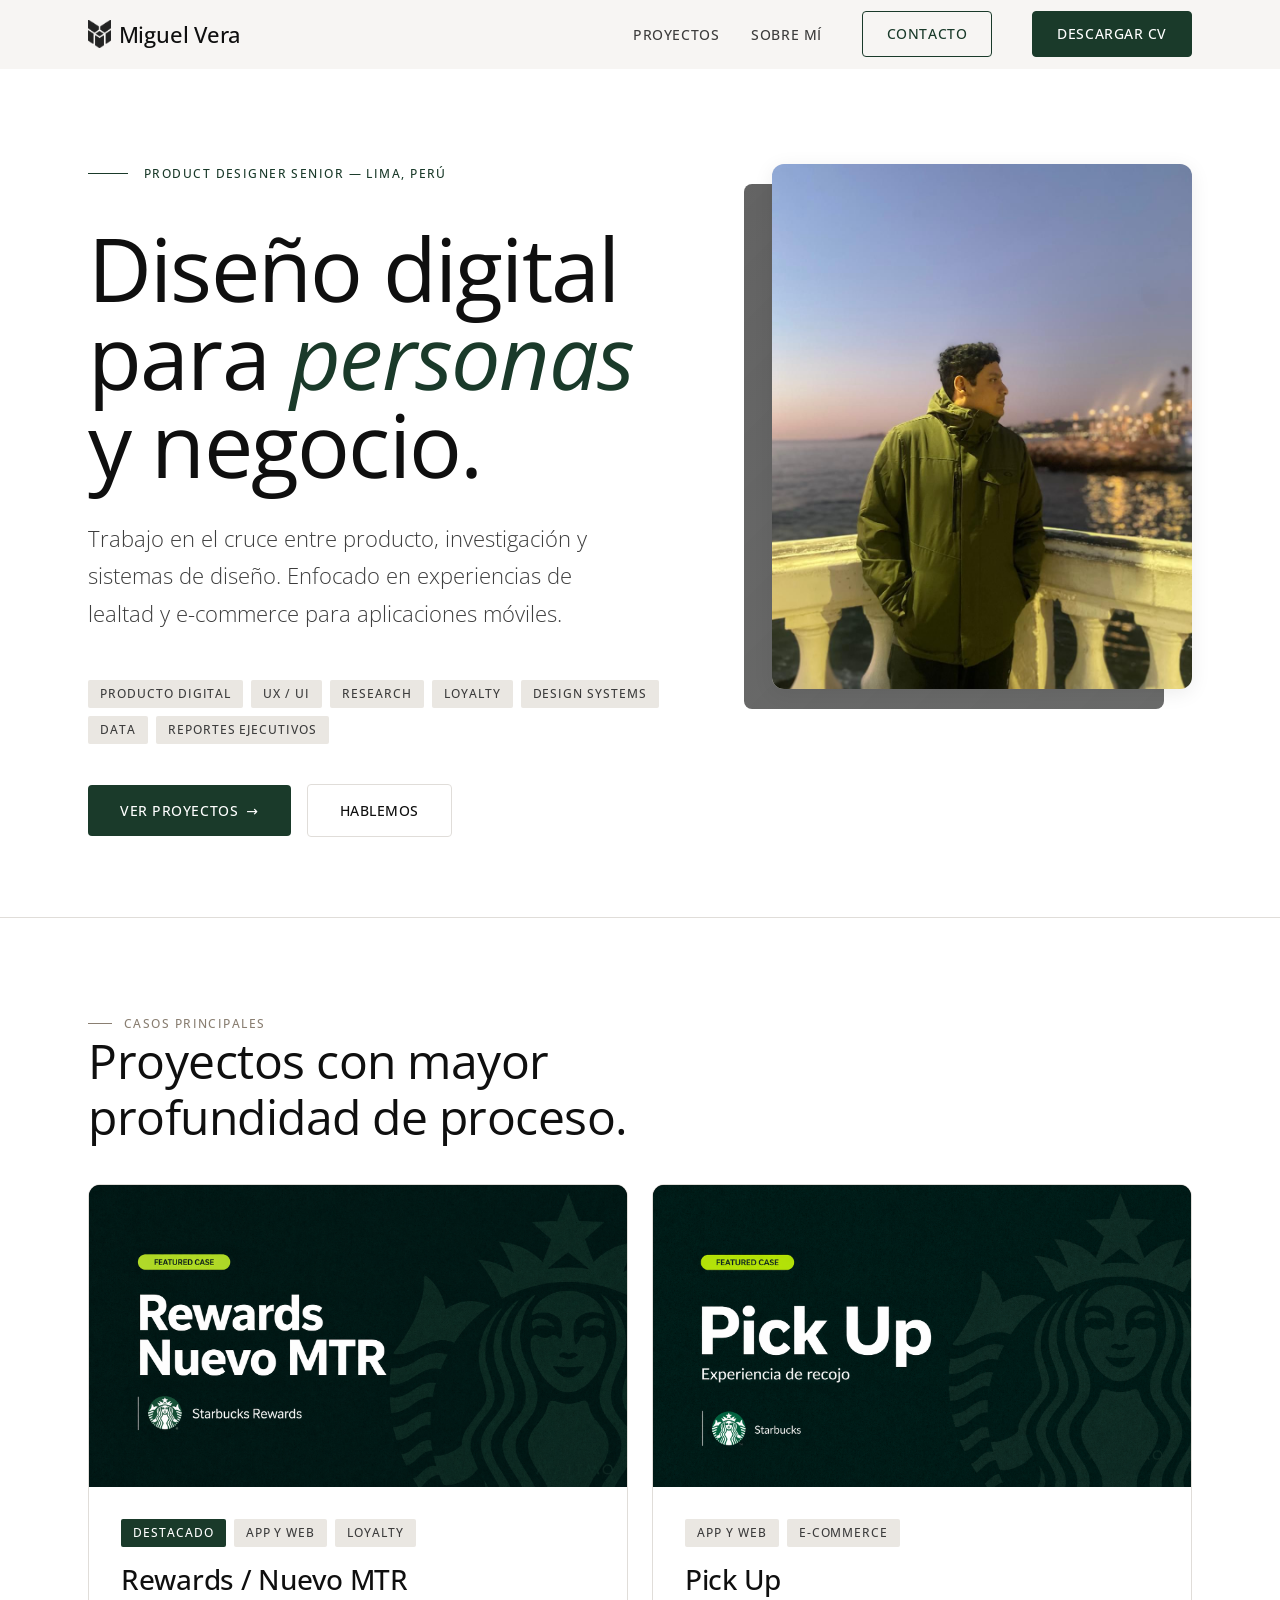
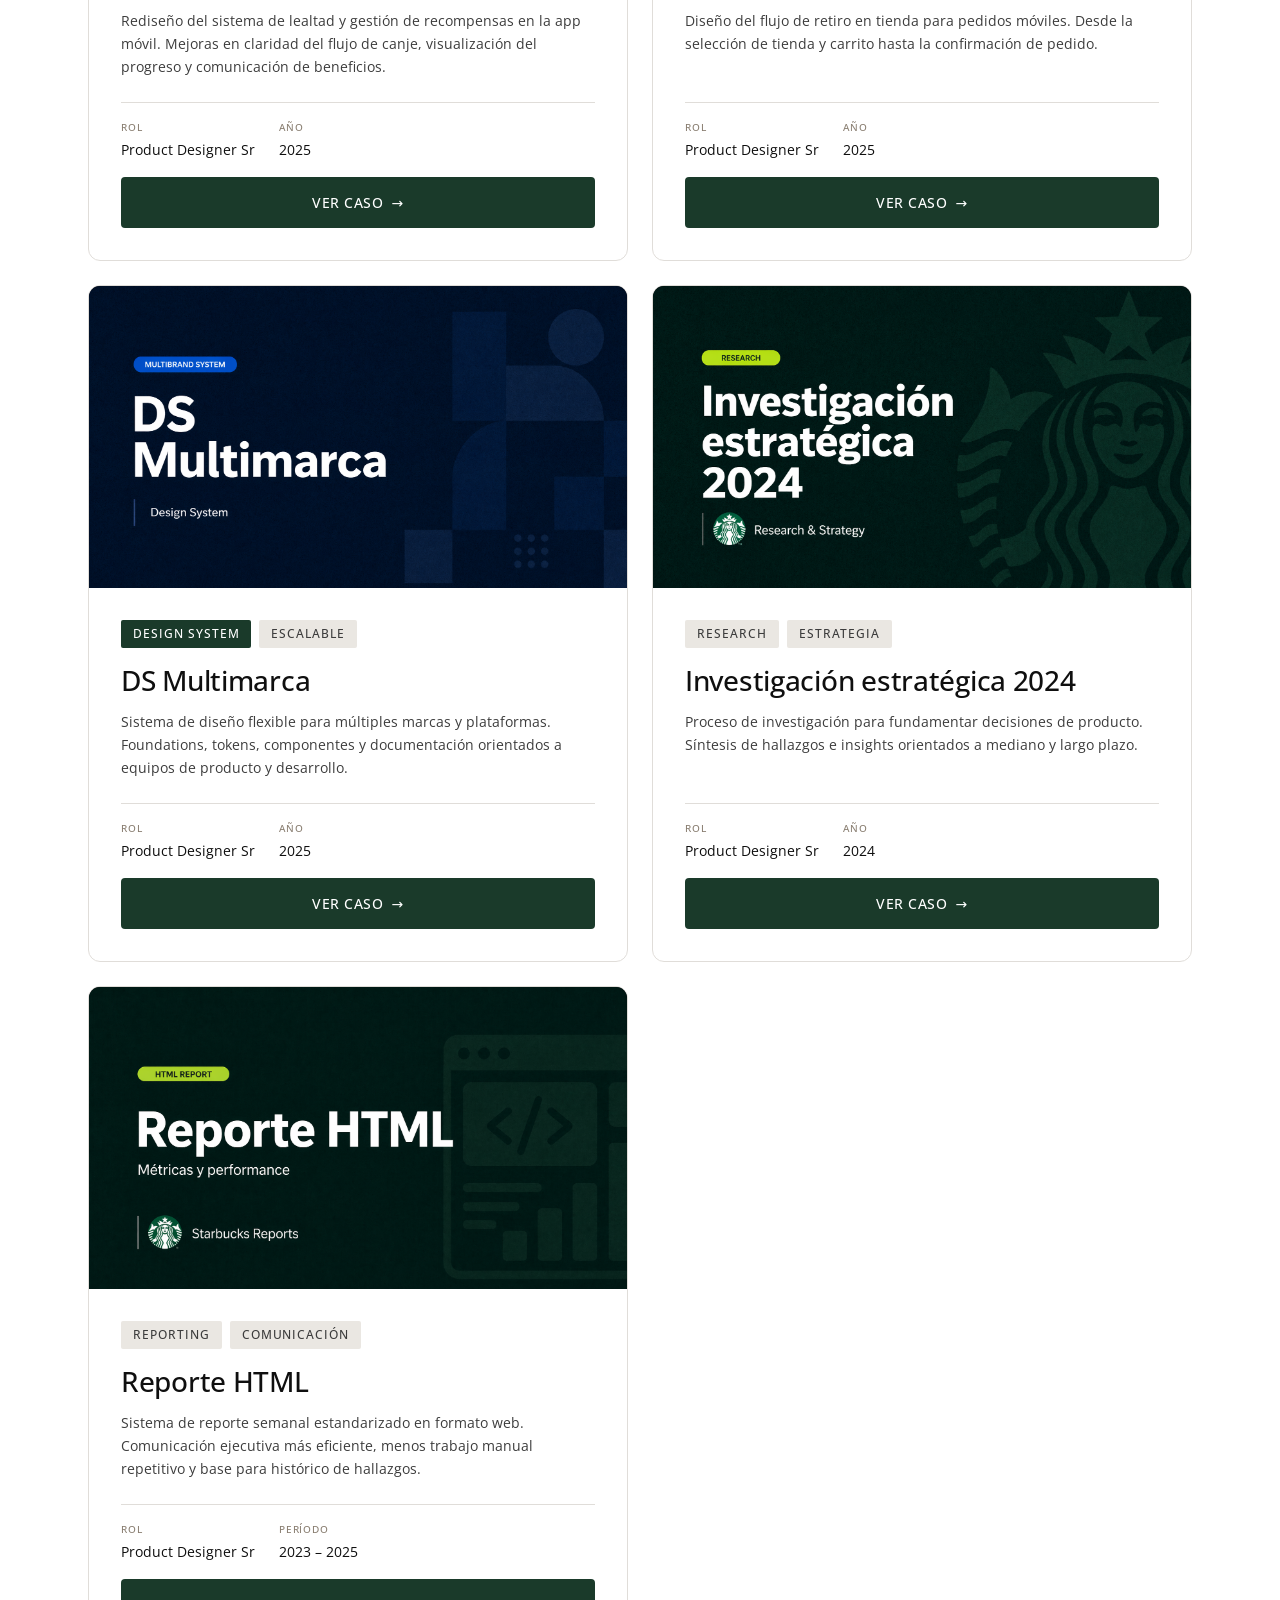
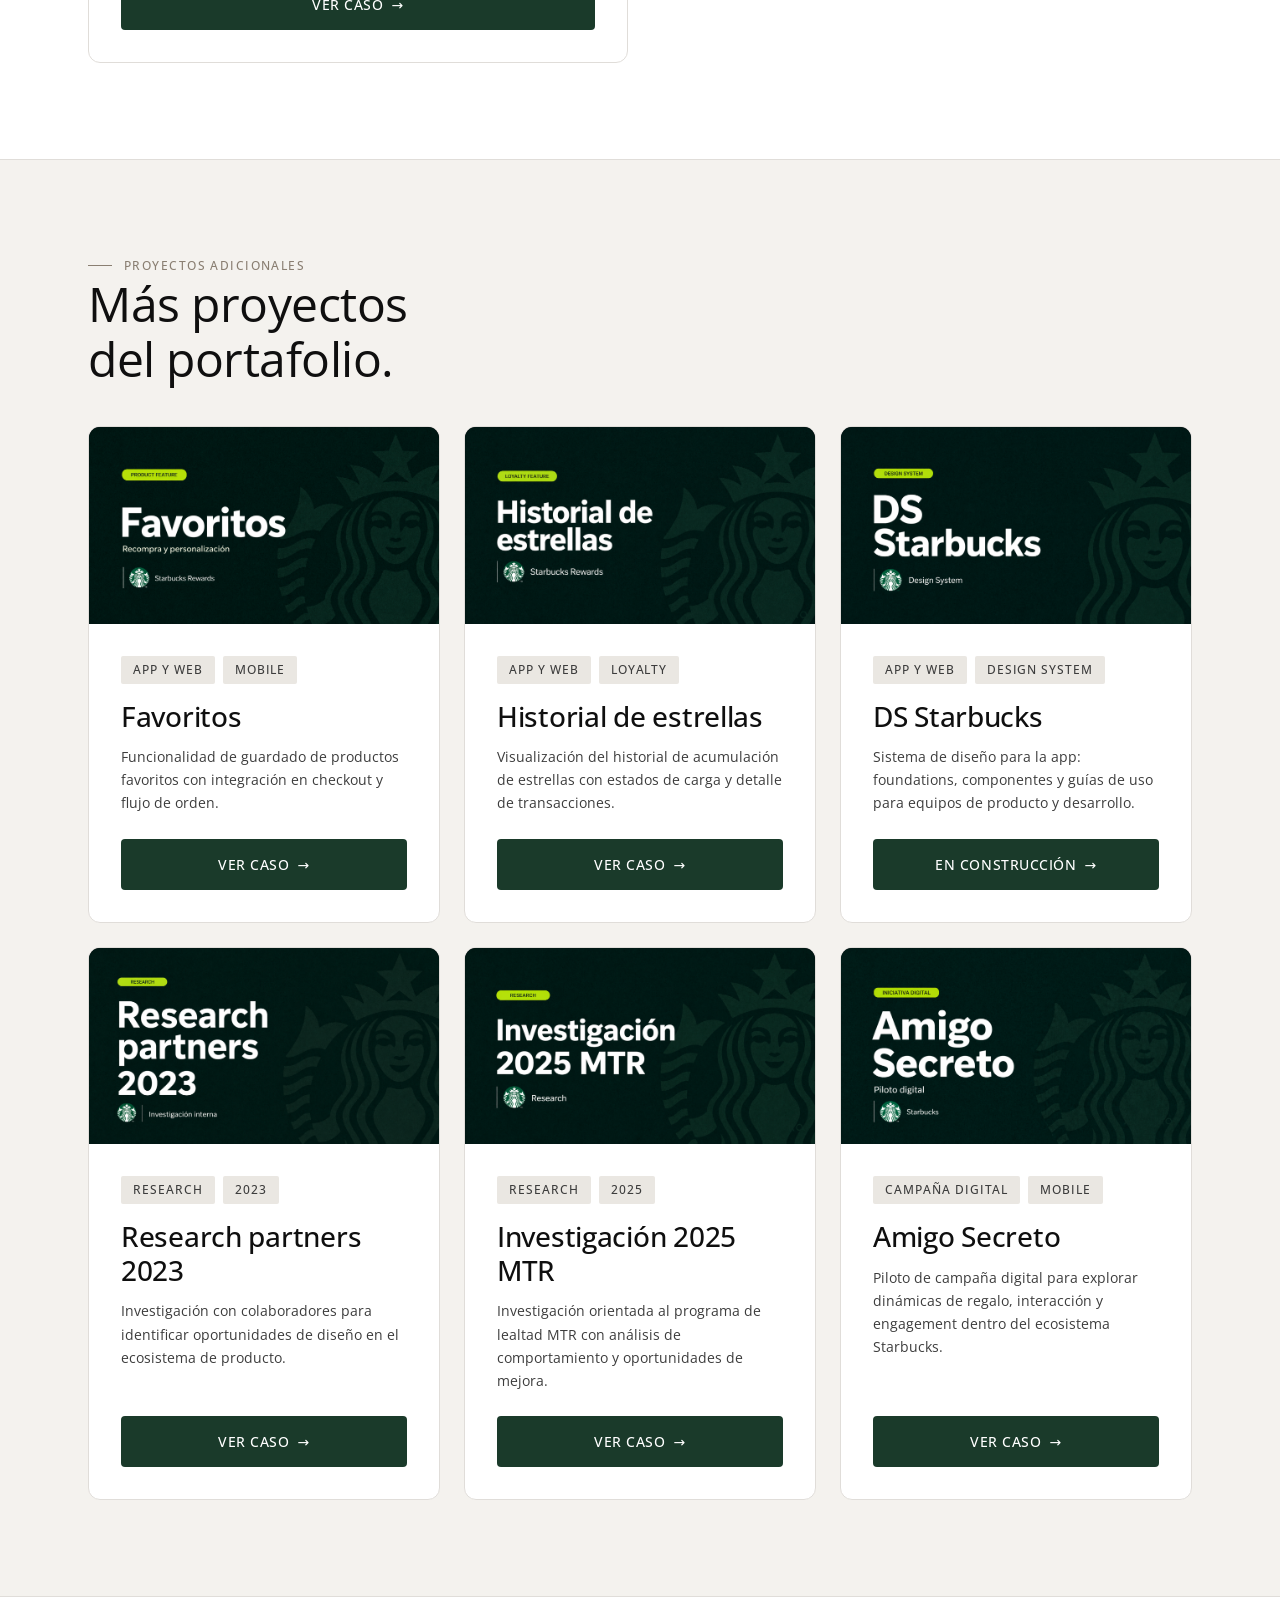
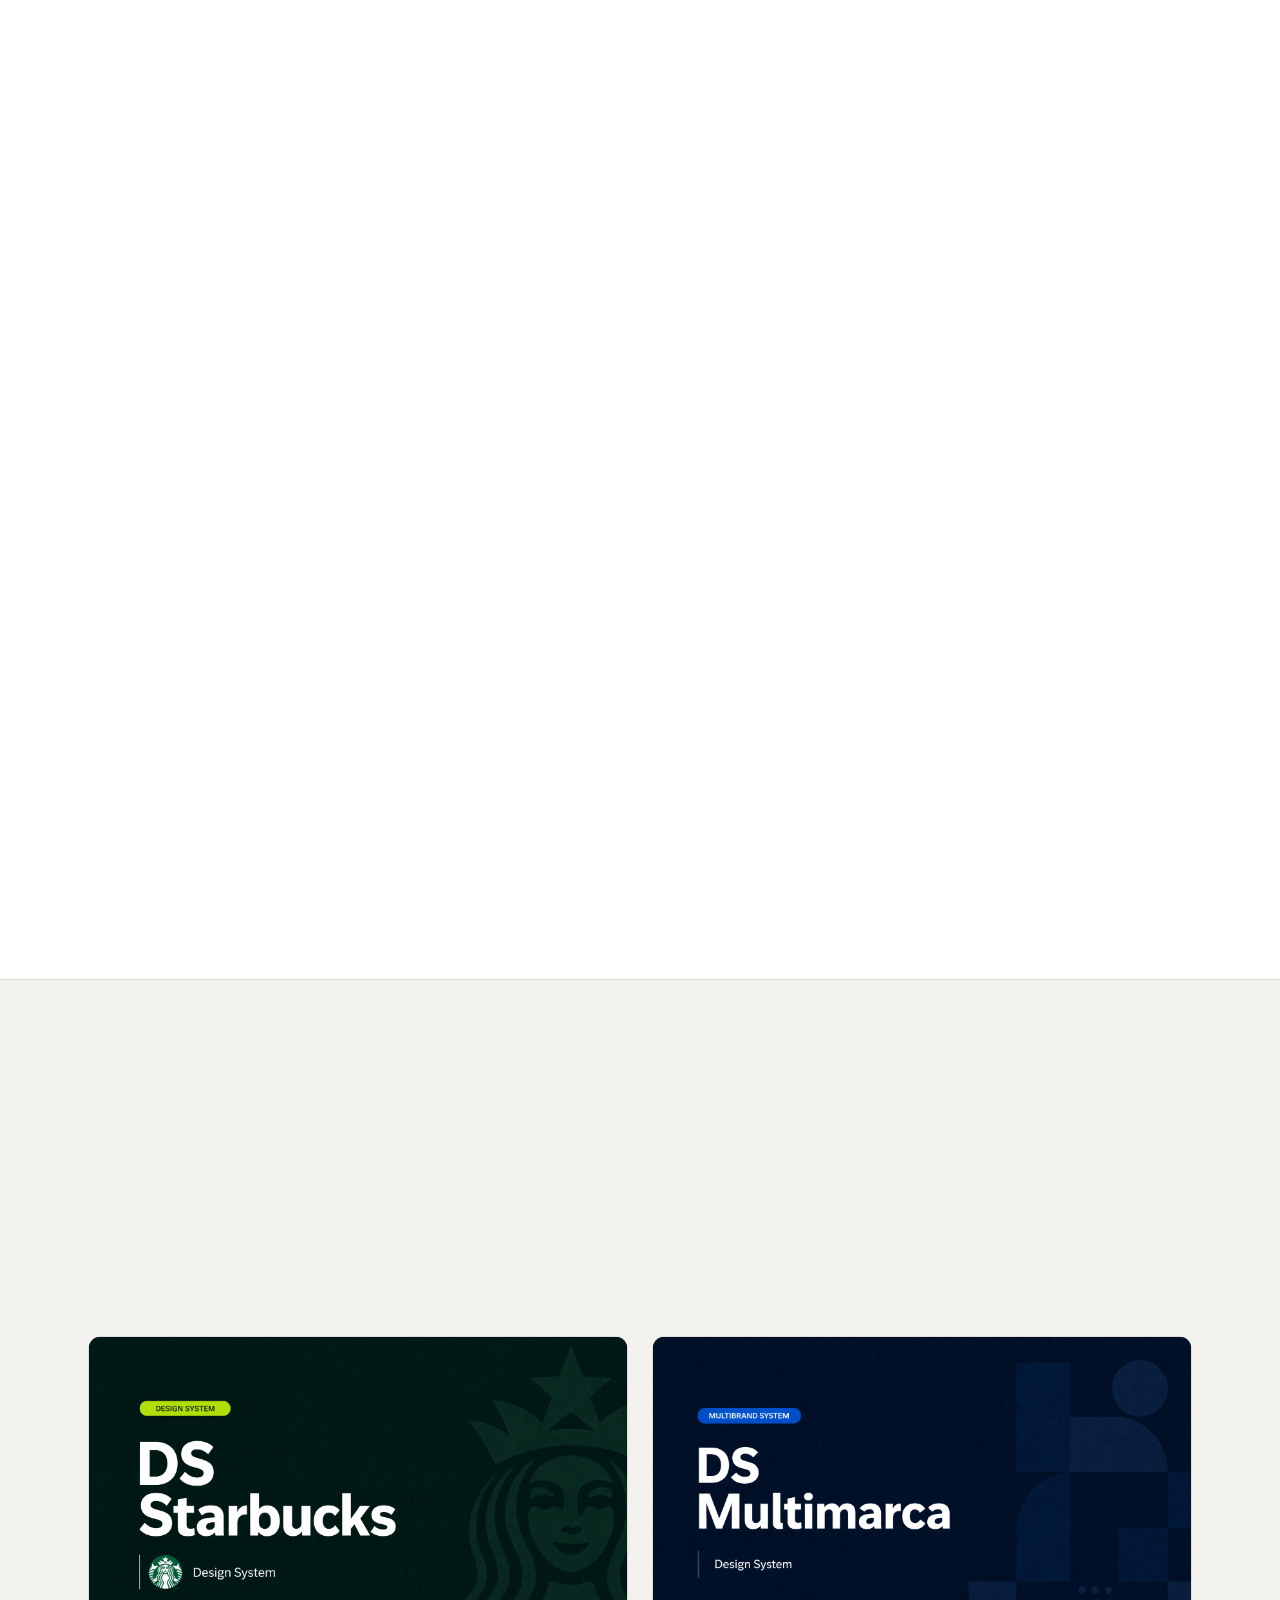
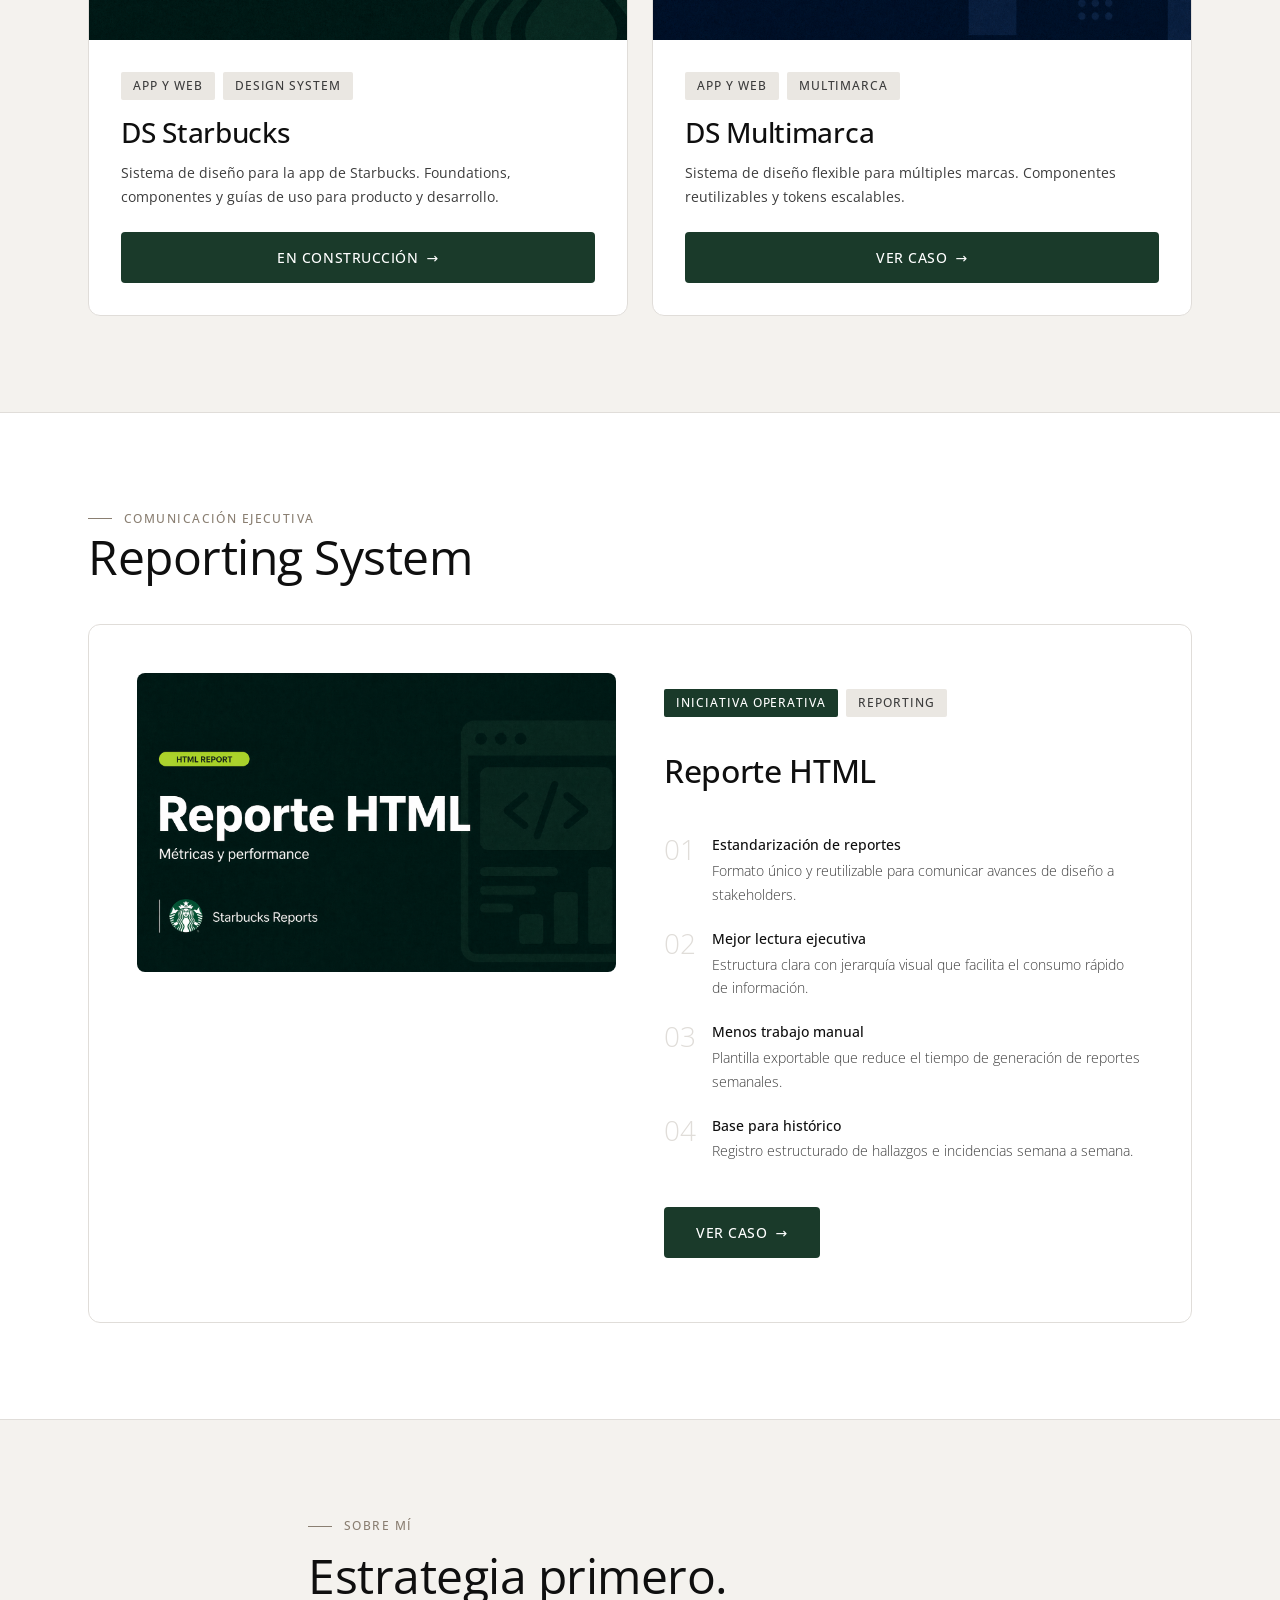
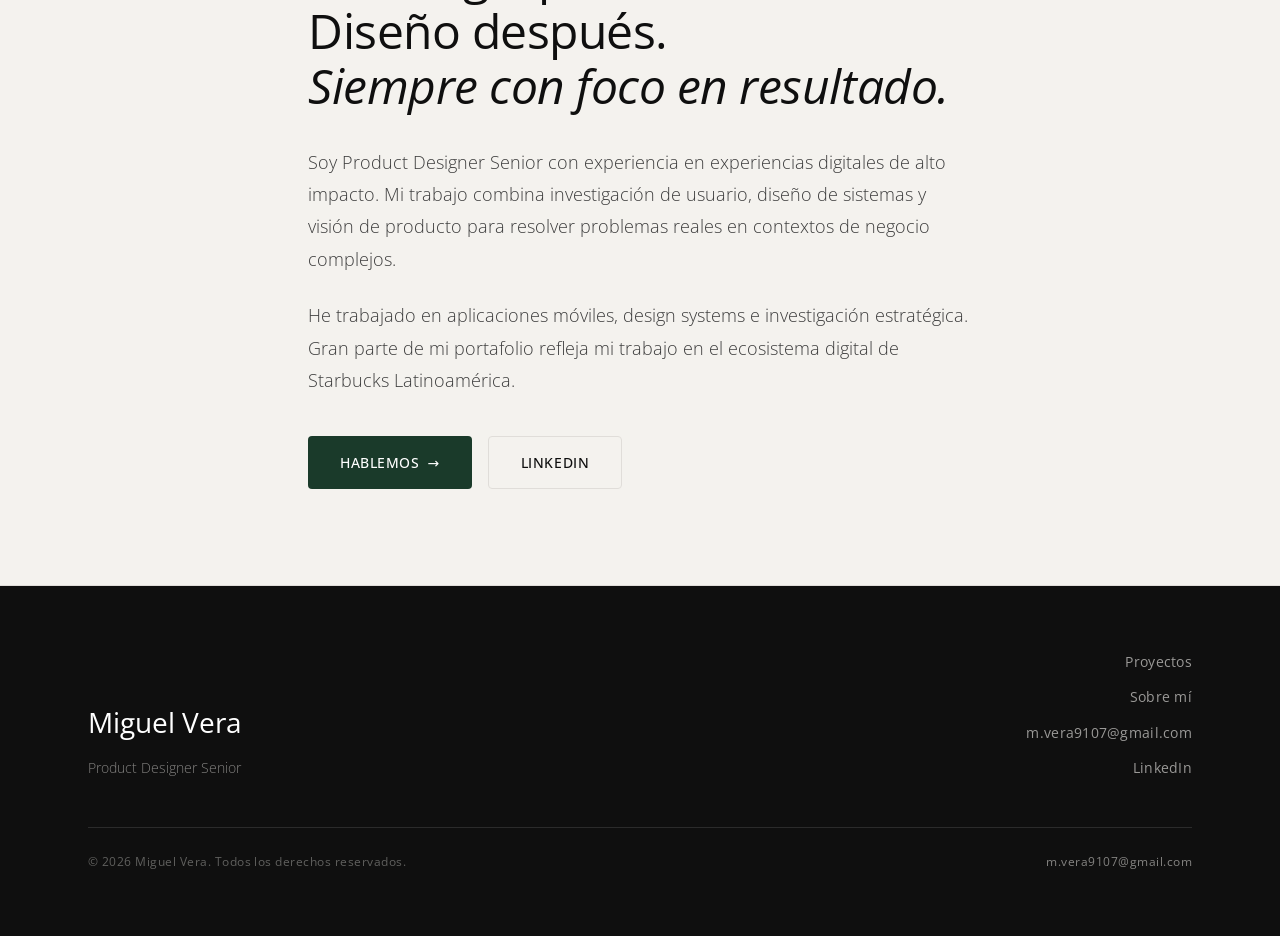
<file: index.html>
<!DOCTYPE html>
<html lang="es">
<head>
  <meta charset="UTF-8" />
  <meta name="viewport" content="width=device-width, initial-scale=1.0" />
  <meta name="description" content="Miguel Vera — Product Designer Senior. Producto digital, UX/UI, Research, Loyalty, Design Systems y Reportes ejecutivos." />
  <meta name="robots" content="index, follow" />

  <meta property="og:type" content="website" />
  <meta property="og:title" content="Miguel Vera — Product Designer Senior" />
  <meta property="og:description" content="Producto digital, UX/UI, Research, Loyalty, Design Systems y Reportes ejecutivos." />
  <meta property="og:url" content="https://[TU-DOMINIO].com" />
  <meta property="og:image" content="assets/profile/profile-photo.jpeg" />

  <meta name="twitter:card" content="summary_large_image" />
  <meta name="twitter:title" content="Miguel Vera — Product Designer Senior" />

  <title>Miguel Vera — Product Designer Senior</title>

  <link rel="icon" href="assets/favicon/favicon.ico" type="image/x-icon" />
  <link rel="stylesheet" href="styles.css" />
  <link rel="preconnect" href="https://fonts.googleapis.com" />
  <link rel="preconnect" href="https://fonts.gstatic.com" crossorigin />
</head>
<body class="page-home">

  <header class="site-header" role="banner">
    <div class="container">
      <div class="header-inner">
        <button class="menu-toggle" aria-label="Abrir menú" aria-expanded="false" aria-controls="mobile-nav">
          <span></span>
          <span></span>
          <span></span>
        </button>
        <a href="index.html" class="header-logo" aria-label="Inicio">
          <img src="assets/logo/personal-logo.png" alt="" onerror="this.style.display='none';" />
          Miguel Vera
        </a>
        <nav class="site-nav" role="navigation" aria-label="Navegación principal">
          <ul class="nav-links" role="list">
            <li><a href="#proyectos" class="nav-link">Proyectos</a></li>
            <li><a href="#sobre-mi" class="nav-link">Sobre mí</a></li>
          </ul>
          <a href="mailto:m.vera9107@gmail.com" class="nav-cta">Contacto</a>
          <a href="assets/resume/miguel-vera-cv-2025.pdf" class="nav-cv" download>Descargar CV</a>
        </nav>
      </div>
    </div>
    <nav class="mobile-nav" id="mobile-nav" role="navigation" aria-label="Navegación móvil">
      <a href="#proyectos" class="nav-link">Proyectos</a>
      <a href="#sobre-mi" class="nav-link">Sobre mí</a>
      <a href="mailto:m.vera9107@gmail.com" class="nav-link">Contacto</a>
      <a href="assets/resume/CV-Miguel-Vera.pdf" class="nav-link nav-link--cv" download target="_blank" rel="noopener noreferrer">Descargar CV</a>
    </nav>
  </header>

  <main>

    <!-- ============================================================
         SECCIÓN 1: HERO
         ============================================================ -->
    <section class="hero hero--split" aria-labelledby="hero-title">
      <div class="container">
        <div class="hero-split-layout">

          <div class="hero-split-text">
            <div class="hero-eyebrow">
              <span class="hero-eyebrow-line" aria-hidden="true"></span>
              <span class="hero-eyebrow-text">Product Designer Senior &mdash; Lima, Perú</span>
            </div>

            <h1 class="hero-title" id="hero-title">
              Diseño digital<br />
              para <em>personas</em><br />
              y negocio.
            </h1>

            <p class="hero-subtitle">
              Trabajo en el cruce entre producto, investigación y sistemas de diseño.
              Enfocado en experiencias de lealtad y e-commerce para aplicaciones móviles.
            </p>

            <div class="hero-tags">
              <span class="tag">Producto digital</span>
              <span class="tag">UX / UI</span>
              <span class="tag">Research</span>
              <span class="tag">Loyalty</span>
              <span class="tag">Design Systems</span>
              <span class="tag">Data</span>
              <span class="tag">Reportes ejecutivos</span>
            </div>

            <div class="hero-actions">
              <a href="#proyectos" class="btn btn--primary">
                Ver proyectos
                <span class="btn-arrow" aria-hidden="true">&rarr;</span>
              </a>
              <a href="mailto:m.vera9107@gmail.com" class="btn btn--outline">Hablemos</a>
            </div>
          </div>

          <div class="hero-split-portrait">
            <span class="hero-portrait-accent" aria-hidden="true"></span>
            <div class="hero-portrait-frame">
              <img
                src="assets/profile/profile-photo.jpeg"
                alt="Miguel Vera — Product Designer Senior"
                class="hero-portrait-img"
                loading="eager"
                onerror="this.style.display='none';"
              />
            </div>
          </div>

        </div>
      </div>
    </section>


    <!-- ============================================================
         SECCIÓN 2: FEATURED CASE STUDIES
         ============================================================ -->
    <section class="section" id="proyectos" aria-labelledby="featured-title">
      <div class="container">

        <div class="section-header animate-on-scroll">
          <div>
            <p class="section-label">Casos principales</p>
            <h2 class="section-title" id="featured-title">
              Proyectos con mayor<br />profundidad de proceso.
            </h2>
          </div>
        </div>

        <!-- GRID: Rewards / Nuevo MTR + Pick Up + Nueva Home -->
        <!-- GRID: Casos principales -->
<div class="projects-grid--carousel-wrap">
  <div class="projects-grid projects-grid--carousel animate-on-scroll delay-1" style="margin-top: var(--space-6);">

    <article class="project-card">
      <div class="project-card-image">
        <img
          src="assets/projects/rewards-mtr-cover.png"
          alt="Rewards / Nuevo MTR — portada"
          loading="lazy"
          onerror="this.style.display='none'; this.nextElementSibling.style.display='flex';"
        />
        <div class="img-placeholder" aria-hidden="true">
          <svg class="img-placeholder-icon" viewBox="0 0 24 24" fill="none" stroke="currentColor" stroke-width="1"><rect x="3" y="3" width="18" height="18" rx="2"/><circle cx="8.5" cy="8.5" r="1.5"/><polyline points="21 15 16 10 5 21"/></svg>
        </div>
      </div>

      <div class="project-card-content">
        <div class="project-card-tags">
          <span class="tag tag--accent">Destacado</span>
          <span class="tag">App y Web</span>
          <span class="tag">Loyalty</span>
        </div>

        <h3 class="project-card-title">Rewards / Nuevo MTR</h3>

        <p class="project-card-desc">
          Rediseño del sistema de lealtad y gestión de recompensas en la app móvil. Mejoras en claridad del flujo de canje, visualización del progreso y comunicación de beneficios.
        </p>

        <div class="case-meta" style="border-top:1px solid var(--color-border); padding-top:var(--space-4); margin-bottom:var(--space-4);">
          <div class="case-meta-item">
            <span class="case-meta-label">Rol</span>
            <span class="case-meta-value">Product Designer Sr</span>
          </div>
          <div class="case-meta-item">
            <span class="case-meta-label">Año</span>
            <span class="case-meta-value">2025</span>
          </div>
        </div>

        <a href="case-rewards-mtr.html" class="btn btn--primary">
          Ver caso <span class="btn-arrow" aria-hidden="true">&rarr;</span>
        </a>
      </div>
    </article>

    <article class="project-card">
      <div class="project-card-image">
        <img
          src="assets/projects/pickup-cover.png"
          alt="Pick Up — portada"
          loading="lazy"
          onerror="this.style.display='none'; this.nextElementSibling.style.display='flex';"
        />
        <div class="img-placeholder" aria-hidden="true">
          <svg class="img-placeholder-icon" viewBox="0 0 24 24" fill="none" stroke="currentColor" stroke-width="1"><rect x="3" y="3" width="18" height="18" rx="2"/><circle cx="8.5" cy="8.5" r="1.5"/><polyline points="21 15 16 10 5 21"/></svg>
        </div>
      </div>

      <div class="project-card-content">
        <div class="project-card-tags">
          <span class="tag">App y Web</span>
          <span class="tag">E-commerce</span>
        </div>

        <h3 class="project-card-title">Pick Up</h3>

        <p class="project-card-desc">
          Diseño del flujo de retiro en tienda para pedidos móviles. Desde la selección de tienda y carrito hasta la confirmación de pedido.
        </p>

        <div class="case-meta" style="border-top:1px solid var(--color-border); padding-top:var(--space-4); margin-bottom:var(--space-4);">
          <div class="case-meta-item">
            <span class="case-meta-label">Rol</span>
            <span class="case-meta-value">Product Designer Sr</span>
          </div>
          <div class="case-meta-item">
            <span class="case-meta-label">Año</span>
            <span class="case-meta-value">2025</span>
          </div>
        </div>

        <a href="case-pickup.html" class="btn btn--primary">
          Ver caso <span class="btn-arrow" aria-hidden="true">&rarr;</span>
        </a>
      </div>
    </article>

    <article class="project-card is-hidden">

      <div class="project-card-image">
        <img
          src="assets/projects/nueva-home-cover.png"
          alt="Nueva Home — portada"
          loading="lazy"
          onerror="this.style.display='none'; this.nextElementSibling.style.display='flex';"
        />
        <div class="img-placeholder" aria-hidden="true">
          <svg class="img-placeholder-icon" viewBox="0 0 24 24" fill="none" stroke="currentColor" stroke-width="1"><rect x="3" y="3" width="18" height="18" rx="2"/><circle cx="8.5" cy="8.5" r="1.5"/><polyline points="21 15 16 10 5 21"/></svg>
        </div>
      </div>

      <div class="project-card-content">
        <div class="project-card-tags">
          <span class="tag">App y Web</span>
          <span class="tag">UX / UI</span>
        </div>

        <h3 class="project-card-title">Nueva Home</h3>

        <p class="project-card-desc">
          Rediseño de la pantalla principal de la app con foco en jerarquía visual, personalización contextual y accesibilidad.
        </p>

        <div class="case-meta" style="border-top:1px solid var(--color-border); padding-top:var(--space-4); margin-bottom:var(--space-4);">
          <div class="case-meta-item">
            <span class="case-meta-label">Rol</span>
            <span class="case-meta-value">Product Designer Sr</span>
          </div>
          <div class="case-meta-item">
            <span class="case-meta-label">Año</span>
            <span class="case-meta-value">2025</span>
          </div>
        </div>

        <a href="case-nueva-home.html" class="btn btn--primary">
          Ver caso <span class="btn-arrow" aria-hidden="true">&rarr;</span>
        </a>
      </div>
    </article>

    <article class="project-card">
      <div class="project-card-image">
        <img
          src="assets/projects/ds-multimarca-cover.png"
          alt="DS Multimarca — portada"
          loading="lazy"
          onerror="this.style.display='none'; this.nextElementSibling.style.display='flex';"
        />
        <div class="img-placeholder" aria-hidden="true">
          <svg class="img-placeholder-icon" viewBox="0 0 24 24" fill="none" stroke="currentColor" stroke-width="1"><rect x="3" y="3" width="18" height="18" rx="2"/><circle cx="8.5" cy="8.5" r="1.5"/><polyline points="21 15 16 10 5 21"/></svg>
        </div>
      </div>

      <div class="project-card-content">
        <div class="project-card-tags">
          <span class="tag tag--accent">Design System</span>
          <span class="tag">Escalable</span>
        </div>

        <h3 class="project-card-title">DS Multimarca</h3>

        <p class="project-card-desc">
          Sistema de diseño flexible para múltiples marcas y plataformas. Foundations, tokens, componentes y documentación orientados a equipos de producto y desarrollo.
        </p>

        <div class="case-meta" style="border-top:1px solid var(--color-border); padding-top:var(--space-4); margin-bottom:var(--space-4);">
          <div class="case-meta-item">
            <span class="case-meta-label">Rol</span>
            <span class="case-meta-value">Product Designer Sr</span>
          </div>
          <div class="case-meta-item">
            <span class="case-meta-label">Año</span>
            <span class="case-meta-value">2025</span>
          </div>
        </div>

        <a href="case-ds-multimarca.html" class="btn btn--primary">
          Ver caso <span class="btn-arrow" aria-hidden="true">&rarr;</span>
        </a>
      </div>
    </article>

    <article class="project-card">
            <div class="project-card-image">
              <img
                src="assets/projects/research-2024-cover.png"
                alt="Investigación estratégica 2024 — portada"
                loading="lazy"
                onerror="this.style.display='none'; this.nextElementSibling.style.display='flex';"
              />
              <div class="img-placeholder" aria-hidden="true">
                <svg class="img-placeholder-icon" viewBox="0 0 24 24" fill="none" stroke="currentColor" stroke-width="1"><rect x="3" y="3" width="18" height="18" rx="2"/><circle cx="8.5" cy="8.5" r="1.5"/><polyline points="21 15 16 10 5 21"/></svg>
              </div>
            </div>
            <div class="project-card-content">
              <div class="project-card-tags">
                <span class="tag">Research</span>
                <span class="tag">Estrategia</span>
              </div>
              <h3 class="project-card-title">Investigación estratégica 2024</h3>
              <p class="project-card-desc">
                Proceso de investigación para fundamentar decisiones de producto. Síntesis de hallazgos e insights orientados a mediano y largo plazo.
              </p>
              <div class="case-meta" style="border-top:1px solid var(--color-border); padding-top:var(--space-4); margin-bottom:var(--space-4);">
                <div class="case-meta-item"><span class="case-meta-label">Rol</span><span class="case-meta-value">Product Designer Sr</span></div>
                <div class="case-meta-item"><span class="case-meta-label">Año</span><span class="case-meta-value">2024</span></div>
              </div>
              <a href="case-research-2024.html" class="btn btn--primary">
                Ver caso <span class="btn-arrow" aria-hidden="true">&rarr;</span>
              </a>
            </div>
    </article>

  </div>
</div>  
        </article>

        <!-- GRID: Research 2024 + Reporte HTML -->
        <div class="projects-grid--carousel-wrap">
        <div class="projects-grid projects-grid--carousel animate-on-scroll" style="margin-top: var(--space-6);">


          <article class="project-card">
            <div class="project-card-image">
              <img
                src="assets/projects/reporte-cover.png"
                alt="Reporte HTML — portada"
                loading="lazy"
                onerror="this.style.display='none'; this.nextElementSibling.style.display='flex';"
              />
              <div class="img-placeholder" aria-hidden="true">
                <svg class="img-placeholder-icon" viewBox="0 0 24 24" fill="none" stroke="currentColor" stroke-width="1"><rect x="3" y="3" width="18" height="18" rx="2"/><circle cx="8.5" cy="8.5" r="1.5"/><polyline points="21 15 16 10 5 21"/></svg>
              </div>
            </div>
            <div class="project-card-content">
              <div class="project-card-tags">
                <span class="tag">Reporting</span>
                <span class="tag">Comunicación</span>
              </div>
              <h3 class="project-card-title">Reporte HTML</h3>
              <p class="project-card-desc">
                Sistema de reporte semanal estandarizado en formato web. Comunicación ejecutiva más eficiente, menos trabajo manual repetitivo y base para histórico de hallazgos.
              </p>
              <div class="case-meta" style="border-top:1px solid var(--color-border); padding-top:var(--space-4); margin-bottom:var(--space-4);">
                <div class="case-meta-item"><span class="case-meta-label">Rol</span><span class="case-meta-value">Product Designer Sr</span></div>
                <div class="case-meta-item"><span class="case-meta-label">Período</span><span class="case-meta-value">2023 – 2025</span></div>
              </div>
              <a href="case-reporte-html.html" class="btn btn--primary">
                Ver caso <span class="btn-arrow" aria-hidden="true">&rarr;</span>
              </a>
            </div>
          </article>

        </div>
        </div><!-- /.projects-grid--carousel-wrap -->

      </div>
    </section>


    <!-- ============================================================
         SECCIÓN 3: PRODUCT HIGHLIGHTS
         ============================================================ -->
    <section class="section section--alt" aria-labelledby="highlights-title">
      <div class="container">

        <div class="section-header animate-on-scroll">
          <div>
            <p class="section-label">Proyectos adicionales</p>
            <h2 class="section-title" id="highlights-title">
              Más proyectos<br />del portafolio.
            </h2>
          </div>
        </div>

        <div class="projects-grid--carousel-wrap">
        <div class="projects-grid projects-grid--3 projects-grid--carousel animate-on-scroll delay-1">

          <!-- Favoritos -->
          <article class="project-card">
            <div class="project-card-image">
              <img src="assets/projects/favoritos-cover.png" alt="Favoritos — portada" loading="lazy" onerror="this.style.display='none'; this.nextElementSibling.style.display='flex';" />
              <div class="img-placeholder" aria-hidden="true"><svg class="img-placeholder-icon" viewBox="0 0 24 24" fill="none" stroke="currentColor" stroke-width="1"><rect x="3" y="3" width="18" height="18" rx="2"/><circle cx="8.5" cy="8.5" r="1.5"/><polyline points="21 15 16 10 5 21"/></svg></div>
            </div>
            <div class="project-card-content">
              <div class="project-card-tags"><span class="tag">App y Web</span><span class="tag">Mobile</span></div>
              <h3 class="project-card-title">Favoritos</h3>
              <p class="project-card-desc">Funcionalidad de guardado de productos favoritos con integración en checkout y flujo de orden.</p>
              <a href="case-favoritos.html" class="btn btn--primary">Ver caso <span class="btn-arrow" aria-hidden="true">&rarr;</span></a>
            </div>
          </article>

          <!-- Historial de estrellas -->
          <article class="project-card">
            <div class="project-card-image">
              <img src="assets/projects/historial-cover.png" alt="Historial de estrellas — portada" loading="lazy" onerror="this.style.display='none'; this.nextElementSibling.style.display='flex';" />
              <div class="img-placeholder" aria-hidden="true"><svg class="img-placeholder-icon" viewBox="0 0 24 24" fill="none" stroke="currentColor" stroke-width="1"><rect x="3" y="3" width="18" height="18" rx="2"/><circle cx="8.5" cy="8.5" r="1.5"/><polyline points="21 15 16 10 5 21"/></svg></div>
            </div>
            <div class="project-card-content">
              <div class="project-card-tags"><span class="tag">App y Web</span><span class="tag">Loyalty</span></div>
              <h3 class="project-card-title">Historial de estrellas</h3>
              <p class="project-card-desc">Visualización del historial de acumulación de estrellas con estados de carga y detalle de transacciones.</p>
              <a href="case-historial-estrellas.html" class="btn btn--primary">Ver caso <span class="btn-arrow" aria-hidden="true">&rarr;</span></a>
            </div>
          </article>

          <!-- DS Starbucks -->
          <article class="project-card">
            <div class="project-card-image">
              <img src="assets/projects/ds-starbucks-cover.png" alt="DS Starbucks — portada" loading="lazy" onerror="this.style.display='none'; this.nextElementSibling.style.display='flex';" />
              <div class="img-placeholder" aria-hidden="true"><svg class="img-placeholder-icon" viewBox="0 0 24 24" fill="none" stroke="currentColor" stroke-width="1"><rect x="3" y="3" width="18" height="18" rx="2"/><circle cx="8.5" cy="8.5" r="1.5"/><polyline points="21 15 16 10 5 21"/></svg></div>
            </div>
            <div class="project-card-content">
              <div class="project-card-tags"><span class="tag">App y Web</span><span class="tag">Design System</span></div>
              <h3 class="project-card-title">DS Starbucks</h3>
              <p class="project-card-desc">Sistema de diseño para la app: foundations, componentes y guías de uso para equipos de producto y desarrollo.</p>
              <a href="#" class="btn btn--primary" aria-label="Caso en construcción">En construcción <span class="btn-arrow" aria-hidden="true">&rarr;</span></a>
            </div>
          </article>

          <!-- Research partners 2023 -->
          <article class="project-card">
            <div class="project-card-image">
              <img src="assets/projects/research-2023-cover.png" alt="Research partners 2023 — portada" loading="lazy" onerror="this.style.display='none'; this.nextElementSibling.style.display='flex';" />
              <div class="img-placeholder" aria-hidden="true"><svg class="img-placeholder-icon" viewBox="0 0 24 24" fill="none" stroke="currentColor" stroke-width="1"><rect x="3" y="3" width="18" height="18" rx="2"/><circle cx="8.5" cy="8.5" r="1.5"/><polyline points="21 15 16 10 5 21"/></svg></div>
            </div>
            <div class="project-card-content">
              <div class="project-card-tags"><span class="tag">Research</span><span class="tag">2023</span></div>
              <h3 class="project-card-title">Research partners 2023</h3>
              <p class="project-card-desc">Investigación con colaboradores para identificar oportunidades de diseño en el ecosistema de producto.</p>
              <a href="case-research-2023.html" class="btn btn--primary">Ver caso <span class="btn-arrow" aria-hidden="true">&rarr;</span></a>
            </div>
          </article>

          <!-- Investigación 2025 MTR -->
          <article class="project-card">
            <div class="project-card-image">
              <img src="assets/projects/research-2025-cover.png" alt="Investigación 2025 MTR — portada" loading="lazy" onerror="this.style.display='none'; this.nextElementSibling.style.display='flex';" />
              <div class="img-placeholder" aria-hidden="true"><svg class="img-placeholder-icon" viewBox="0 0 24 24" fill="none" stroke="currentColor" stroke-width="1"><rect x="3" y="3" width="18" height="18" rx="2"/><circle cx="8.5" cy="8.5" r="1.5"/><polyline points="21 15 16 10 5 21"/></svg></div>
            </div>
            <div class="project-card-content">
              <div class="project-card-tags"><span class="tag">Research</span><span class="tag">2025</span></div>
              <h3 class="project-card-title">Investigación 2025 MTR</h3>
              <p class="project-card-desc">Investigación orientada al programa de lealtad MTR con análisis de comportamiento y oportunidades de mejora.</p>
              <a href="case-research-2025-mtr.html" class="btn btn--primary">Ver caso <span class="btn-arrow" aria-hidden="true">&rarr;</span></a>
            </div>
          </article>

          <!-- Amigo Secreto -->
          <article class="project-card">
            <div class="project-card-image">
              <img src="assets/projects/amigo-secreto-cover.png" alt="Amigo Secreto — portada" loading="lazy" onerror="this.style.display='none'; this.nextElementSibling.style.display='flex';" />
              <div class="img-placeholder" aria-hidden="true"><svg class="img-placeholder-icon" viewBox="0 0 24 24" fill="none" stroke="currentColor" stroke-width="1"><rect x="3" y="3" width="18" height="18" rx="2"/><circle cx="8.5" cy="8.5" r="1.5"/><polyline points="21 15 16 10 5 21"/></svg></div>
            </div>
            <div class="project-card-content">
              <div class="project-card-tags"><span class="tag">Campaña digital</span><span class="tag">Mobile</span></div>
              <h3 class="project-card-title">Amigo Secreto</h3>
              <p class="project-card-desc">Piloto de campaña digital para explorar dinámicas de regalo, interacción y engagement dentro del ecosistema Starbucks.</p>
              <a href="case-amigo-secreto.html" class="btn btn--primary">Ver caso <span class="btn-arrow" aria-hidden="true">&rarr;</span></a>
            </div>
          </article>

        </div>
        </div><!-- /.projects-grid--carousel-wrap -->

      </div>
    </section>


    <!-- ============================================================
         SECCIÓN 4: RESEARCH & STRATEGY
         ============================================================ -->
    <section class="section" aria-labelledby="research-title">
      <div class="container">

        <div class="section-header animate-on-scroll">
          <div>
            <p class="section-label">Investigación</p>
            <h2 class="section-title" id="research-title">
              Research &amp; Strategy
            </h2>
          </div>
        </div>

        <p class="case-text animate-on-scroll" style="max-width:600px; margin-bottom:var(--space-12);">
          Procesos de investigación estratégica para orientar decisiones de producto. Trabajo cualitativo y cuantitativo con síntesis de hallazgos presentados a stakeholders.
        </p>

        <div class="projects-grid--carousel-wrap">
        <div class="projects-grid projects-grid--3 projects-grid--carousel animate-on-scroll delay-1">

          <article class="project-card">
            <div class="project-card-image">
              <img src="assets/projects/research-2023-cover.png" alt="Research partners 2023" loading="lazy" onerror="this.style.display='none'; this.nextElementSibling.style.display='flex';" />
              <div class="img-placeholder" aria-hidden="true"><svg class="img-placeholder-icon" viewBox="0 0 24 24" fill="none" stroke="currentColor" stroke-width="1"><rect x="3" y="3" width="18" height="18" rx="2"/><circle cx="8.5" cy="8.5" r="1.5"/><polyline points="21 15 16 10 5 21"/></svg></div>
            </div>
            <div class="project-card-content">
              <div class="project-card-tags"><span class="tag">Research</span><span class="tag">2023</span></div>
              <h3 class="project-card-title">Research partners 2023</h3>
              <p class="project-card-desc">Investigación con colaboradores para identificar oportunidades de diseño en el ecosistema de producto.</p>
              <a href="case-research-2023.html" class="btn btn--primary">Ver caso <span class="btn-arrow" aria-hidden="true">&rarr;</span></a>
            </div>
          </article>

          <article class="project-card">
            <div class="project-card-image">
              <img src="assets/projects/research-2024-cover.png" alt="Investigación estratégica 2024" loading="lazy" onerror="this.style.display='none'; this.nextElementSibling.style.display='flex';" />
              <div class="img-placeholder" aria-hidden="true"><svg class="img-placeholder-icon" viewBox="0 0 24 24" fill="none" stroke="currentColor" stroke-width="1"><rect x="3" y="3" width="18" height="18" rx="2"/><circle cx="8.5" cy="8.5" r="1.5"/><polyline points="21 15 16 10 5 21"/></svg></div>
            </div>
            <div class="project-card-content">
              <div class="project-card-tags"><span class="tag">Research</span><span class="tag">2024</span></div>
              <h3 class="project-card-title">Investigación estratégica 2024</h3>
              <p class="project-card-desc">Síntesis de hallazgos e insights orientados a decisiones de mediano y largo plazo.</p>
              <a href="case-research-2024.html" class="btn btn--primary">Ver caso <span class="btn-arrow" aria-hidden="true">&rarr;</span></a>
            </div>
          </article>

          <article class="project-card">
            <div class="project-card-image">
              <img src="assets/projects/research-2025-cover.png" alt="Investigación 2025 MTR" loading="lazy" onerror="this.style.display='none'; this.nextElementSibling.style.display='flex';" />
              <div class="img-placeholder" aria-hidden="true"><svg class="img-placeholder-icon" viewBox="0 0 24 24" fill="none" stroke="currentColor" stroke-width="1"><rect x="3" y="3" width="18" height="18" rx="2"/><circle cx="8.5" cy="8.5" r="1.5"/><polyline points="21 15 16 10 5 21"/></svg></div>
            </div>
            <div class="project-card-content">
              <div class="project-card-tags"><span class="tag">Research</span><span class="tag">2025</span></div>
              <h3 class="project-card-title">Investigación 2025 MTR</h3>
              <p class="project-card-desc">Investigación orientada al programa de lealtad MTR con análisis de comportamiento y oportunidades.</p>
              <a href="case-research-2025-mtr.html" class="btn btn--primary">Ver caso <span class="btn-arrow" aria-hidden="true">&rarr;</span></a>
            </div>
          </article>

        </div>
        </div><!-- /.projects-grid--carousel-wrap -->

      </div>
    </section>


    <!-- ============================================================
         SECCIÓN 5: DESIGN SYSTEMS
         ============================================================ -->
    <section class="section section--alt" aria-labelledby="ds-title">
      <div class="container">

        <div class="section-header animate-on-scroll">
          <div>
            <p class="section-label">Sistemas</p>
            <h2 class="section-title" id="ds-title">Design Systems</h2>
          </div>
        </div>

        <p class="case-text animate-on-scroll" style="max-width:600px; margin-bottom:var(--space-12);">
          Construcción y mantenimiento de sistemas de diseño escalables: foundations, componentes, tokens y documentación para equipos de producto y desarrollo.
        </p>

        <div class="projects-grid--carousel-wrap">
        <div class="projects-grid projects-grid--carousel animate-on-scroll delay-1">

          <article class="project-card">
            <div class="project-card-image">
              <img src="assets/projects/ds-starbucks-cover.png" alt="DS Starbucks" loading="lazy" onerror="this.style.display='none'; this.nextElementSibling.style.display='flex';" />
              <div class="img-placeholder" aria-hidden="true"><svg class="img-placeholder-icon" viewBox="0 0 24 24" fill="none" stroke="currentColor" stroke-width="1"><rect x="3" y="3" width="18" height="18" rx="2"/><circle cx="8.5" cy="8.5" r="1.5"/><polyline points="21 15 16 10 5 21"/></svg></div>
            </div>
            <div class="project-card-content">
              <div class="project-card-tags"><span class="tag">App y Web</span><span class="tag">Design System</span></div>
              <h3 class="project-card-title">DS Starbucks</h3>
              <p class="project-card-desc">Sistema de diseño para la app de Starbucks. Foundations, componentes y guías de uso para producto y desarrollo.</p>
              <a href="#" class="btn btn--primary">En construcción <span class="btn-arrow" aria-hidden="true">&rarr;</span></a>
            </div>
          </article>

          <article class="project-card">
            <div class="project-card-image">
              <img src="assets/projects/ds-multimarca-cover.png" alt="DS Multimarca" loading="lazy" onerror="this.style.display='none'; this.nextElementSibling.style.display='flex';" />
              <div class="img-placeholder" aria-hidden="true"><svg class="img-placeholder-icon" viewBox="0 0 24 24" fill="none" stroke="currentColor" stroke-width="1"><rect x="3" y="3" width="18" height="18" rx="2"/><circle cx="8.5" cy="8.5" r="1.5"/><polyline points="21 15 16 10 5 21"/></svg></div>
            </div>
            <div class="project-card-content">
              <div class="project-card-tags"><span class="tag">App y Web</span><span class="tag">Multimarca</span></div>
              <h3 class="project-card-title">DS Multimarca</h3>
              <p class="project-card-desc">Sistema de diseño flexible para múltiples marcas. Componentes reutilizables y tokens escalables.</p>
              <a href="case-ds-multimarca.html" class="btn btn--primary">Ver caso <span class="btn-arrow" aria-hidden="true">&rarr;</span></a>
            </div>
          </article>

        </div>
        </div><!-- /.projects-grid--carousel-wrap -->

      </div>
    </section>


    <!-- ============================================================
         SECCIÓN 6: REPORTING SYSTEM
         ============================================================ -->
    <section class="section" aria-labelledby="reporting-title">
      <div class="container">

        <div class="section-header animate-on-scroll">
          <div>
            <p class="section-label">Comunicación ejecutiva</p>
            <h2 class="section-title" id="reporting-title">Reporting System</h2>
          </div>
        </div>

        <div class="report-feature animate-on-scroll delay-1">

          <div class="report-feature-image">
            <img
              src="assets/projects/reporte-cover.png"
              alt="Reporte HTML — sistema de reporte semanal"
              loading="lazy"
              onerror="this.style.display='none'; this.nextElementSibling.style.display='flex';"
            />
            <div class="img-placeholder" style="display:none; height:100%;" aria-hidden="true">
              <svg class="img-placeholder-icon" viewBox="0 0 24 24" fill="none" stroke="currentColor" stroke-width="1"><rect x="3" y="3" width="18" height="18" rx="2"/><circle cx="8.5" cy="8.5" r="1.5"/><polyline points="21 15 16 10 5 21"/></svg>
              Cover
            </div>
          </div>

          <div class="report-feature-points">
            <div class="case-tags" style="margin-bottom:var(--space-4);">
              <span class="tag tag--accent">Iniciativa operativa</span>
              <span class="tag">Reporting</span>
            </div>
            <h3 class="case-title" style="margin-bottom:var(--space-6);">Reporte HTML</h3>

            <div class="report-point">
              <span class="report-point-num">01</span>
              <p class="report-point-text"><strong>Estandarización de reportes</strong>Formato único y reutilizable para comunicar avances de diseño a stakeholders.</p>
            </div>
            <div class="report-point">
              <span class="report-point-num">02</span>
              <p class="report-point-text"><strong>Mejor lectura ejecutiva</strong>Estructura clara con jerarquía visual que facilita el consumo rápido de información.</p>
            </div>
            <div class="report-point">
              <span class="report-point-num">03</span>
              <p class="report-point-text"><strong>Menos trabajo manual</strong>Plantilla exportable que reduce el tiempo de generación de reportes semanales.</p>
            </div>
            <div class="report-point">
              <span class="report-point-num">04</span>
              <p class="report-point-text"><strong>Base para histórico</strong>Registro estructurado de hallazgos e incidencias semana a semana.</p>
            </div>

            <a href="case-reporte-html.html" class="btn btn--primary" style="margin-top:var(--space-6); align-self:flex-start;">
              Ver caso <span class="btn-arrow" aria-hidden="true">&rarr;</span>
            </a>
          </div>

        </div>

      </div>
    </section>


    <!-- ============================================================
         SECCIÓN 7: SOBRE MÍ
         ============================================================ -->
    <section class="section section--alt" id="sobre-mi" aria-labelledby="about-title">
      <div class="container container--narrow">
        <div class="animate-on-scroll">
          <p class="section-label">Sobre mí</p>
          <h2 class="section-title" id="about-title" style="margin-top:var(--space-3); margin-bottom:var(--space-8);">
            Estrategia primero.<br />
            Diseño después.<br />
            <em>Siempre con foco en resultado.</em>
          </h2>

          <p style="font-size:var(--text-md); color:var(--color-ink-light); line-height:1.8; font-weight:300; margin-bottom:var(--space-6);">
            Soy Product Designer Senior con experiencia en experiencias digitales de alto impacto. Mi trabajo combina investigación de usuario, diseño de sistemas y visión de producto para resolver problemas reales en contextos de negocio complejos.
          </p>
          <p style="font-size:var(--text-md); color:var(--color-ink-light); line-height:1.8; font-weight:300; margin-bottom:var(--space-10);">
            He trabajado en aplicaciones móviles, design systems e investigación estratégica. Gran parte de mi portafolio refleja mi trabajo en el ecosistema digital de Starbucks Latinoamérica.
          </p>

          <div style="display:flex; gap:var(--space-4); flex-wrap:wrap;">
            <!-- Reemplazar 51999999999 por el número real de WhatsApp con prefijo de país (ej. 51XXXXXXXXX para Perú) -->
            <a href="https://wa.me/51999999999" class="btn btn--primary" target="_blank" rel="noopener noreferrer">
              Hablemos <span class="btn-arrow" aria-hidden="true">&rarr;</span>
            </a>
            <a href="https://www.linkedin.com/in/miguel-vera-salazar-ux-product/" class="btn btn--outline" target="_blank" rel="noopener noreferrer">LinkedIn</a>
          </div>
        </div>
      </div>
    </section>

  </main>


  <!-- ============================================================
       FOOTER
       ============================================================ -->
  <footer class="site-footer" role="contentinfo">
    <div class="container">
      <div class="footer-inner">
        <div>
          <p class="footer-brand">Miguel Vera</p>
          <p class="footer-tagline">Product Designer Senior</p>
        </div>
        <nav class="footer-links" aria-label="Footer navigation">
          <a href="#proyectos" class="footer-link">Proyectos</a>
          <a href="#sobre-mi" class="footer-link">Sobre mí</a>
          <a href="mailto:m.vera9107@gmail.com" class="footer-link">m.vera9107@gmail.com</a>
          <a href="https://www.linkedin.com/in/miguel-vera-salazar-ux-product/" class="footer-link" target="_blank" rel="noopener noreferrer">LinkedIn</a>
        </nav>
      </div>
      <div class="footer-bottom">
        <p class="footer-copy">&copy; <span id="current-year"></span> Miguel Vera. Todos los derechos reservados.</p>
        <a href="mailto:m.vera9107@gmail.com" class="footer-copy" style="color:rgba(247,245,242,0.5); transition:color 0.3s ease;">m.vera9107@gmail.com</a>
      </div>
    </div>
  </footer>

  <script src="script.js"></script>
</body>
</html>
</file>
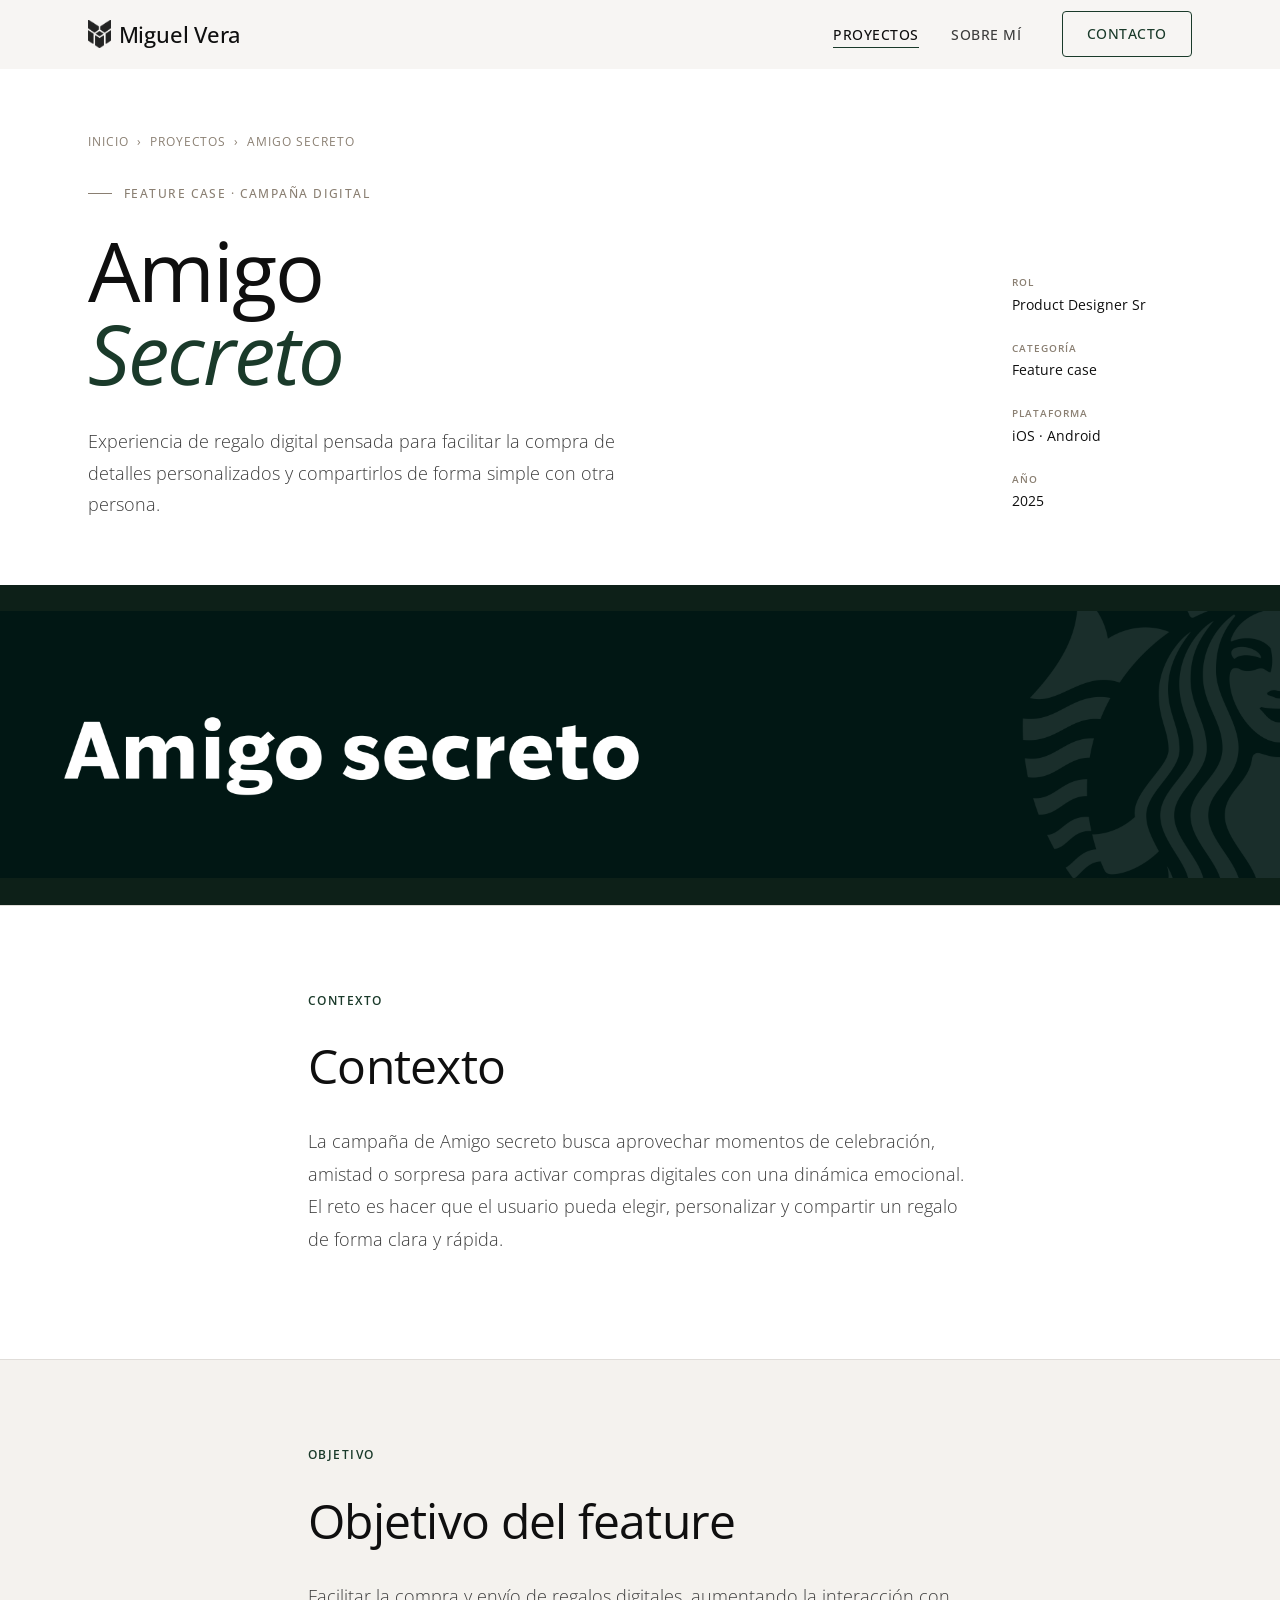
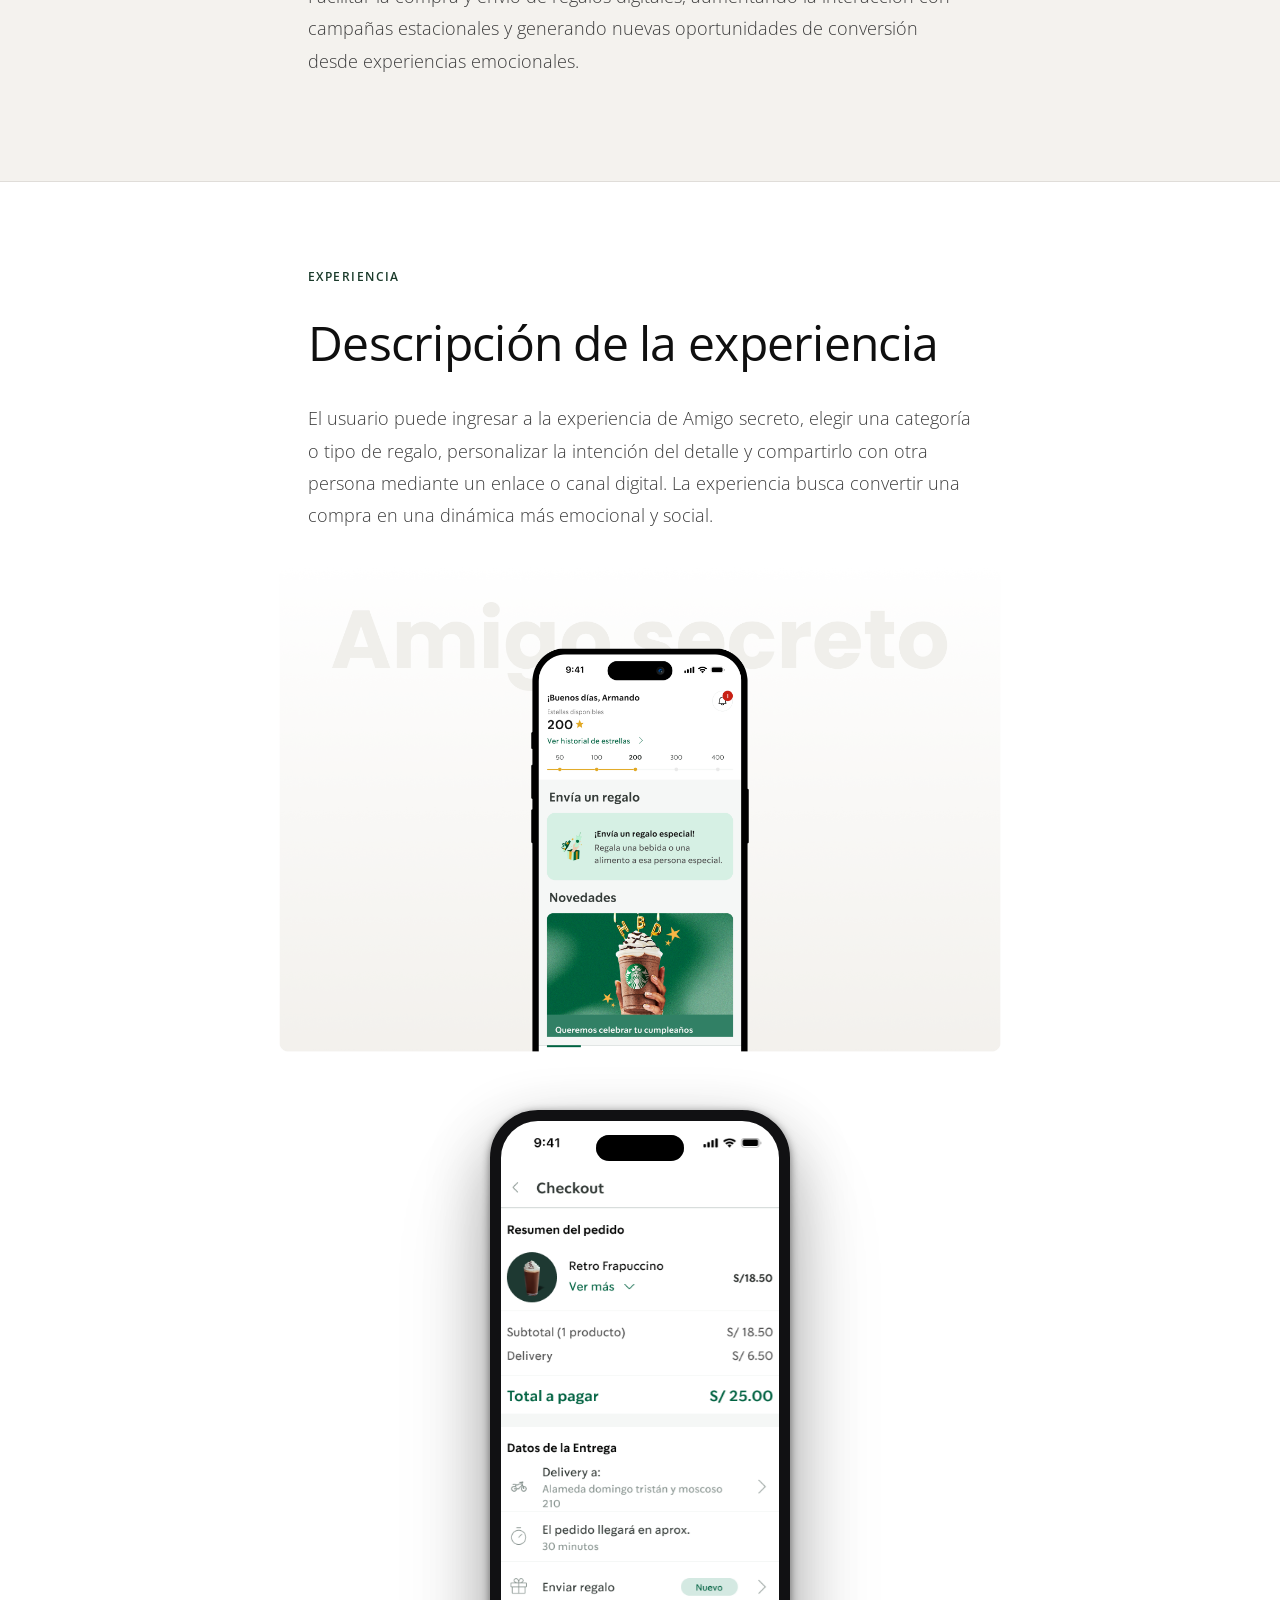
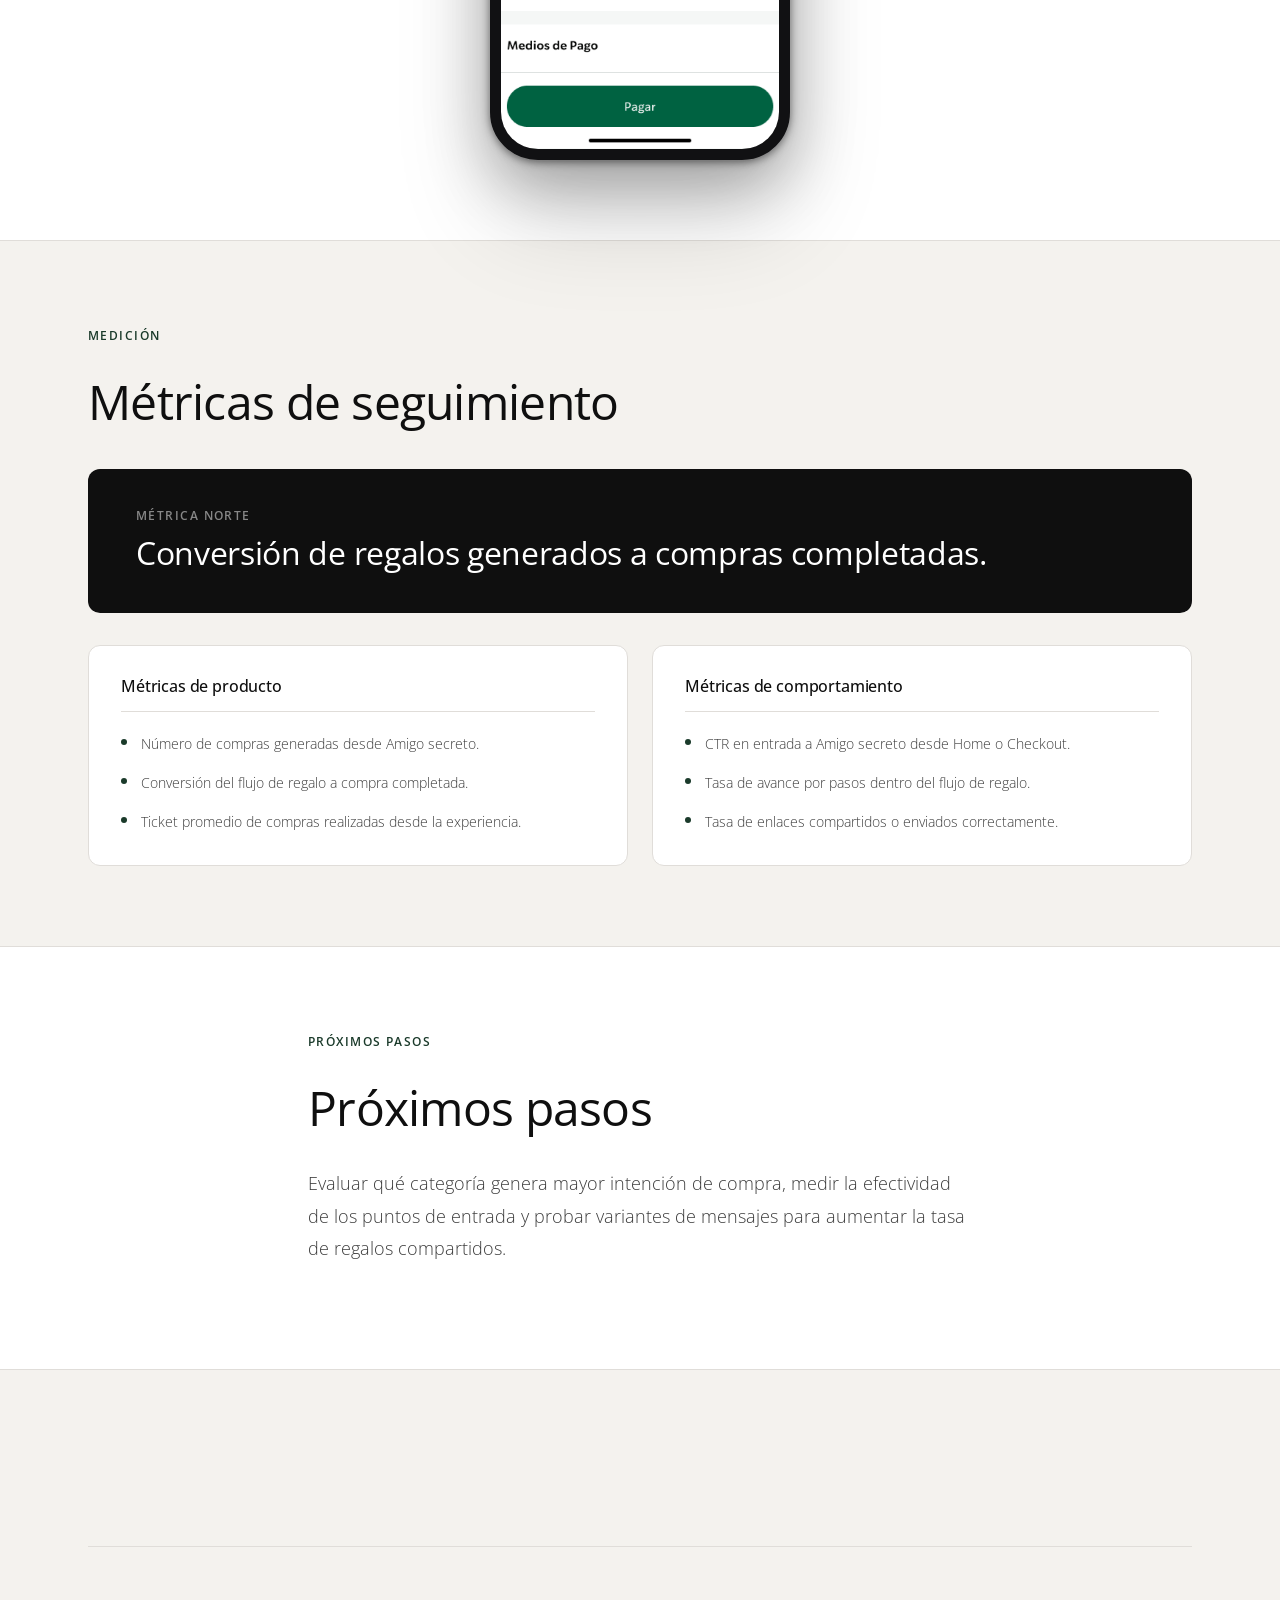
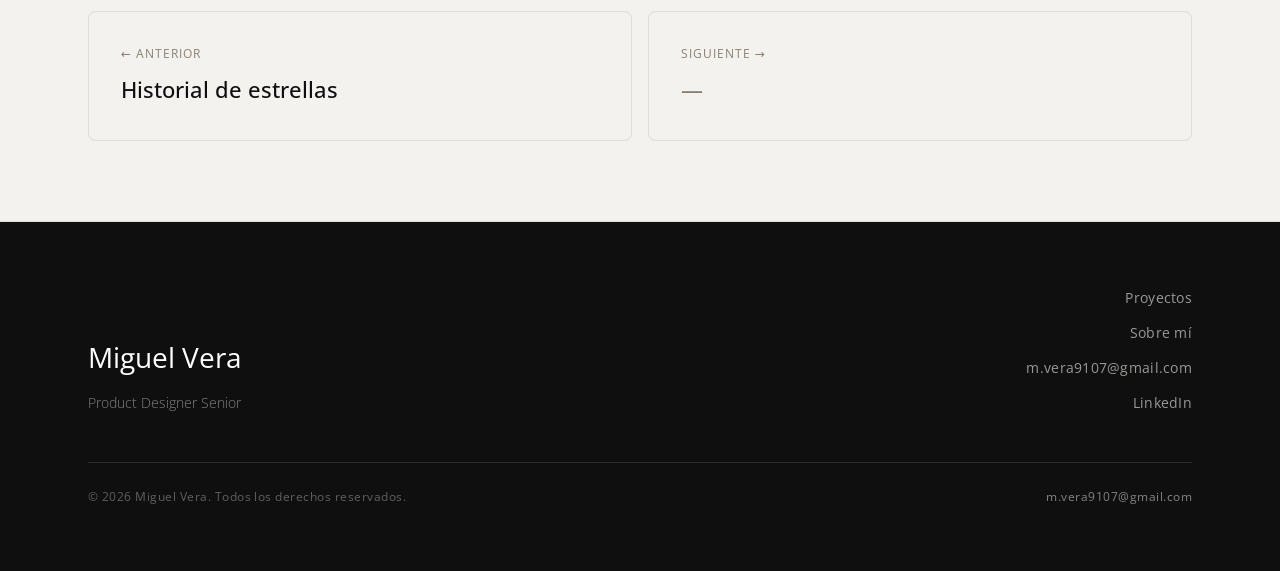
<file: case-amigo-secreto.html>
<!DOCTYPE html>
<html lang="es">
<head>
  <meta charset="UTF-8" />
  <meta name="viewport" content="width=device-width, initial-scale=1.0" />
  <meta name="description" content="Amigo Secreto — Case Study. Experiencia de regalo digital para facilitar compras personalizadas dentro del ecosistema Starbucks." />
  <title>Amigo Secreto — Miguel Vera</title>
  <link rel="icon" href="assets/favicon/favicon.ico" type="image/x-icon" />
  <link rel="stylesheet" href="styles.css" />
  <link rel="stylesheet" href="mobile-showcase.css" />
  <link rel="preconnect" href="https://fonts.googleapis.com" />
  <link rel="preconnect" href="https://fonts.gstatic.com" crossorigin />
</head>
<body class="page-case">

  <header class="site-header" role="banner">
    <div class="container">
      <div class="header-inner">
        <button class="menu-toggle" aria-label="Abrir menú" aria-expanded="false" aria-controls="mobile-nav">
          <span></span><span></span><span></span>
        </button>
        <a href="index.html" class="header-logo" aria-label="Inicio">
          <img src="assets/logo/personal-logo.png" alt="" onerror="this.style.display='none';" />
          Miguel Vera
        </a>
        <nav class="site-nav" role="navigation" aria-label="Navegación principal">
          <ul class="nav-links" role="list">
            <li><a href="index.html#proyectos" class="nav-link active">Proyectos</a></li>
            <li><a href="index.html#sobre-mi" class="nav-link">Sobre mí</a></li>
          </ul>
          <a href="mailto:m.vera9107@gmail.com" class="nav-cta">Contacto</a>
        </nav>
      </div>
    </div>
    <nav class="mobile-nav" id="mobile-nav" role="navigation" aria-label="Navegación móvil">
      <a href="index.html#proyectos" class="nav-link">Proyectos</a>
      <a href="index.html#sobre-mi" class="nav-link">Sobre mí</a>
      <a href="mailto:m.vera9107@gmail.com" class="nav-link">Contacto</a>
    </nav>
  </header>

  <main>

    <!-- HERO -->
    <section class="cs-hero">
      <div class="container">

        <nav class="case-hero-breadcrumb animate-on-scroll" aria-label="Breadcrumb">
          <a href="index.html">Inicio</a>
          <span aria-hidden="true">›</span>
          <a href="index.html#proyectos">Proyectos</a>
          <span aria-hidden="true">›</span>
          <span>Amigo Secreto</span>
        </nav>

        <div class="cs-hero-layout">
          <div class="cs-hero-text">
            <span class="section-label animate-on-scroll delay-1">Feature case &middot; Campaña digital</span>
            <h1 class="cs-hero-title animate-on-scroll delay-2">
              Amigo<br />
              <em>Secreto</em>
            </h1>
            <p class="cs-hero-intro animate-on-scroll delay-3">
              Experiencia de regalo digital pensada para facilitar la compra de detalles personalizados y compartirlos de forma simple con otra persona.
            </p>
          </div>

          <dl class="cs-meta animate-on-scroll delay-3">
            <div class="cs-meta-item">
              <dt>Rol</dt>
              <dd>Product Designer Sr</dd>
            </div>
            <div class="cs-meta-item">
              <dt>Categoría</dt>
              <dd>Feature case</dd>
            </div>
            <div class="cs-meta-item">
              <dt>Plataforma</dt>
              <dd>iOS · Android</dd>
            </div>
            <div class="cs-meta-item">
              <dt>Año</dt>
              <dd>2025</dd>
            </div>
          </dl>
        </div>

      </div>

      <div class="cs-cover animate-on-scroll">
        <img
          src="assets/projects/Amigo-screen.png"
          alt="Amigo Secreto — portada del caso"
          onerror="this.style.display='none';"
        />
      </div>
    </section>


    <!-- CONTEXTO -->
    <section class="cs-section case-section feature-context">
      <div class="container container--narrow">
        <span class="section-eyebrow animate-on-scroll">Contexto</span>
        <h2 class="cs-section-heading animate-on-scroll">Contexto</h2>
        <p class="case-text animate-on-scroll">
          La campaña de Amigo secreto busca aprovechar momentos de celebración, amistad o sorpresa para activar compras digitales con una dinámica emocional. El reto es hacer que el usuario pueda elegir, personalizar y compartir un regalo de forma clara y rápida.
        </p>
      </div>
    </section>


    <!-- OBJETIVO DEL FEATURE -->
    <section class="cs-section cs-section--alt case-section feature-objective">
      <div class="container container--narrow">
        <span class="section-eyebrow animate-on-scroll">Objetivo</span>
        <h2 class="cs-section-heading animate-on-scroll">Objetivo del feature</h2>
        <p class="case-text animate-on-scroll">
          Facilitar la compra y envío de regalos digitales, aumentando la interacción con campañas estacionales y generando nuevas oportunidades de conversión desde experiencias emocionales.
        </p>
      </div>
    </section>


    <!-- DESCRIPCIÓN DE LA EXPERIENCIA -->
    <section class="cs-section case-section feature-description">
      <div class="container container--narrow">
        <span class="section-eyebrow animate-on-scroll">Experiencia</span>
        <h2 class="cs-section-heading animate-on-scroll">Descripción de la experiencia</h2>
        <p class="case-text animate-on-scroll">
          El usuario puede ingresar a la experiencia de Amigo secreto, elegir una categoría o tipo de regalo, personalizar la intención del detalle y compartirlo con otra persona mediante un enlace o canal digital. La experiencia busca convertir una compra en una dinámica más emocional y social.
        </p>
      </div>

      <div class="container">
        <div class="case-banner animate-on-scroll">
          <img
            src="assets/projects/internal-banners/amigo-secreto-internal-banner.png"
            alt="Amigo Secreto — vista del diseño"
            class="case-banner-img"
            loading="lazy"
            onerror="this.style.display='none';"
          />
        </div>
      </div>

      <div class="container">
      <div class="phone-showcase-wrapper animate-on-scroll">
        <div class="phone-mockup">
          <div class="dynamic-island"></div>

          <div class="phone-screen">
            <div class="phone-slide"><img src="assets/screenshots/amigo-secreto/flow/01-checkout.png" loading="lazy"></div>
            <div class="phone-slide"><img src="assets/screenshots/amigo-secreto/flow/02-iniciar-regalo.png" loading="lazy"></div>
            <div class="phone-slide"><img src="assets/screenshots/amigo-secreto/flow/03-datos-envio.png" loading="lazy"></div>
            <div class="phone-slide"><img src="assets/screenshots/amigo-secreto/flow/04-direccion.png" loading="lazy"></div>
            <div class="phone-slide"><img src="assets/screenshots/amigo-secreto/flow/05-mensaje.png" loading="lazy"></div>
            <div class="phone-slide"><img src="assets/screenshots/amigo-secreto/flow/06-confirmar.png" loading="lazy"></div>

            <!-- Animaciones separadas pero dentro del mismo flujo -->
            <div class="phone-slide"><img src="assets/screenshots/amigo-secreto/animation/01-loading.png" loading="lazy"></div>
            <div class="phone-slide"><img src="assets/screenshots/amigo-secreto/animation/02-transicion-checkout.png" loading="lazy"></div>
            <div class="phone-slide"><img src="assets/screenshots/amigo-secreto/animation/03-confirmacion.png" loading="lazy"></div>
          </div>
        </div>
    </div>
    </section>


    <!-- MÉTRICAS DE SEGUIMIENTO -->
    <section class="cs-section cs-section--alt case-section feature-metrics">
      <div class="container">
        <span class="section-eyebrow animate-on-scroll">Medición</span>
        <h2 class="cs-section-heading animate-on-scroll">Métricas de seguimiento</h2>

        <div class="north-metric animate-on-scroll">
          <h3>Métrica norte</h3>
          <p>Conversión de regalos generados a compras completadas.</p>
        </div>

        <div class="metrics-grid animate-on-scroll">
          <article class="metric-card">
            <h3>Métricas de producto</h3>
            <ul>
              <li>Número de compras generadas desde Amigo secreto.</li>
              <li>Conversión del flujo de regalo a compra completada.</li>
              <li>Ticket promedio de compras realizadas desde la experiencia.</li>
            </ul>
          </article>
          <article class="metric-card">
            <h3>Métricas de comportamiento</h3>
            <ul>
              <li>CTR en entrada a Amigo secreto desde Home o Checkout.</li>
              <li>Tasa de avance por pasos dentro del flujo de regalo.</li>
              <li>Tasa de enlaces compartidos o enviados correctamente.</li>
            </ul>
          </article>
        </div>
      </div>
    </section>


    <!-- PRÓXIMOS PASOS -->
    <section class="cs-section case-section feature-next-steps">
      <div class="container container--narrow">
        <span class="section-eyebrow animate-on-scroll">Próximos pasos</span>
        <h2 class="cs-section-heading animate-on-scroll">Próximos pasos</h2>
        <p class="case-text animate-on-scroll">
          Evaluar qué categoría genera mayor intención de compra, medir la efectividad de los puntos de entrada y probar variantes de mensajes para aumentar la tasa de regalos compartidos.
        </p>
      </div>
    </section>


    <!-- NAVEGACIÓN ENTRE CASOS -->
    <section class="cs-section cs-section--alt">
      <div class="container">
        <div class="case-nav">
          <a href="case-historial-estrellas.html" class="case-nav-item">
            <p class="case-nav-direction">&larr; Anterior</p>
            <p class="case-nav-title">Historial de estrellas</p>
          </a>
          <div class="case-nav-item">
            <p class="case-nav-direction">Siguiente &rarr;</p>
            <p class="case-nav-title" style="color:var(--color-muted);">—</p>
          </div>
        </div>
      </div>
    </section>

  </main>

  <footer class="site-footer" role="contentinfo">
    <div class="container">
      <div class="footer-inner">
        <div>
          <p class="footer-brand">Miguel Vera</p>
          <p class="footer-tagline">Product Designer Senior</p>
        </div>
        <nav class="footer-links" aria-label="Footer navigation">
          <a href="index.html#proyectos" class="footer-link">Proyectos</a>
          <a href="index.html#sobre-mi" class="footer-link">Sobre mí</a>
          <a href="mailto:m.vera9107@gmail.com" class="footer-link">m.vera9107@gmail.com</a>
          <a href="https://www.linkedin.com/in/miguel-vera-salazar-ux-product/" class="footer-link" target="_blank" rel="noopener noreferrer">LinkedIn</a>
        </nav>
      </div>
      <div class="footer-bottom">
        <p class="footer-copy">&copy; <span id="current-year"></span> Miguel Vera. Todos los derechos reservados.</p>
        <a href="mailto:m.vera9107@gmail.com" class="footer-copy" style="color:rgba(247,245,242,0.5);">m.vera9107@gmail.com</a>
      </div>
    </div>
  </footer>

  <script src="mobile-showcase.js"></script>
  <script src="script.js"></script>
</body>
</html>
</file>
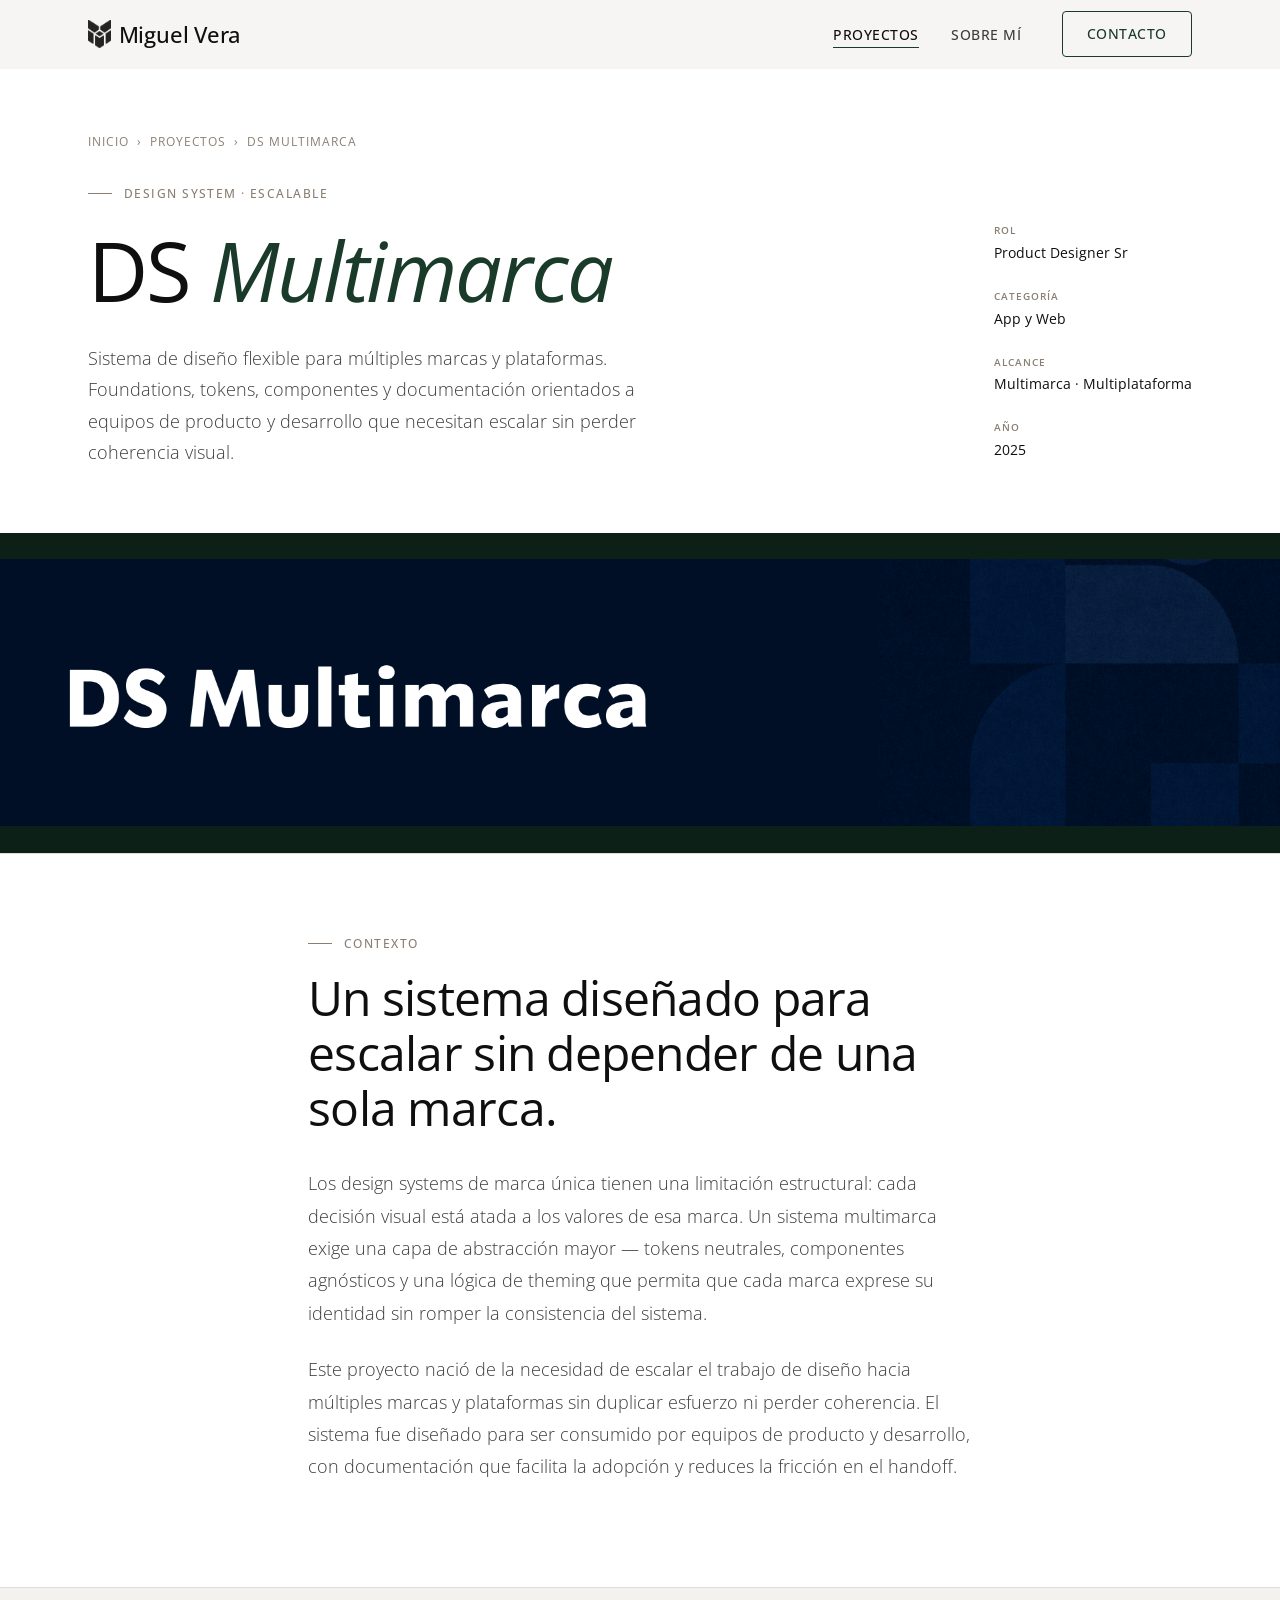
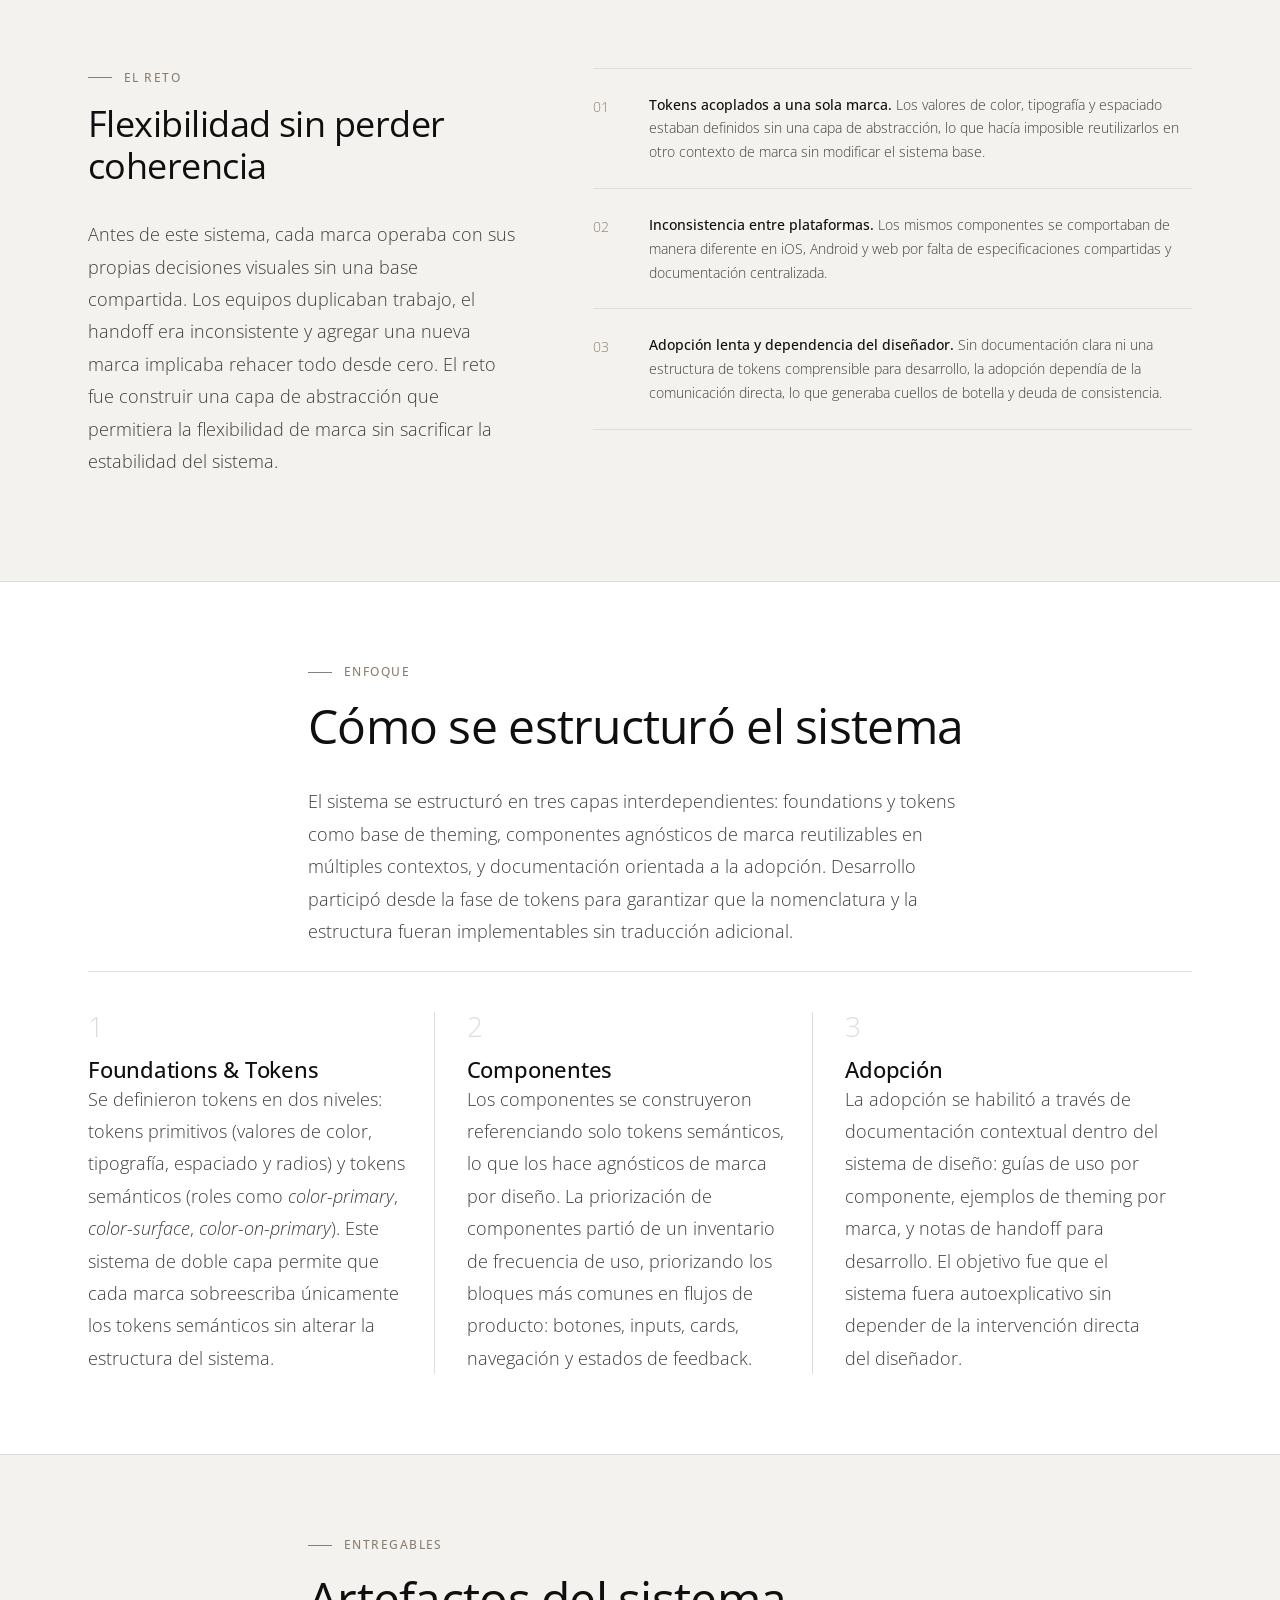
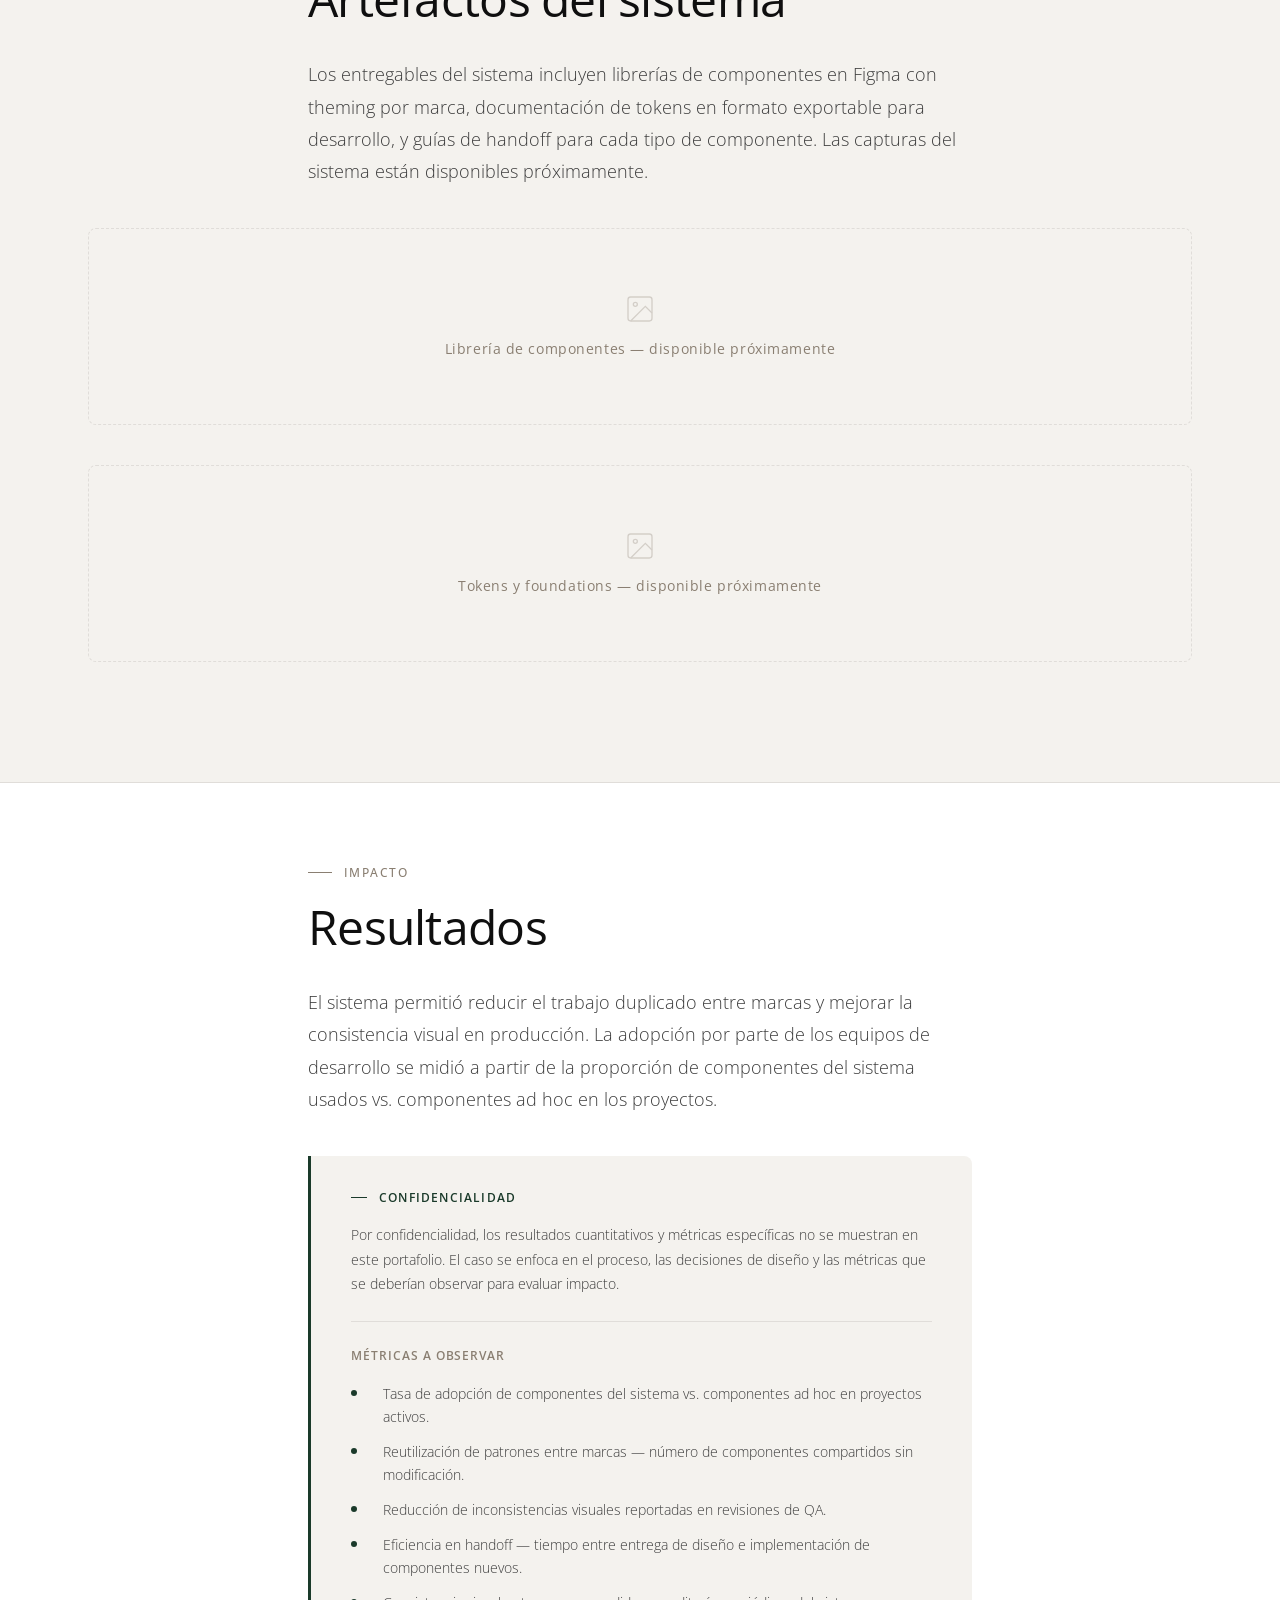
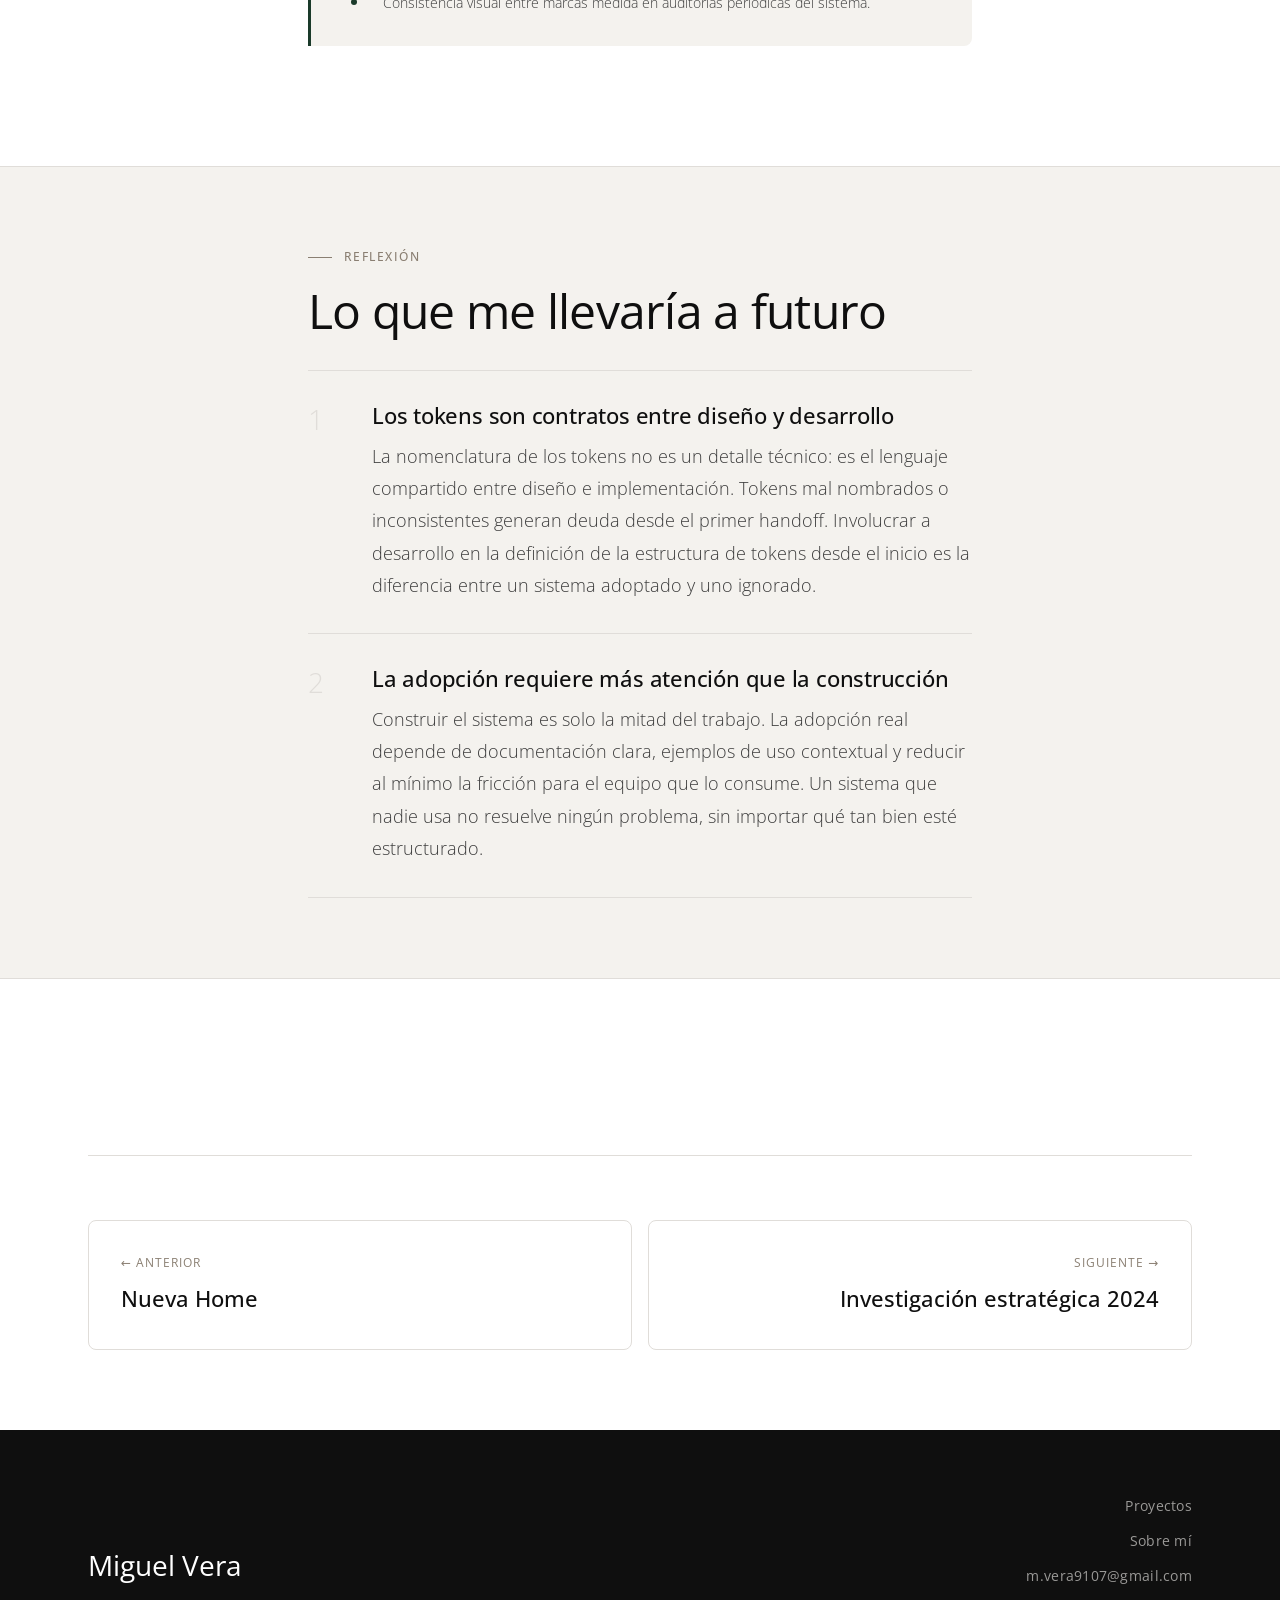
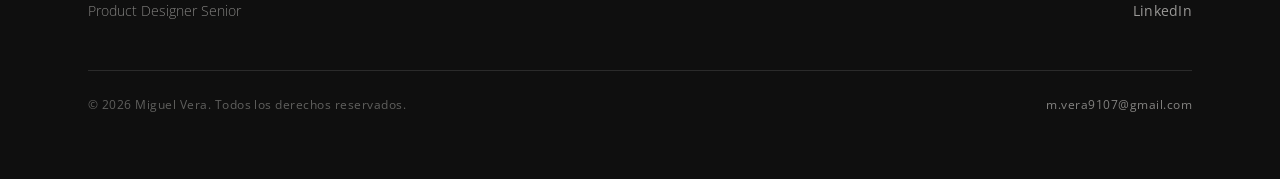
<file: case-ds-multimarca.html>
<!DOCTYPE html>
<html lang="es">
<head>
  <meta charset="UTF-8" />
  <meta name="viewport" content="width=device-width, initial-scale=1.0" />
  <meta name="description" content="DS Multimarca — Case Study. Sistema de diseño flexible y escalable para múltiples marcas." />
  <title>DS Multimarca — Miguel Vera</title>
  <link rel="icon" href="assets/favicon/favicon.ico" type="image/x-icon" />
  <link rel="stylesheet" href="styles.css" />
  <link rel="preconnect" href="https://fonts.googleapis.com" />
  <link rel="preconnect" href="https://fonts.gstatic.com" crossorigin />
</head>
<body class="page-case">

  <header class="site-header" role="banner">
    <div class="container">
      <div class="header-inner">
        <button class="menu-toggle" aria-label="Abrir menú" aria-expanded="false" aria-controls="mobile-nav">
          <span></span><span></span><span></span>
        </button>
        <a href="index.html" class="header-logo" aria-label="Inicio">
          <img src="assets/logo/personal-logo.png" alt="" onerror="this.style.display='none';" />
          Miguel Vera
        </a>
        <nav class="site-nav" role="navigation" aria-label="Navegación principal">
          <ul class="nav-links" role="list">
            <li><a href="index.html#proyectos" class="nav-link active">Proyectos</a></li>
            <li><a href="index.html#sobre-mi" class="nav-link">Sobre mí</a></li>
          </ul>
          <a href="mailto:m.vera9107@gmail.com" class="nav-cta">Contacto</a>
        </nav>
      </div>
    </div>
    <nav class="mobile-nav" id="mobile-nav" role="navigation" aria-label="Navegación móvil">
      <a href="index.html#proyectos" class="nav-link">Proyectos</a>
      <a href="index.html#sobre-mi" class="nav-link">Sobre mí</a>
      <a href="mailto:m.vera9107@gmail.com" class="nav-link">Contacto</a>
    </nav>
  </header>

  <main>

    <!-- HERO -->
    <section class="cs-hero">
      <div class="container">

        <nav class="case-hero-breadcrumb animate-on-scroll" aria-label="Breadcrumb">
          <a href="index.html">Inicio</a>
          <span aria-hidden="true">›</span>
          <a href="index.html#proyectos">Proyectos</a>
          <span aria-hidden="true">›</span>
          <span>DS Multimarca</span>
        </nav>

        <div class="cs-hero-layout">
          <div class="cs-hero-text">
            <span class="section-label animate-on-scroll delay-1">Design System &middot; Escalable</span>
            <h1 class="cs-hero-title animate-on-scroll delay-2">
              DS <em>Multimarca</em>
            </h1>
            <p class="cs-hero-intro animate-on-scroll delay-3">
              Sistema de diseño flexible para múltiples marcas y plataformas. Foundations, tokens, componentes y documentación orientados a equipos de producto y desarrollo que necesitan escalar sin perder coherencia visual.
            </p>
          </div>

          <dl class="cs-meta animate-on-scroll delay-3">
            <div class="cs-meta-item">
              <dt>Rol</dt>
              <dd>Product Designer Sr</dd>
            </div>
            <div class="cs-meta-item">
              <dt>Categoría</dt>
              <dd>App y Web</dd>
            </div>
            <div class="cs-meta-item">
              <dt>Alcance</dt>
              <dd>Multimarca · Multiplataforma</dd>
            </div>
            <div class="cs-meta-item">
              <dt>Año</dt>
              <dd>2025</dd>
            </div>
          </dl>
        </div>

      </div>

      <div class="cs-cover animate-on-scroll">
        <img
          src="assets/projects/DS-multimarca-screen.png"
          alt="DS Multimarca — portada del caso"
          onerror="this.style.display='none';"
        />
      </div>
    </section>


    <!-- CONTEXTO -->
    <section class="cs-section">
      <div class="container container--narrow">
        <span class="section-label animate-on-scroll">Contexto</span>
        <h2 class="cs-section-heading animate-on-scroll">Un sistema diseñado para escalar sin depender de una sola marca.</h2>
        <p class="case-text animate-on-scroll">
          Los design systems de marca única tienen una limitación estructural: cada decisión visual está atada a los valores de esa marca. Un sistema multimarca exige una capa de abstracción mayor — tokens neutrales, componentes agnósticos y una lógica de theming que permita que cada marca exprese su identidad sin romper la consistencia del sistema.
        </p>
        <p class="case-text animate-on-scroll">
          Este proyecto nació de la necesidad de escalar el trabajo de diseño hacia múltiples marcas y plataformas sin duplicar esfuerzo ni perder coherencia. El sistema fue diseñado para ser consumido por equipos de producto y desarrollo, con documentación que facilita la adopción y reduces la fricción en el handoff.
        </p>
      </div>
    </section>


    <!-- EL RETO -->
    <section class="cs-section cs-section--alt">
      <div class="container">
        <div class="cs-two-col">
          <div class="cs-two-col-text">
            <span class="section-label animate-on-scroll">El reto</span>
            <h2 class="cs-section-heading animate-on-scroll">Flexibilidad sin perder coherencia</h2>
            <p class="case-text animate-on-scroll">
              Antes de este sistema, cada marca operaba con sus propias decisiones visuales sin una base compartida. Los equipos duplicaban trabajo, el handoff era inconsistente y agregar una nueva marca implicaba rehacer todo desde cero. El reto fue construir una capa de abstracción que permitiera la flexibilidad de marca sin sacrificar la estabilidad del sistema.
            </p>
          </div>
          <ul class="cs-friction-list animate-on-scroll">
            <li class="cs-friction-item">
              <span class="cs-friction-num">01</span>
              <div><strong>Tokens acoplados a una sola marca.</strong> Los valores de color, tipografía y espaciado estaban definidos sin una capa de abstracción, lo que hacía imposible reutilizarlos en otro contexto de marca sin modificar el sistema base.</div>
            </li>
            <li class="cs-friction-item">
              <span class="cs-friction-num">02</span>
              <div><strong>Inconsistencia entre plataformas.</strong> Los mismos componentes se comportaban de manera diferente en iOS, Android y web por falta de especificaciones compartidas y documentación centralizada.</div>
            </li>
            <li class="cs-friction-item">
              <span class="cs-friction-num">03</span>
              <div><strong>Adopción lenta y dependencia del diseñador.</strong> Sin documentación clara ni una estructura de tokens comprensible para desarrollo, la adopción dependía de la comunicación directa, lo que generaba cuellos de botella y deuda de consistencia.</div>
            </li>
          </ul>
        </div>
      </div>
    </section>


    <!-- ENFOQUE -->
    <section class="cs-section">
      <div class="container container--narrow">
        <span class="section-label animate-on-scroll">Enfoque</span>
        <h2 class="cs-section-heading animate-on-scroll">Cómo se estructuró el sistema</h2>
        <p class="case-text animate-on-scroll">El sistema se estructuró en tres capas interdependientes: foundations y tokens como base de theming, componentes agnósticos de marca reutilizables en múltiples contextos, y documentación orientada a la adopción. Desarrollo participó desde la fase de tokens para garantizar que la nomenclatura y la estructura fueran implementables sin traducción adicional.</p>
      </div>

      <div class="container">
        <ol class="cs-principles animate-on-scroll">
          <li class="cs-principle-item">
            <span class="cs-principle-num">1</span>
            <div>
              <h3 class="cs-principle-title">Foundations &amp; Tokens</h3>
              <p class="case-text">Se definieron tokens en dos niveles: tokens primitivos (valores de color, tipografía, espaciado y radios) y tokens semánticos (roles como <em>color-primary</em>, <em>color-surface</em>, <em>color-on-primary</em>). Este sistema de doble capa permite que cada marca sobreescriba únicamente los tokens semánticos sin alterar la estructura del sistema.</p>
            </div>
          </li>
          <li class="cs-principle-item">
            <span class="cs-principle-num">2</span>
            <div>
              <h3 class="cs-principle-title">Componentes</h3>
              <p class="case-text">Los componentes se construyeron referenciando solo tokens semánticos, lo que los hace agnósticos de marca por diseño. La priorización de componentes partió de un inventario de frecuencia de uso, priorizando los bloques más comunes en flujos de producto: botones, inputs, cards, navegación y estados de feedback.</p>
            </div>
          </li>
          <li class="cs-principle-item">
            <span class="cs-principle-num">3</span>
            <div>
              <h3 class="cs-principle-title">Adopción</h3>
              <p class="case-text">La adopción se habilitó a través de documentación contextual dentro del sistema de diseño: guías de uso por componente, ejemplos de theming por marca, y notas de handoff para desarrollo. El objetivo fue que el sistema fuera autoexplicativo sin depender de la intervención directa del diseñador.</p>
            </div>
          </li>
        </ol>
      </div>
    </section>


    <!-- SCREENSHOTS / ENTREGABLES -->
    <section class="cs-section cs-section--alt">
      <div class="container container--narrow">
        <span class="section-label animate-on-scroll">Entregables</span>
        <h2 class="cs-section-heading animate-on-scroll">Artefactos del sistema</h2>
        <p class="case-text animate-on-scroll">
          Los entregables del sistema incluyen librerías de componentes en Figma con theming por marca, documentación de tokens en formato exportable para desarrollo, y guías de handoff para cada tipo de componente. Las capturas del sistema están disponibles próximamente.
        </p>
      </div>

      <div class="container">
        <div class="placeholder-block animate-on-scroll">
          <svg viewBox="0 0 24 24" fill="none" stroke="currentColor" stroke-width="1"><rect x="3" y="3" width="18" height="18" rx="2"/><circle cx="8.5" cy="8.5" r="1.5"/><polyline points="21 15 16 10 5 21"/></svg>
          Librería de componentes — disponible próximamente
        </div>
        <div class="placeholder-block animate-on-scroll">
          <svg viewBox="0 0 24 24" fill="none" stroke="currentColor" stroke-width="1"><rect x="3" y="3" width="18" height="18" rx="2"/><circle cx="8.5" cy="8.5" r="1.5"/><polyline points="21 15 16 10 5 21"/></svg>
          Tokens y foundations — disponible próximamente
        </div>
      </div>
    </section>


    <!-- IMPACTO -->
    <section class="cs-section">
      <div class="container container--narrow">
        <span class="section-label animate-on-scroll">Impacto</span>
        <h2 class="cs-section-heading animate-on-scroll">Resultados</h2>
        <p class="case-text animate-on-scroll">El sistema permitió reducir el trabajo duplicado entre marcas y mejorar la consistencia visual en producción. La adopción por parte de los equipos de desarrollo se midió a partir de la proporción de componentes del sistema usados vs. componentes ad hoc en los proyectos.</p>

        <div class="confidentiality-block animate-on-scroll">
          <p class="confidentiality-label">Confidencialidad</p>
          <p class="confidentiality-text">Por confidencialidad, los resultados cuantitativos y métricas específicas no se muestran en este portafolio. El caso se enfoca en el proceso, las decisiones de diseño y las métricas que se deberían observar para evaluar impacto.</p>
          <div class="metrics-observed">
            <p class="metrics-observed-label">Métricas a observar</p>
            <div class="metric-observe-item">
              <span class="metric-observe-dot" aria-hidden="true"></span>
              <p class="metric-observe-text">Tasa de adopción de componentes del sistema vs. componentes ad hoc en proyectos activos.</p>
            </div>
            <div class="metric-observe-item">
              <span class="metric-observe-dot" aria-hidden="true"></span>
              <p class="metric-observe-text">Reutilización de patrones entre marcas — número de componentes compartidos sin modificación.</p>
            </div>
            <div class="metric-observe-item">
              <span class="metric-observe-dot" aria-hidden="true"></span>
              <p class="metric-observe-text">Reducción de inconsistencias visuales reportadas en revisiones de QA.</p>
            </div>
            <div class="metric-observe-item">
              <span class="metric-observe-dot" aria-hidden="true"></span>
              <p class="metric-observe-text">Eficiencia en handoff — tiempo entre entrega de diseño e implementación de componentes nuevos.</p>
            </div>
            <div class="metric-observe-item">
              <span class="metric-observe-dot" aria-hidden="true"></span>
              <p class="metric-observe-text">Consistencia visual entre marcas medida en auditorías periódicas del sistema.</p>
            </div>
          </div>
        </div>
      </div>
    </section>


    <!-- APRENDIZAJES -->
    <section class="cs-section cs-section--alt">
      <div class="container container--narrow">
        <span class="section-label animate-on-scroll">Reflexión</span>
        <h2 class="cs-section-heading animate-on-scroll">Lo que me llevaría a futuro</h2>
        <div class="cs-learnings animate-on-scroll">
          <div class="cs-learning-item">
            <span class="cs-learning-num">1</span>
            <div>
              <h3 class="cs-learning-title">Los tokens son contratos entre diseño y desarrollo</h3>
              <p class="case-text">La nomenclatura de los tokens no es un detalle técnico: es el lenguaje compartido entre diseño e implementación. Tokens mal nombrados o inconsistentes generan deuda desde el primer handoff. Involucrar a desarrollo en la definición de la estructura de tokens desde el inicio es la diferencia entre un sistema adoptado y uno ignorado.</p>
            </div>
          </div>
          <div class="cs-learning-item">
            <span class="cs-learning-num">2</span>
            <div>
              <h3 class="cs-learning-title">La adopción requiere más atención que la construcción</h3>
              <p class="case-text">Construir el sistema es solo la mitad del trabajo. La adopción real depende de documentación clara, ejemplos de uso contextual y reducir al mínimo la fricción para el equipo que lo consume. Un sistema que nadie usa no resuelve ningún problema, sin importar qué tan bien esté estructurado.</p>
            </div>
          </div>
        </div>
      </div>
    </section>


    <!-- NAVEGACIÓN -->
    <section class="cs-section">
      <div class="container">
        <div class="case-nav">
          <a href="case-nueva-home.html" class="case-nav-item">
            <p class="case-nav-direction">&larr; Anterior</p>
            <p class="case-nav-title">Nueva Home</p>
          </a>
          <a href="case-research-2024.html" class="case-nav-item case-nav-item--next">
            <p class="case-nav-direction">Siguiente &rarr;</p>
            <p class="case-nav-title">Investigación estratégica 2024</p>
          </a>
        </div>
      </div>
    </section>

  </main>

  <footer class="site-footer" role="contentinfo">
    <div class="container">
      <div class="footer-inner">
        <div>
          <p class="footer-brand">Miguel Vera</p>
          <p class="footer-tagline">Product Designer Senior</p>
        </div>
        <nav class="footer-links" aria-label="Footer navigation">
          <a href="index.html#proyectos" class="footer-link">Proyectos</a>
          <a href="index.html#sobre-mi" class="footer-link">Sobre mí</a>
          <a href="mailto:m.vera9107@gmail.com" class="footer-link">m.vera9107@gmail.com</a>
          <a href="https://www.linkedin.com/in/miguel-vera-salazar-ux-product/" class="footer-link" target="_blank" rel="noopener noreferrer">LinkedIn</a>
        </nav>
      </div>
      <div class="footer-bottom">
        <p class="footer-copy">&copy; <span id="current-year"></span> Miguel Vera. Todos los derechos reservados.</p>
        <a href="mailto:m.vera9107@gmail.com" class="footer-copy" style="color:rgba(247,245,242,0.5);">m.vera9107@gmail.com</a>
      </div>
    </div>
  </footer>

  <script src="script.js"></script>
</body>
</html>
</file>
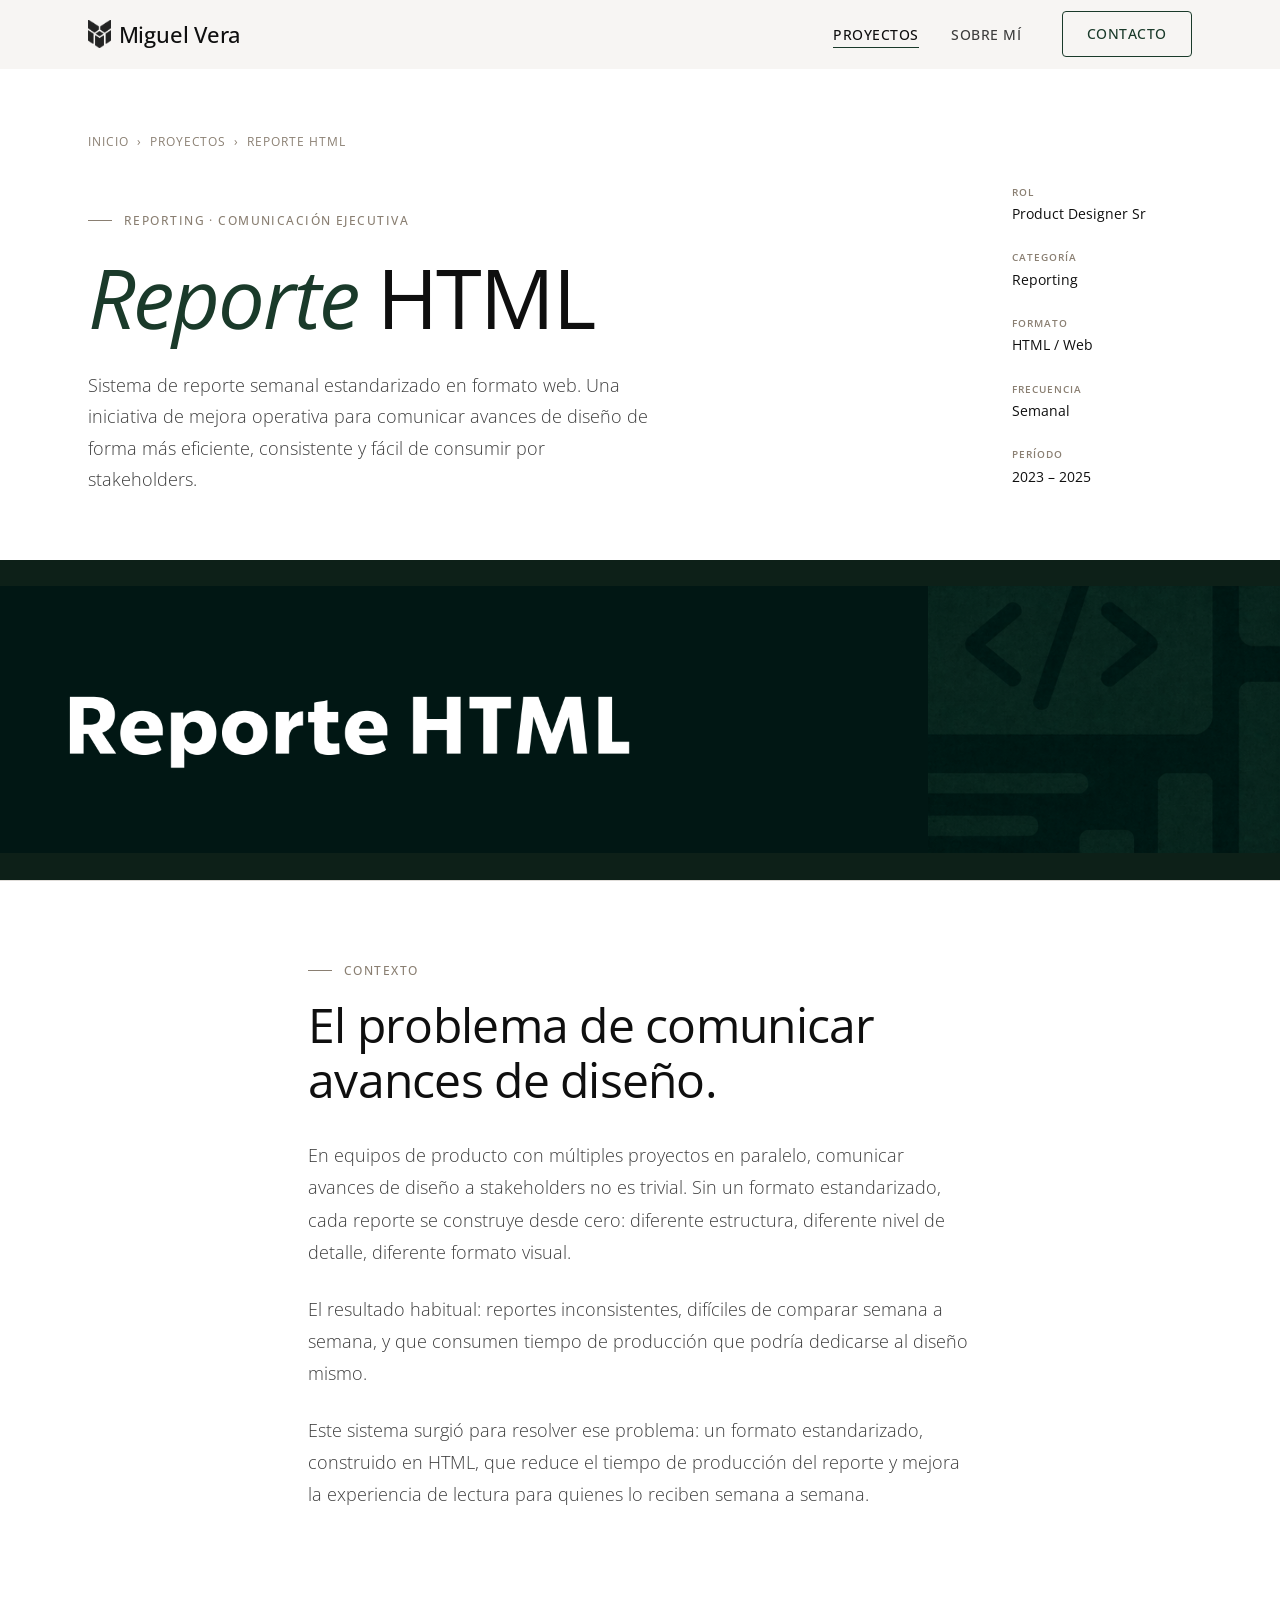
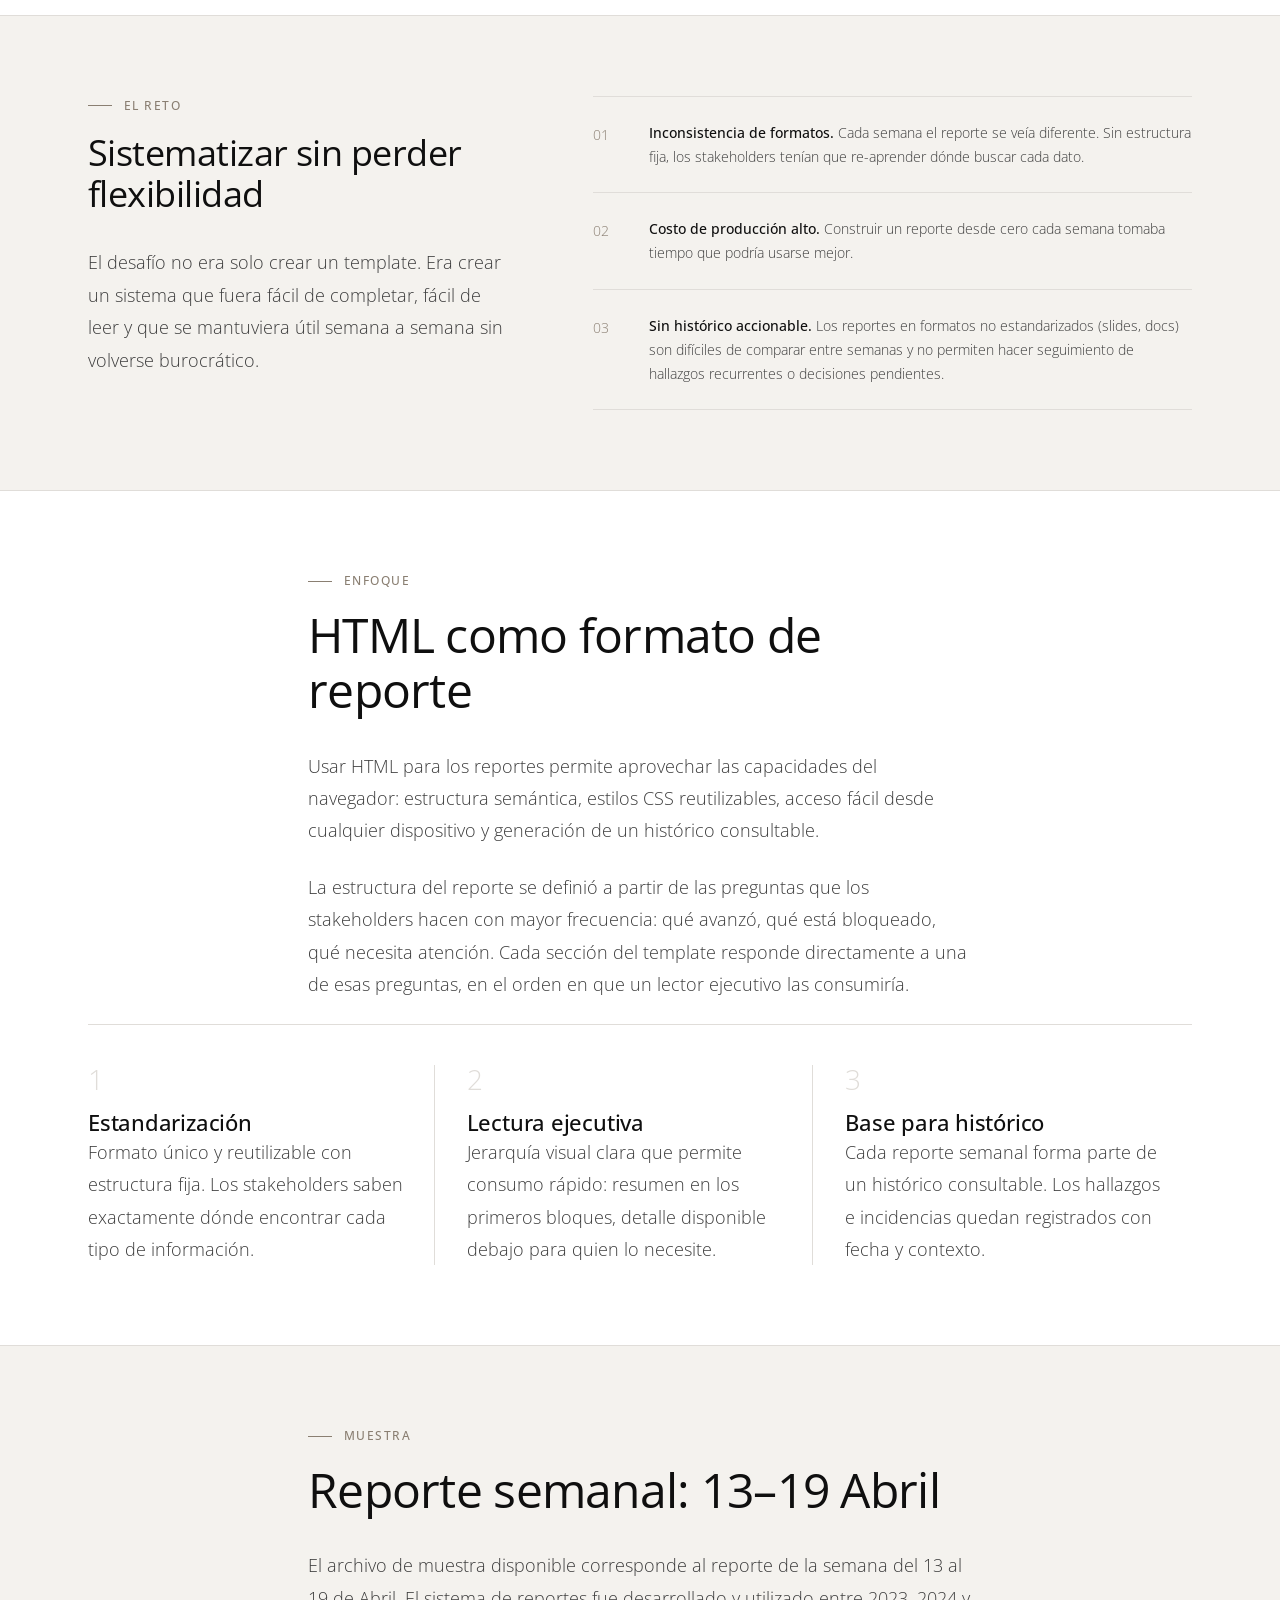
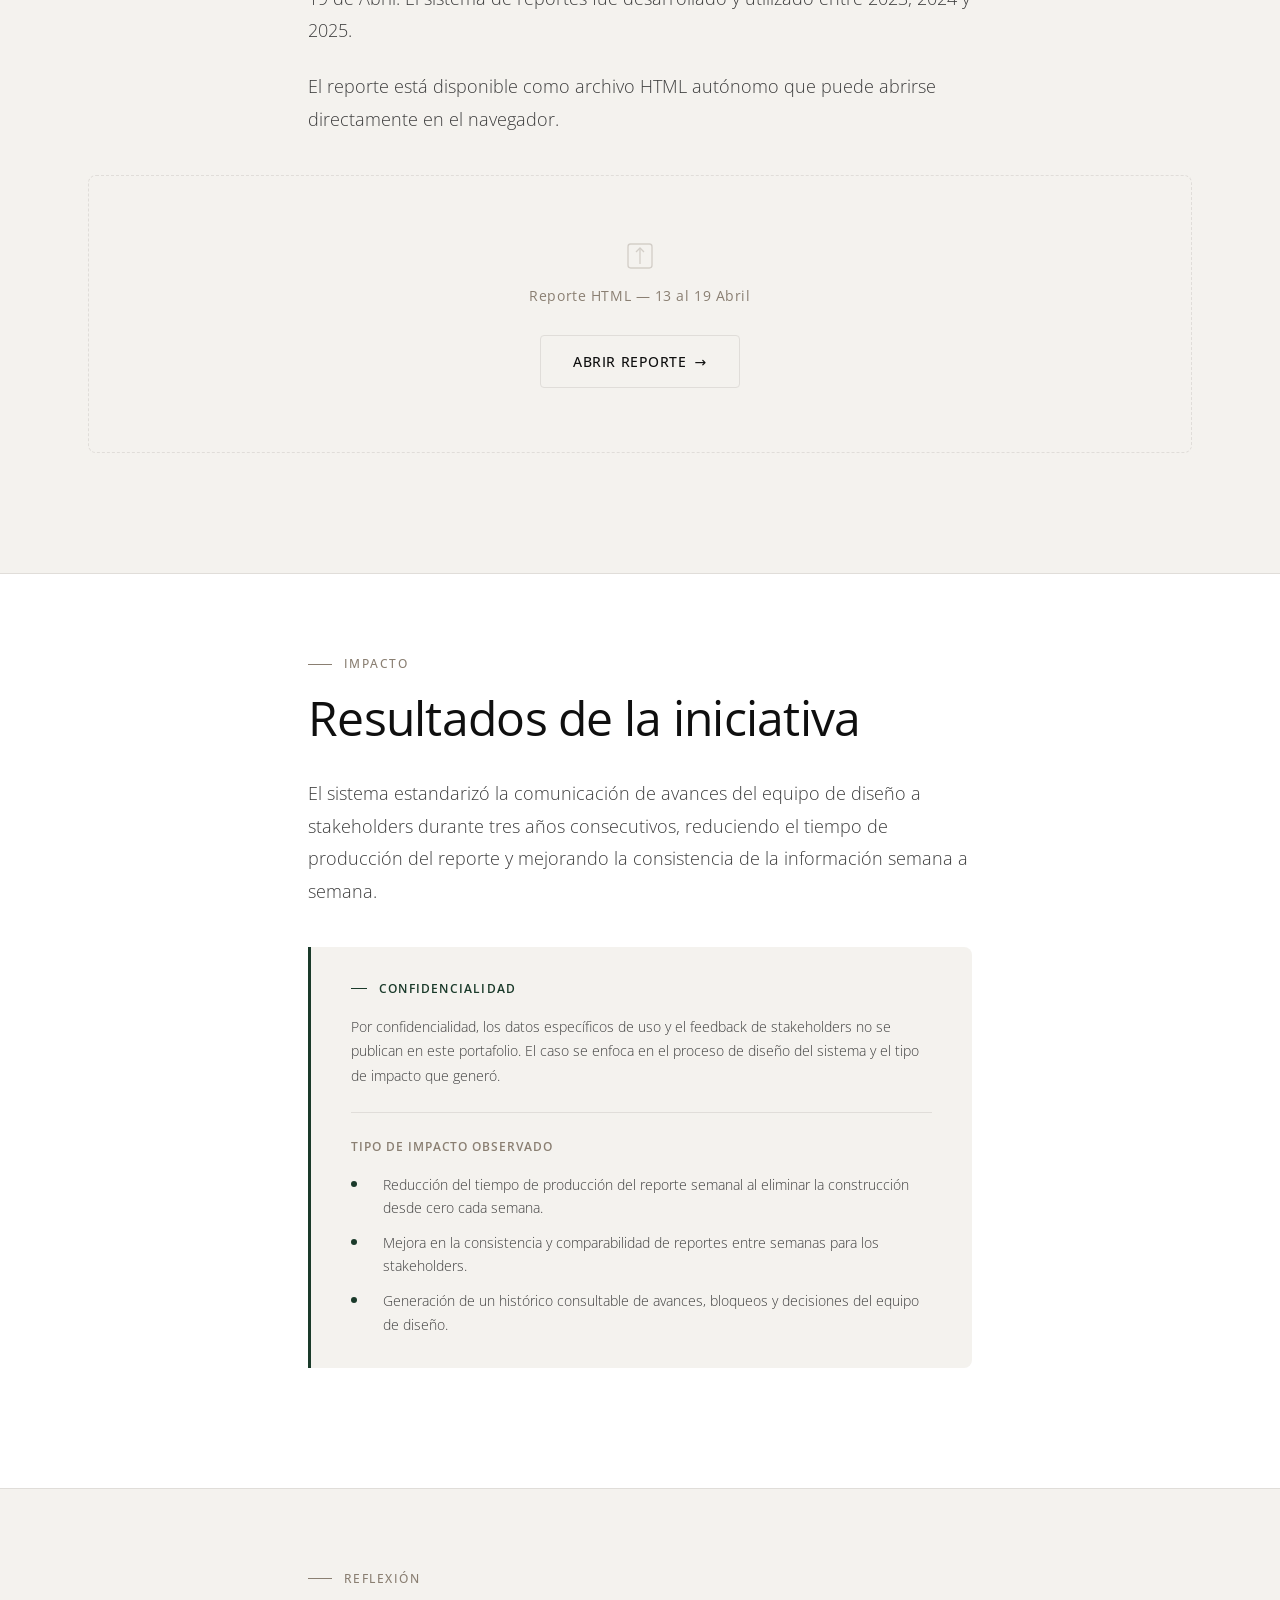
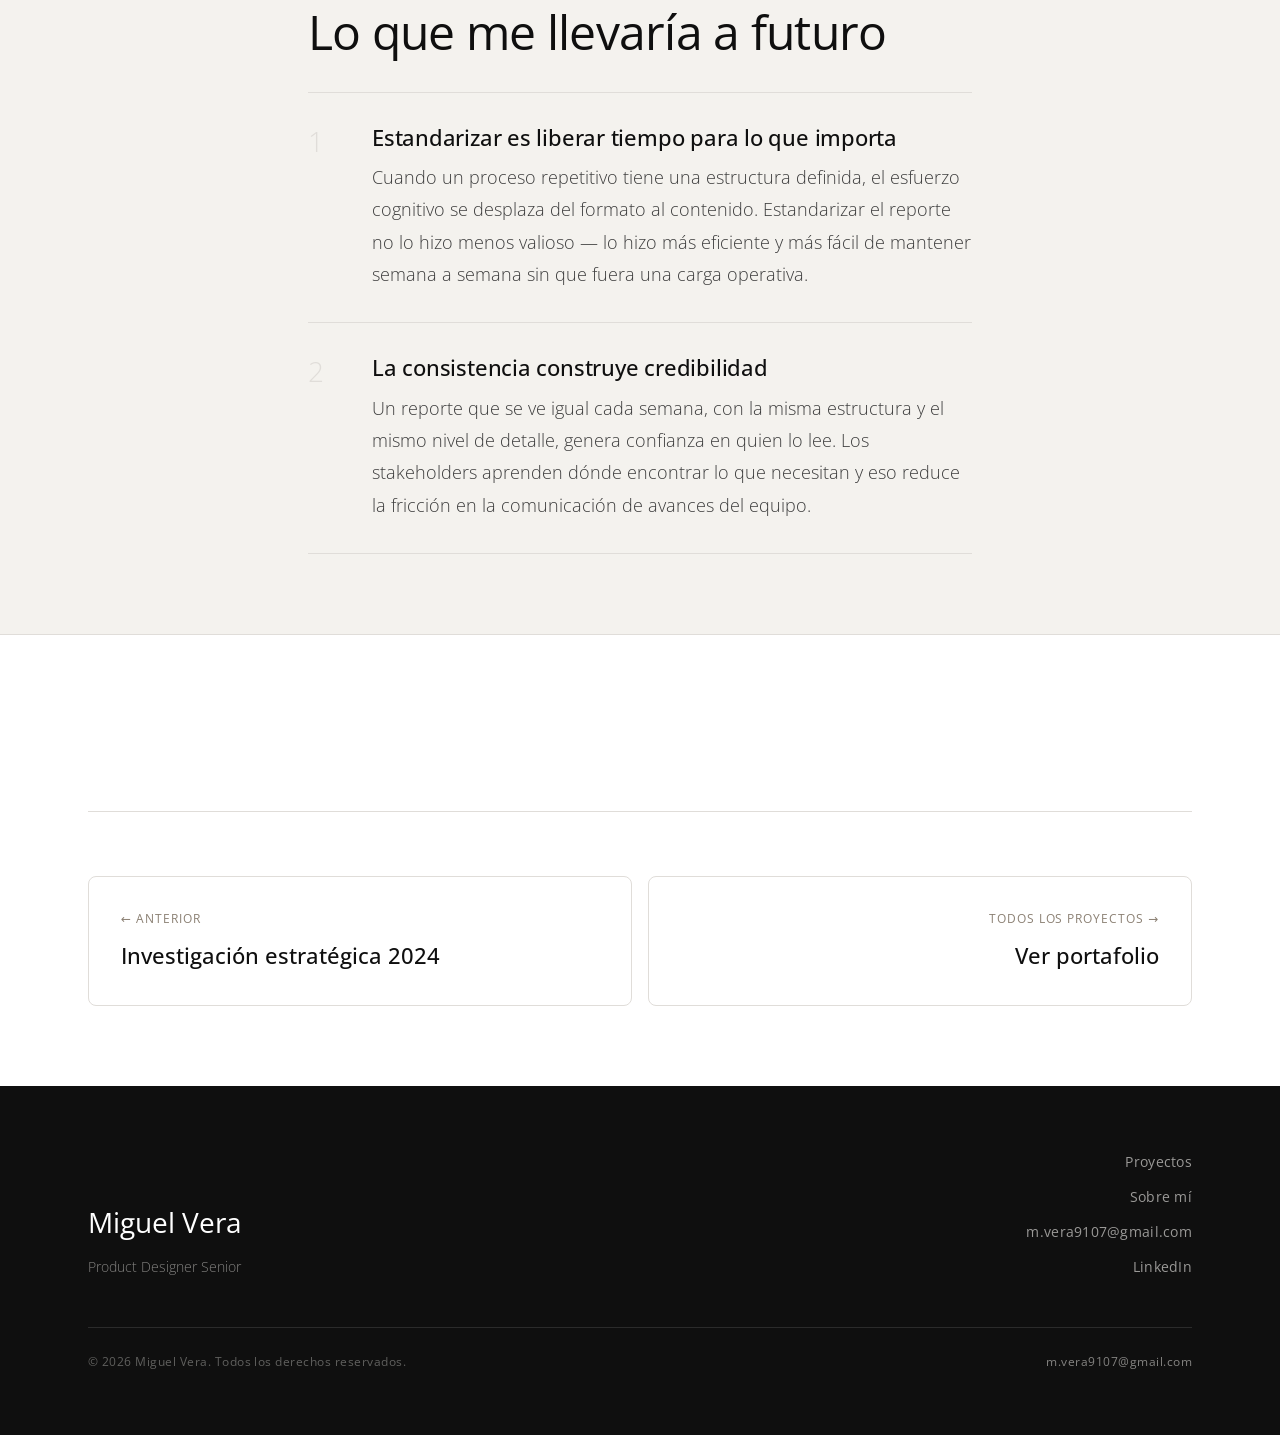
<file: case-reporte-html.html>
<!DOCTYPE html>
<html lang="es">
<head>
  <meta charset="UTF-8" />
  <meta name="viewport" content="width=device-width, initial-scale=1.0" />
  <meta name="description" content="Reporte HTML — Case Study. Sistema de reporte semanal estandarizado en formato web para comunicación ejecutiva." />
  <title>Reporte HTML — Miguel Vera</title>
  <link rel="icon" href="assets/favicon/favicon.ico" type="image/x-icon" />
  <link rel="stylesheet" href="styles.css" />
  <link rel="preconnect" href="https://fonts.googleapis.com" />
  <link rel="preconnect" href="https://fonts.gstatic.com" crossorigin />
</head>
<body class="page-case">

  <header class="site-header" role="banner">
    <div class="container">
      <div class="header-inner">
        <button class="menu-toggle" aria-label="Abrir menú" aria-expanded="false" aria-controls="mobile-nav">
          <span></span><span></span><span></span>
        </button>
        <a href="index.html" class="header-logo" aria-label="Inicio">
          <img src="assets/logo/personal-logo.png" alt="" onerror="this.style.display='none';" />
          Miguel Vera
        </a>
        <nav class="site-nav" role="navigation" aria-label="Navegación principal">
          <ul class="nav-links" role="list">
            <li><a href="index.html#proyectos" class="nav-link active">Proyectos</a></li>
            <li><a href="index.html#sobre-mi" class="nav-link">Sobre mí</a></li>
          </ul>
          <a href="mailto:m.vera9107@gmail.com" class="nav-cta">Contacto</a>
        </nav>
      </div>
    </div>
    <nav class="mobile-nav" id="mobile-nav" role="navigation" aria-label="Navegación móvil">
      <a href="index.html#proyectos" class="nav-link">Proyectos</a>
      <a href="index.html#sobre-mi" class="nav-link">Sobre mí</a>
      <a href="mailto:m.vera9107@gmail.com" class="nav-link">Contacto</a>
    </nav>
  </header>

  <main>

    <!-- HERO -->
    <section class="cs-hero">
      <div class="container">

        <nav class="case-hero-breadcrumb animate-on-scroll" aria-label="Breadcrumb">
          <a href="index.html">Inicio</a>
          <span aria-hidden="true">›</span>
          <a href="index.html#proyectos">Proyectos</a>
          <span aria-hidden="true">›</span>
          <span>Reporte HTML</span>
        </nav>

        <div class="cs-hero-layout">
          <div class="cs-hero-text">
            <span class="section-label animate-on-scroll delay-1">Reporting &middot; Comunicación ejecutiva</span>
            <h1 class="cs-hero-title animate-on-scroll delay-2">
              <em>Reporte</em> HTML
            </h1>
            <p class="cs-hero-intro animate-on-scroll delay-3">
              Sistema de reporte semanal estandarizado en formato web. Una iniciativa de mejora operativa para comunicar avances de diseño de forma más eficiente, consistente y fácil de consumir por stakeholders.
            </p>
          </div>

          <dl class="cs-meta animate-on-scroll delay-3">
            <div class="cs-meta-item">
              <dt>Rol</dt>
              <dd>Product Designer Sr</dd>
            </div>
            <div class="cs-meta-item">
              <dt>Categoría</dt>
              <dd>Reporting</dd>
            </div>
            <div class="cs-meta-item">
              <dt>Formato</dt>
              <dd>HTML / Web</dd>
            </div>
            <div class="cs-meta-item">
              <dt>Frecuencia</dt>
              <dd>Semanal</dd>
            </div>
            <div class="cs-meta-item">
              <dt>Período</dt>
              <dd>2023 – 2025</dd>
            </div>
          </dl>
        </div>

      </div>

      <div class="cs-cover animate-on-scroll">
        <img
          src="assets/projects/reporte-screen.png"
          alt="Reporte HTML — portada del caso"
          onerror="this.style.display='none';"
        />
      </div>
    </section>


    <!-- CONTEXTO -->
    <section class="cs-section">
      <div class="container container--narrow">
        <span class="section-label animate-on-scroll">Contexto</span>
        <h2 class="cs-section-heading animate-on-scroll">El problema de comunicar avances de diseño.</h2>
        <p class="case-text animate-on-scroll">
          En equipos de producto con múltiples proyectos en paralelo, comunicar avances de diseño a stakeholders no es trivial. Sin un formato estandarizado, cada reporte se construye desde cero: diferente estructura, diferente nivel de detalle, diferente formato visual.
        </p>
        <p class="case-text animate-on-scroll">
          El resultado habitual: reportes inconsistentes, difíciles de comparar semana a semana, y que consumen tiempo de producción que podría dedicarse al diseño mismo.
        </p>
        <p class="case-text animate-on-scroll">
          Este sistema surgió para resolver ese problema: un formato estandarizado, construido en HTML, que reduce el tiempo de producción del reporte y mejora la experiencia de lectura para quienes lo reciben semana a semana.
        </p>
      </div>
    </section>


    <!-- EL RETO -->
    <section class="cs-section cs-section--alt">
      <div class="container">
        <div class="cs-two-col">
          <div class="cs-two-col-text">
            <span class="section-label animate-on-scroll">El reto</span>
            <h2 class="cs-section-heading animate-on-scroll">Sistematizar sin perder flexibilidad</h2>
            <p class="case-text animate-on-scroll">
              El desafío no era solo crear un template. Era crear un sistema que fuera fácil de completar, fácil de leer y que se mantuviera útil semana a semana sin volverse burocrático.
            </p>
          </div>
          <ul class="cs-friction-list animate-on-scroll">
            <li class="cs-friction-item">
              <span class="cs-friction-num">01</span>
              <div><strong>Inconsistencia de formatos.</strong> Cada semana el reporte se veía diferente. Sin estructura fija, los stakeholders tenían que re-aprender dónde buscar cada dato.</div>
            </li>
            <li class="cs-friction-item">
              <span class="cs-friction-num">02</span>
              <div><strong>Costo de producción alto.</strong> Construir un reporte desde cero cada semana tomaba tiempo que podría usarse mejor.</div>
            </li>
            <li class="cs-friction-item">
              <span class="cs-friction-num">03</span>
              <div><strong>Sin histórico accionable.</strong> Los reportes en formatos no estandarizados (slides, docs) son difíciles de comparar entre semanas y no permiten hacer seguimiento de hallazgos recurrentes o decisiones pendientes.</div>
            </li>
          </ul>
        </div>
      </div>
    </section>


    <!-- ENFOQUE -->
    <section class="cs-section">
      <div class="container container--narrow">
        <span class="section-label animate-on-scroll">Enfoque</span>
        <h2 class="cs-section-heading animate-on-scroll">HTML como formato de reporte</h2>
        <p class="case-text animate-on-scroll">
          Usar HTML para los reportes permite aprovechar las capacidades del navegador: estructura semántica, estilos CSS reutilizables, acceso fácil desde cualquier dispositivo y generación de un histórico consultable.
        </p>
        <p class="case-text animate-on-scroll">
          La estructura del reporte se definió a partir de las preguntas que los stakeholders hacen con mayor frecuencia: qué avanzó, qué está bloqueado, qué necesita atención. Cada sección del template responde directamente a una de esas preguntas, en el orden en que un lector ejecutivo las consumiría.
        </p>
      </div>

      <div class="container">
        <ol class="cs-principles animate-on-scroll">
          <li class="cs-principle-item">
            <span class="cs-principle-num">1</span>
            <div>
              <h3 class="cs-principle-title">Estandarización</h3>
              <p class="case-text">Formato único y reutilizable con estructura fija. Los stakeholders saben exactamente dónde encontrar cada tipo de información.</p>
            </div>
          </li>
          <li class="cs-principle-item">
            <span class="cs-principle-num">2</span>
            <div>
              <h3 class="cs-principle-title">Lectura ejecutiva</h3>
              <p class="case-text">Jerarquía visual clara que permite consumo rápido: resumen en los primeros bloques, detalle disponible debajo para quien lo necesite.</p>
            </div>
          </li>
          <li class="cs-principle-item">
            <span class="cs-principle-num">3</span>
            <div>
              <h3 class="cs-principle-title">Base para histórico</h3>
              <p class="case-text">Cada reporte semanal forma parte de un histórico consultable. Los hallazgos e incidencias quedan registrados con fecha y contexto.</p>
            </div>
          </li>
        </ol>
      </div>
    </section>


    <!-- MUESTRA DEL REPORTE -->
    <section class="cs-section cs-section--alt">
      <div class="container container--narrow">
        <span class="section-label animate-on-scroll">Muestra</span>
        <h2 class="cs-section-heading animate-on-scroll">Reporte semanal: 13–19 Abril</h2>

        <p class="case-text animate-on-scroll">
          El archivo de muestra disponible corresponde al reporte de la semana del 13 al 19 de Abril. El sistema de reportes fue desarrollado y utilizado entre 2023, 2024 y 2025.
        </p>
        <p class="case-text animate-on-scroll">
          El reporte está disponible como archivo HTML autónomo que puede abrirse directamente en el navegador.
        </p>
      </div>

      <div class="container">
        <div class="placeholder-block animate-on-scroll">
          <svg viewBox="0 0 24 24" fill="none" stroke="currentColor" stroke-width="1"><rect x="3" y="3" width="18" height="18" rx="2"/><polyline points="9 9 12 6 15 9"/><line x1="12" y1="6" x2="12" y2="18"/></svg>
          Reporte HTML — 13 al 19 Abril
            <a href="/Portafolio/assets/reportes-html/13-19Abril.html"
              class="btn btn--outline"
              style="margin-top:var(--space-4);"
              target="_blank"
              rel="noopener noreferrer">
              Abrir reporte <span class="btn-arrow" aria-hidden="true">&rarr;</span>
            </a>
      </div>
    </section>


    <!-- IMPACTO -->
    <section class="cs-section">
      <div class="container container--narrow">
        <span class="section-label animate-on-scroll">Impacto</span>
        <h2 class="cs-section-heading animate-on-scroll">Resultados de la iniciativa</h2>
        <p class="case-text animate-on-scroll">El sistema estandarizó la comunicación de avances del equipo de diseño a stakeholders durante tres años consecutivos, reduciendo el tiempo de producción del reporte y mejorando la consistencia de la información semana a semana.</p>

        <div class="confidentiality-block animate-on-scroll">
          <p class="confidentiality-label">Confidencialidad</p>
          <p class="confidentiality-text">Por confidencialidad, los datos específicos de uso y el feedback de stakeholders no se publican en este portafolio. El caso se enfoca en el proceso de diseño del sistema y el tipo de impacto que generó.</p>
          <div class="metrics-observed">
            <p class="metrics-observed-label">Tipo de impacto observado</p>
            <div class="metric-observe-item">
              <span class="metric-observe-dot" aria-hidden="true"></span>
              <p class="metric-observe-text">Reducción del tiempo de producción del reporte semanal al eliminar la construcción desde cero cada semana.</p>
            </div>
            <div class="metric-observe-item">
              <span class="metric-observe-dot" aria-hidden="true"></span>
              <p class="metric-observe-text">Mejora en la consistencia y comparabilidad de reportes entre semanas para los stakeholders.</p>
            </div>
            <div class="metric-observe-item">
              <span class="metric-observe-dot" aria-hidden="true"></span>
              <p class="metric-observe-text">Generación de un histórico consultable de avances, bloqueos y decisiones del equipo de diseño.</p>
            </div>
          </div>
        </div>
      </div>
    </section>


    <!-- APRENDIZAJES -->
    <section class="cs-section cs-section--alt">
      <div class="container container--narrow">
        <span class="section-label animate-on-scroll">Reflexión</span>
        <h2 class="cs-section-heading animate-on-scroll">Lo que me llevaría a futuro</h2>
        <div class="cs-learnings animate-on-scroll">
          <div class="cs-learning-item">
            <span class="cs-learning-num">1</span>
            <div>
              <h3 class="cs-learning-title">Estandarizar es liberar tiempo para lo que importa</h3>
              <p class="case-text">Cuando un proceso repetitivo tiene una estructura definida, el esfuerzo cognitivo se desplaza del formato al contenido. Estandarizar el reporte no lo hizo menos valioso — lo hizo más eficiente y más fácil de mantener semana a semana sin que fuera una carga operativa.</p>
            </div>
          </div>
          <div class="cs-learning-item">
            <span class="cs-learning-num">2</span>
            <div>
              <h3 class="cs-learning-title">La consistencia construye credibilidad</h3>
              <p class="case-text">Un reporte que se ve igual cada semana, con la misma estructura y el mismo nivel de detalle, genera confianza en quien lo lee. Los stakeholders aprenden dónde encontrar lo que necesitan y eso reduce la fricción en la comunicación de avances del equipo.</p>
            </div>
          </div>
        </div>
      </div>
    </section>


    <!-- NAVEGACIÓN -->
    <section class="cs-section">
      <div class="container">
        <div class="case-nav">
          <a href="case-research-2024.html" class="case-nav-item">
            <p class="case-nav-direction">&larr; Anterior</p>
            <p class="case-nav-title">Investigación estratégica 2024</p>
          </a>
          <a href="index.html#proyectos" class="case-nav-item case-nav-item--next">
            <p class="case-nav-direction">Todos los proyectos &rarr;</p>
            <p class="case-nav-title">Ver portafolio</p>
          </a>
        </div>
      </div>
    </section>

  </main>

  <footer class="site-footer" role="contentinfo">
    <div class="container">
      <div class="footer-inner">
        <div>
          <p class="footer-brand">Miguel Vera</p>
          <p class="footer-tagline">Product Designer Senior</p>
        </div>
        <nav class="footer-links" aria-label="Footer navigation">
          <a href="index.html#proyectos" class="footer-link">Proyectos</a>
          <a href="index.html#sobre-mi" class="footer-link">Sobre mí</a>
          <a href="mailto:m.vera9107@gmail.com" class="footer-link">m.vera9107@gmail.com</a>
          <a href="https://www.linkedin.com/in/miguel-vera-salazar-ux-product/" class="footer-link" target="_blank" rel="noopener noreferrer">LinkedIn</a>
        </nav>
      </div>
      <div class="footer-bottom">
        <p class="footer-copy">&copy; <span id="current-year"></span> Miguel Vera. Todos los derechos reservados.</p>
        <a href="mailto:m.vera9107@gmail.com" class="footer-copy" style="color:rgba(247,245,242,0.5);">m.vera9107@gmail.com</a>
      </div>
    </div>
  </footer>

  <script src="script.js"></script>
</body>
</html>
</file>
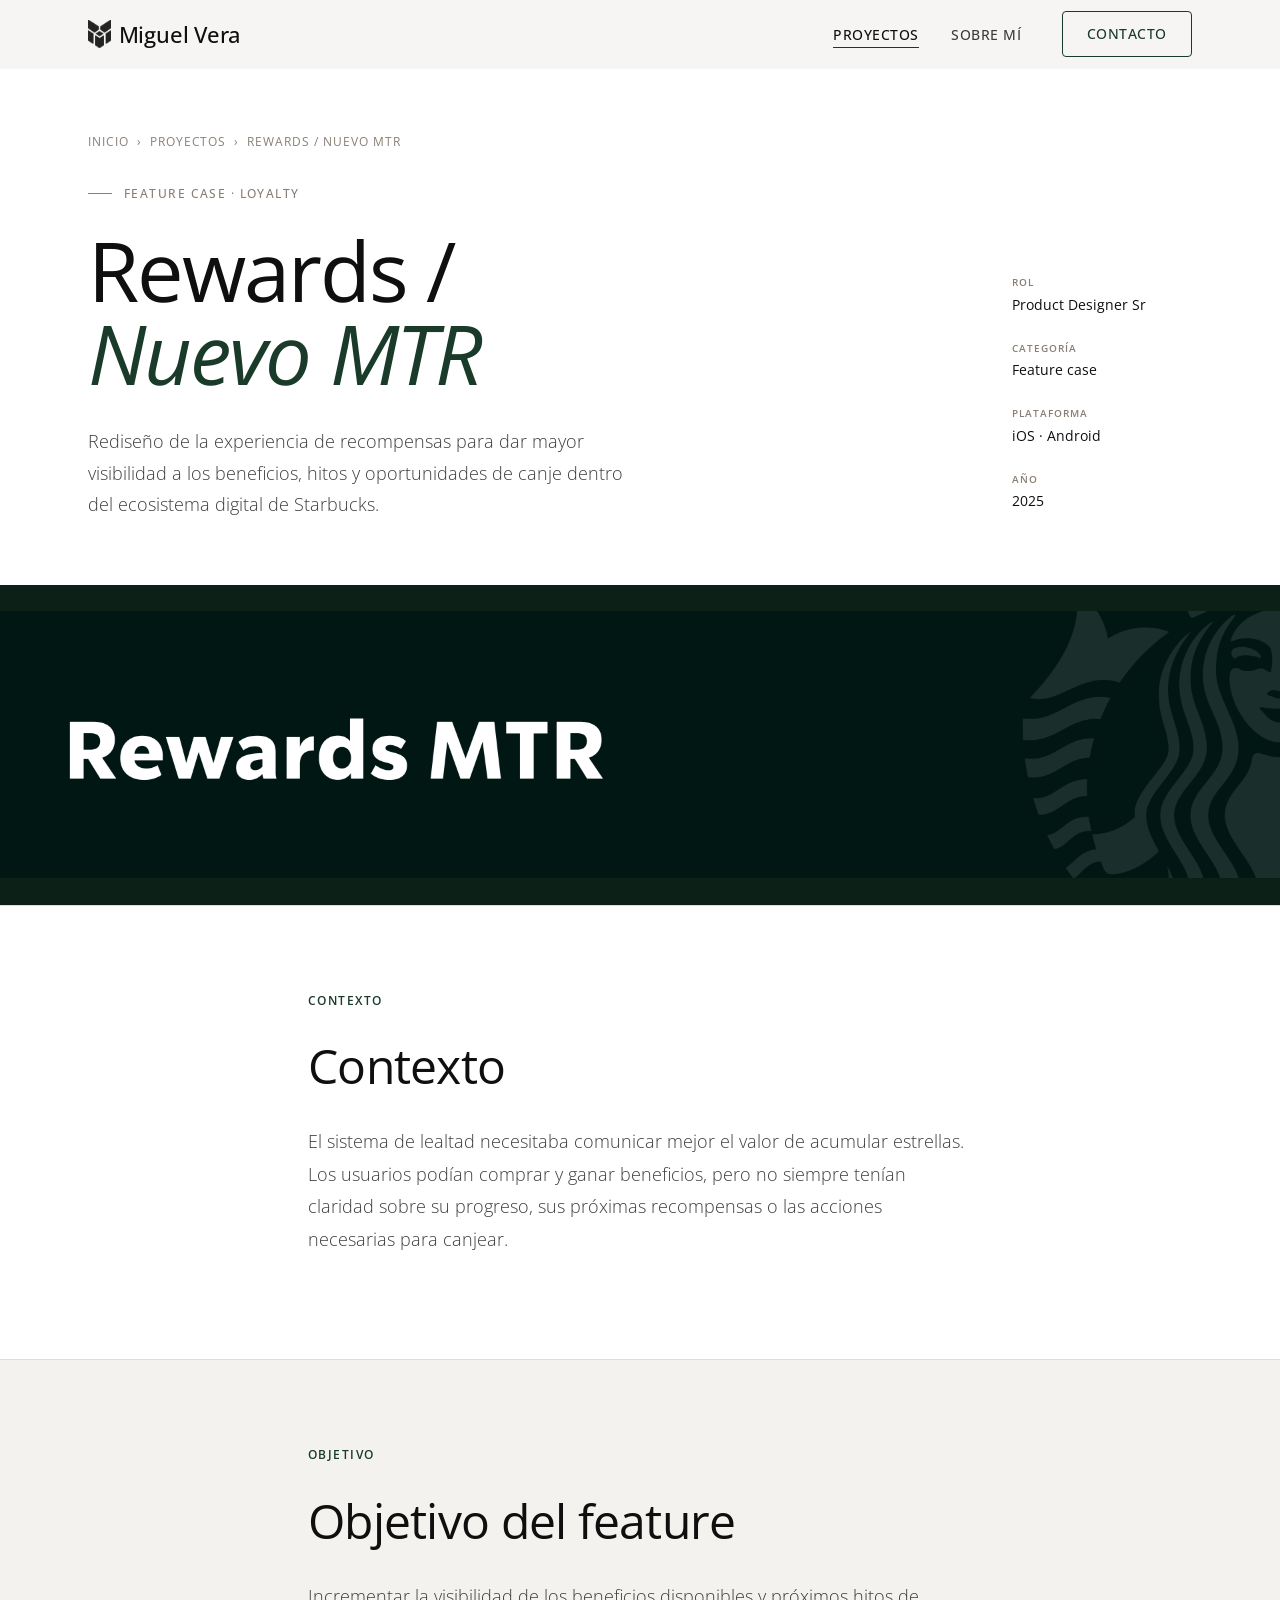
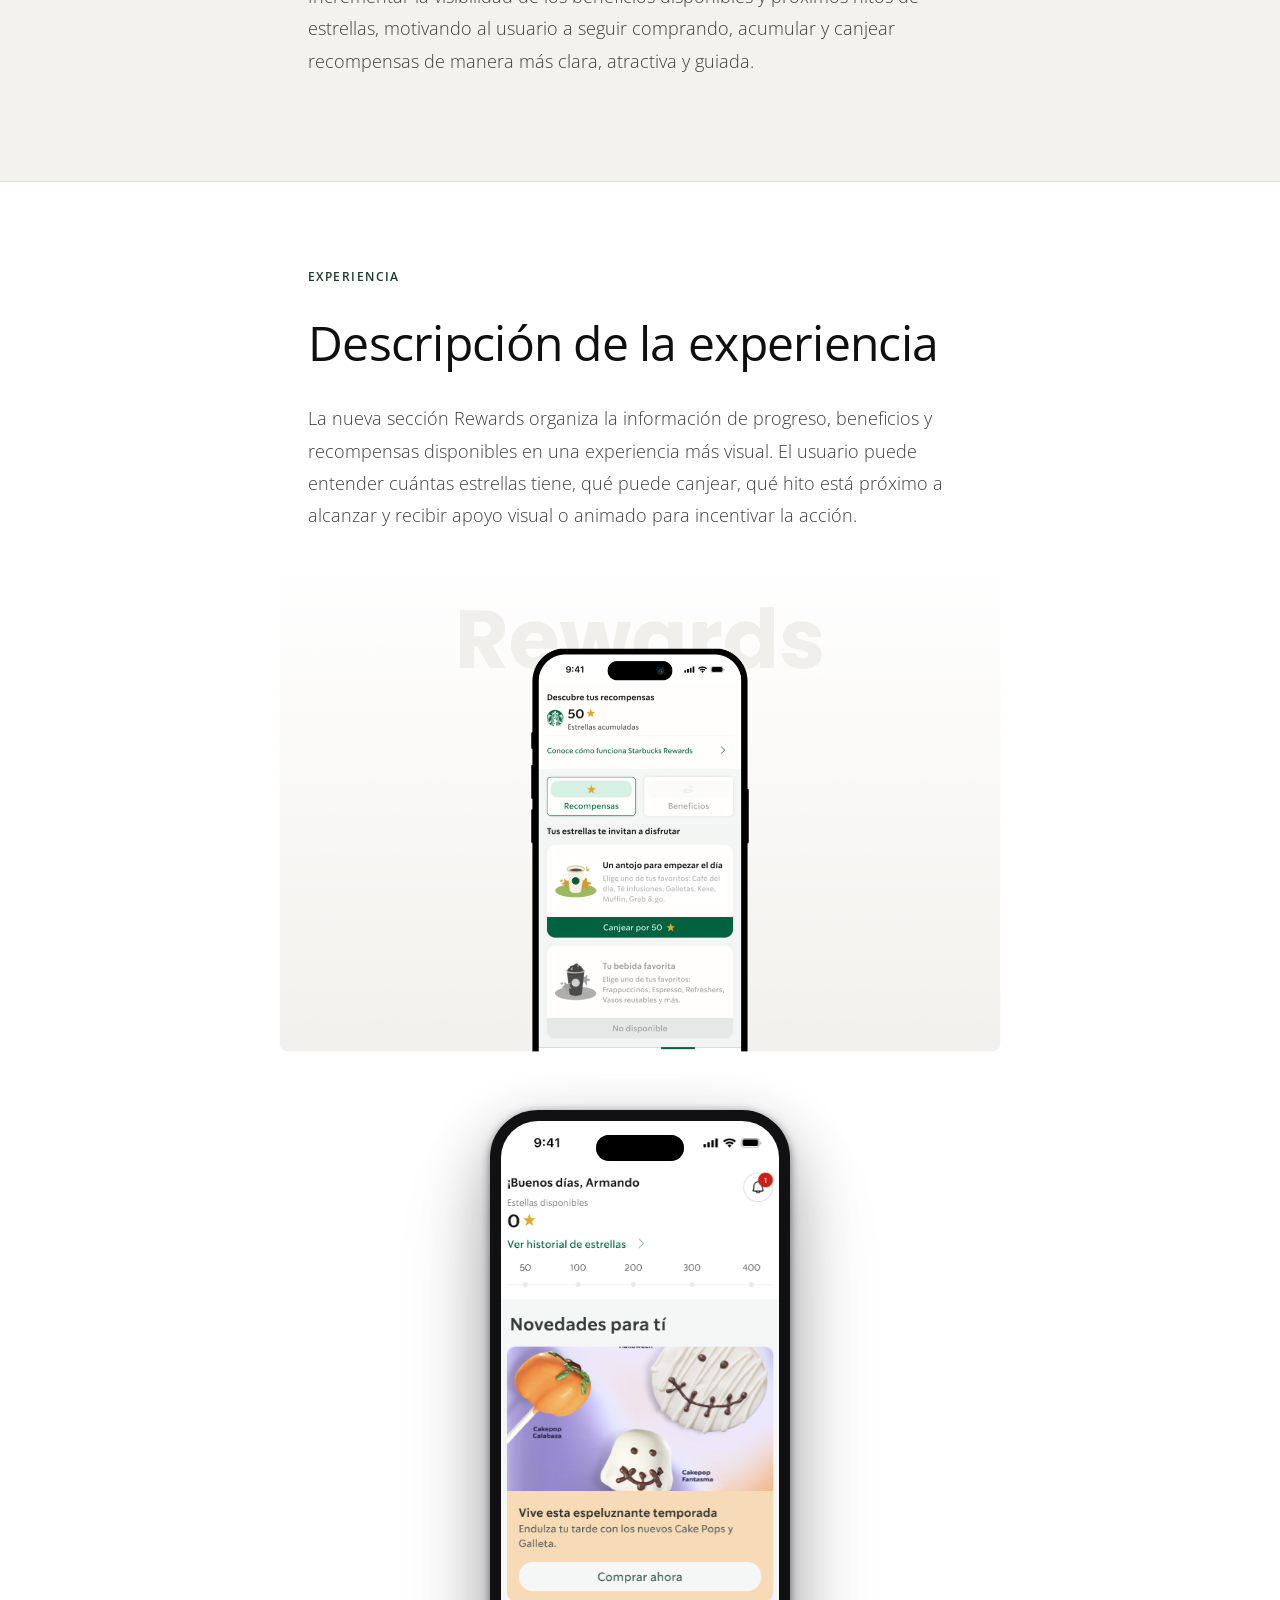
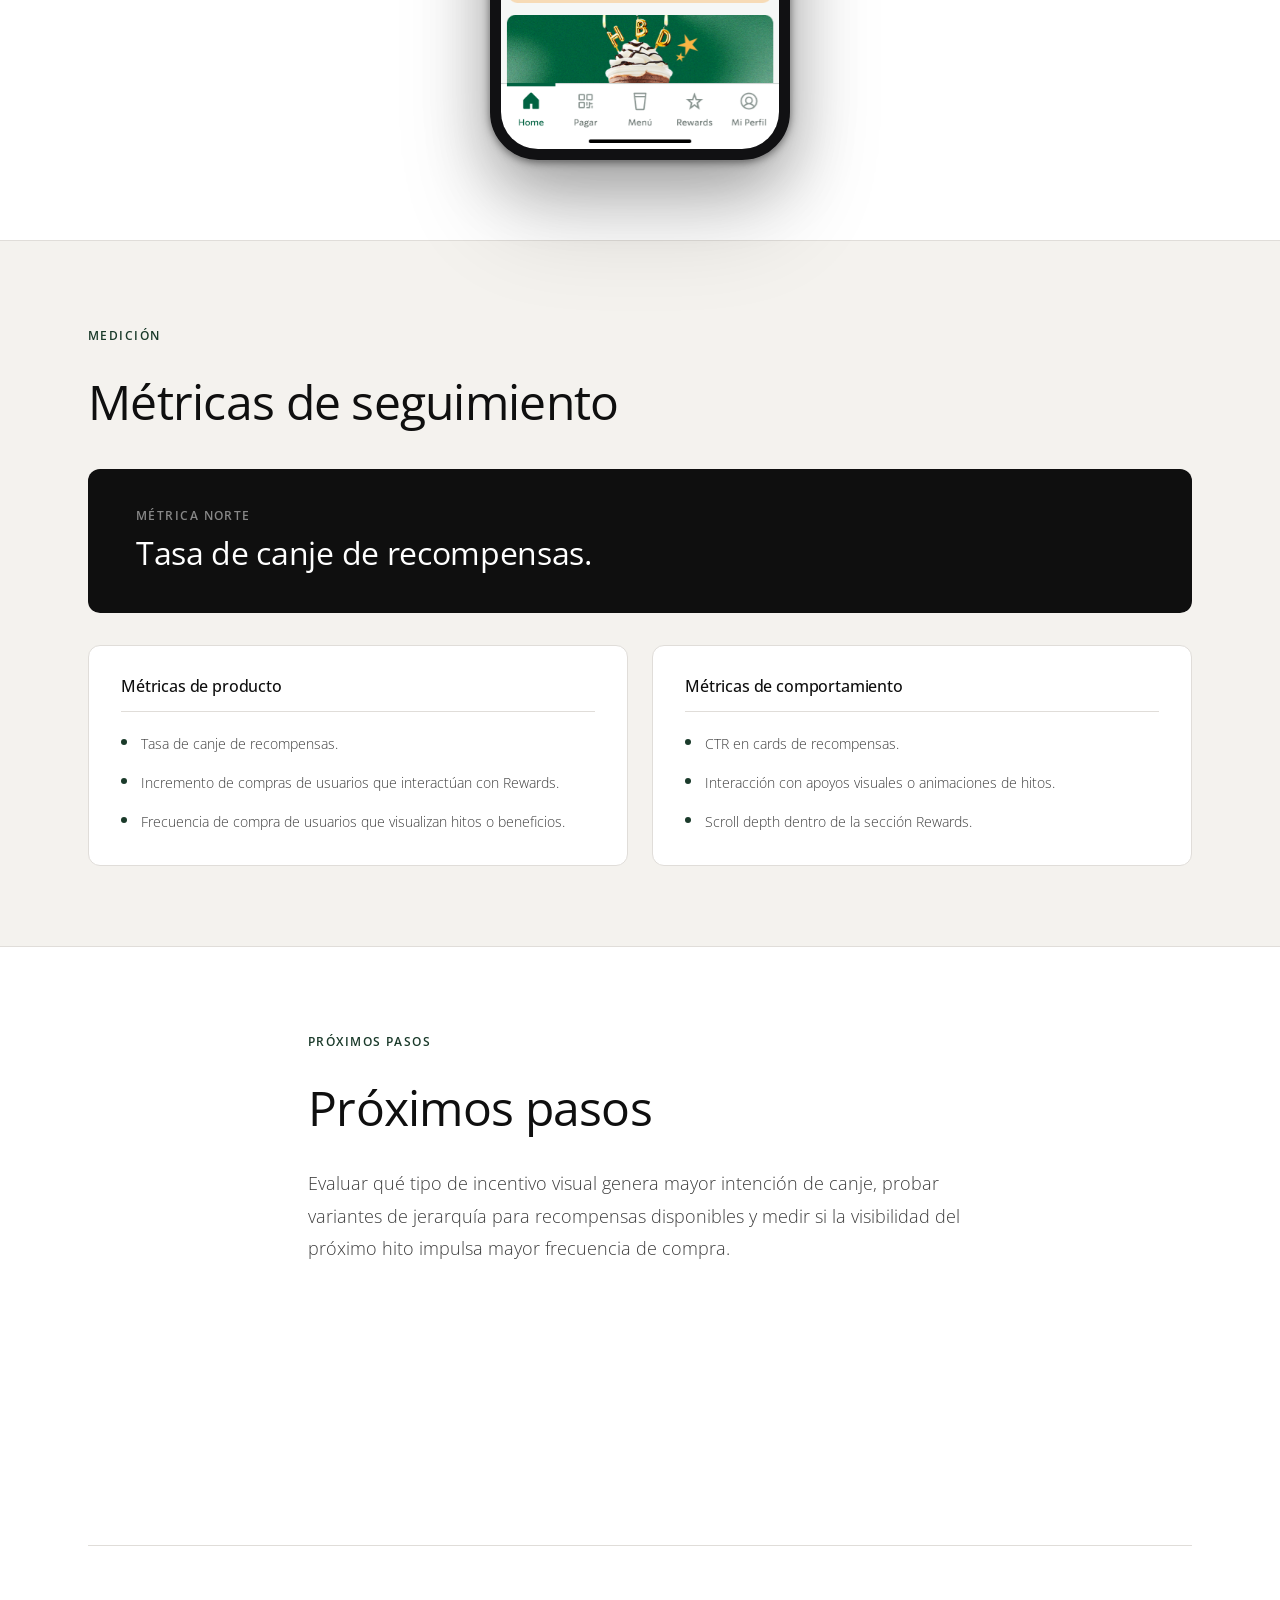
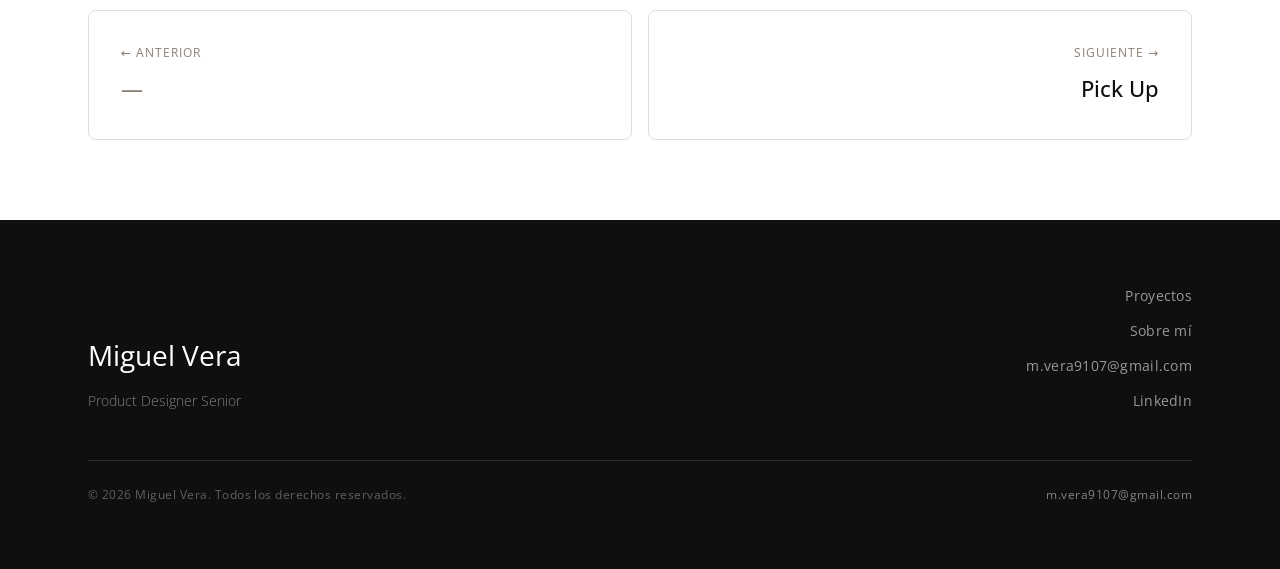
<file: case-rewards-mtr.html>
<!DOCTYPE html>
<html lang="es">
<head>
  <meta charset="UTF-8" />
  <meta name="viewport" content="width=device-width, initial-scale=1.0" />
  <meta name="description" content="Rewards / Nuevo MTR — Case Study. Rediseño de la experiencia de recompensas en la app móvil de Starbucks." />
  <title>Rewards / Nuevo MTR — Miguel Vera</title>
  <link rel="icon" href="assets/favicon/favicon.ico" type="image/x-icon" />
  <link rel="stylesheet" href="styles.css" />
  <link rel="stylesheet" href="mobile-showcase.css" />
  <link rel="preconnect" href="https://fonts.googleapis.com" />
  <link rel="preconnect" href="https://fonts.gstatic.com" crossorigin />
</head>
<body class="page-case">

  <header class="site-header" role="banner">
    <div class="container">
      <div class="header-inner">
        <button class="menu-toggle" aria-label="Abrir menú" aria-expanded="false" aria-controls="mobile-nav">
          <span></span><span></span><span></span>
        </button>
        <a href="index.html" class="header-logo" aria-label="Inicio">
          <img src="assets/logo/personal-logo.png" alt="" onerror="this.style.display='none';" />
          Miguel Vera
        </a>
        <nav class="site-nav" role="navigation" aria-label="Navegación principal">
          <ul class="nav-links" role="list">
            <li><a href="index.html#proyectos" class="nav-link active">Proyectos</a></li>
            <li><a href="index.html#sobre-mi" class="nav-link">Sobre mí</a></li>
          </ul>
          <a href="mailto:m.vera9107@gmail.com" class="nav-cta">Contacto</a>
        </nav>
      </div>
    </div>
    <nav class="mobile-nav" id="mobile-nav" role="navigation" aria-label="Navegación móvil">
      <a href="index.html#proyectos" class="nav-link">Proyectos</a>
      <a href="index.html#sobre-mi" class="nav-link">Sobre mí</a>
      <a href="mailto:m.vera9107@gmail.com" class="nav-link">Contacto</a>
    </nav>
  </header>

  <main>

    <!-- HERO -->
    <section class="cs-hero">
      <div class="container">

        <nav class="case-hero-breadcrumb animate-on-scroll" aria-label="Breadcrumb">
          <a href="index.html">Inicio</a>
          <span aria-hidden="true">›</span>
          <a href="index.html#proyectos">Proyectos</a>
          <span aria-hidden="true">›</span>
          <span>Rewards / Nuevo MTR</span>
        </nav>

        <div class="cs-hero-layout">
          <div class="cs-hero-text">
            <span class="section-label animate-on-scroll delay-1">Feature case &middot; Loyalty</span>
            <h1 class="cs-hero-title animate-on-scroll delay-2">
              Rewards /<br />
              <em>Nuevo MTR</em>
            </h1>
            <p class="cs-hero-intro animate-on-scroll delay-3">
              Rediseño de la experiencia de recompensas para dar mayor visibilidad a los beneficios, hitos y oportunidades de canje dentro del ecosistema digital de Starbucks.
            </p>
          </div>

          <dl class="cs-meta animate-on-scroll delay-3">
            <div class="cs-meta-item">
              <dt>Rol</dt>
              <dd>Product Designer Sr</dd>
            </div>
            <div class="cs-meta-item">
              <dt>Categoría</dt>
              <dd>Feature case</dd>
            </div>
            <div class="cs-meta-item">
              <dt>Plataforma</dt>
              <dd>iOS · Android</dd>
            </div>
            <div class="cs-meta-item">
              <dt>Año</dt>
              <dd>2025</dd>
            </div>
          </dl>
        </div>

      </div>

    <div class="cs-cover" style="background-image:url(assets/projects/Rewards-screen.png);">

    </div>
    </section>


    <!-- CONTEXTO -->
    <section class="cs-section case-section feature-context">
      <div class="container container--narrow">
        <span class="section-eyebrow animate-on-scroll">Contexto</span>
        <h2 class="cs-section-heading animate-on-scroll">Contexto</h2>
        <p class="case-text animate-on-scroll">
          El sistema de lealtad necesitaba comunicar mejor el valor de acumular estrellas. Los usuarios podían comprar y ganar beneficios, pero no siempre tenían claridad sobre su progreso, sus próximas recompensas o las acciones necesarias para canjear.
        </p>
      </div>
    </section>


    <!-- OBJETIVO DEL FEATURE -->
    <section class="cs-section cs-section--alt case-section feature-objective">
      <div class="container container--narrow">
        <span class="section-eyebrow animate-on-scroll">Objetivo</span>
        <h2 class="cs-section-heading animate-on-scroll">Objetivo del feature</h2>
        <p class="case-text animate-on-scroll">
          Incrementar la visibilidad de los beneficios disponibles y próximos hitos de estrellas, motivando al usuario a seguir comprando, acumular y canjear recompensas de manera más clara, atractiva y guiada.
        </p>
      </div>
    </section>


    <!-- DESCRIPCIÓN DE LA EXPERIENCIA -->
    <section class="cs-section case-section feature-description">
      <div class="container container--narrow">
        <span class="section-eyebrow animate-on-scroll">Experiencia</span>
        <h2 class="cs-section-heading animate-on-scroll">Descripción de la experiencia</h2>
        <p class="case-text animate-on-scroll">
          La nueva sección Rewards organiza la información de progreso, beneficios y recompensas disponibles en una experiencia más visual. El usuario puede entender cuántas estrellas tiene, qué puede canjear, qué hito está próximo a alcanzar y recibir apoyo visual o animado para incentivar la acción.
        </p>
      </div>

      <div class="container">
        <div class="case-banner animate-on-scroll">
          <img
            src="assets/projects/internal-banners/rewards-mtr-internal-banner.png"
            alt="Rewards / Nuevo MTR — vista del diseño"
            class="case-banner-img"
            loading="lazy"
            onerror="this.style.display='none';"
          />
        </div>
      </div>

      <div class="container">
          <div class="phone-showcase-wrapper animate-on-scroll">
            <div class="phone-mockup">
              <div class="dynamic-island"></div>

              <div class="phone-screen">
                <div class="phone-slide">
                  <img src="assets/screenshots/rewards-mtr/flow/01-home.png" alt="Home" loading="lazy" onerror="this.parentElement.style.display='none';" />
                </div>

                <div class="phone-slide">
                  <img src="assets/screenshots/rewards-mtr/flow/02-rewards-vacio.png" alt="Rewards vacío" loading="lazy" onerror="this.parentElement.style.display='none';" />
                </div>

                <div class="phone-slide">
                  <img src="assets/screenshots/rewards-mtr/flow/03-rewards-disponible.png" alt="Rewards disponible" loading="lazy" onerror="this.parentElement.style.display='none';" />
                </div>

                <div class="phone-slide">
                  <img src="assets/screenshots/rewards-mtr/flow/04-rewards-actualizado.png" alt="Rewards actualizado" loading="lazy" onerror="this.parentElement.style.display='none';" />
                </div>

                <div class="phone-slide">
                  <img src="assets/screenshots/rewards-mtr/animation/01-canje-inicio.png" alt="Inicio canje" loading="lazy" onerror="this.parentElement.style.display='none';" />
                </div>

                <div class="phone-slide">
                  <img src="assets/screenshots/rewards-mtr/animation/02-canje-progreso.png" alt="Progreso canje" loading="lazy" onerror="this.parentElement.style.display='none';" />
                </div>

                <div class="phone-slide">
                  <img src="assets/screenshots/rewards-mtr/animation/03-recompensa-ganada.png" alt="Recompensa ganada" loading="lazy" onerror="this.parentElement.style.display='none';" />
                </div>

                <div class="phone-slide">
                  <img src="assets/screenshots/rewards-mtr/animation/04-confirmacion.png" alt="Confirmación" loading="lazy" onerror="this.parentElement.style.display='none';" />
                </div>
              </div>
            </div>
          </div>
        </div>
      </div>
    </section>


    <!-- MÉTRICAS DE SEGUIMIENTO -->
    <section class="cs-section cs-section--alt case-section feature-metrics">
      <div class="container">
        <span class="section-eyebrow animate-on-scroll">Medición</span>
        <h2 class="cs-section-heading animate-on-scroll">Métricas de seguimiento</h2>

        <div class="north-metric animate-on-scroll">
          <h3>Métrica norte</h3>
          <p>Tasa de canje de recompensas.</p>
        </div>

        <div class="metrics-grid animate-on-scroll">
          <article class="metric-card">
            <h3>Métricas de producto</h3>
            <ul>
              <li>Tasa de canje de recompensas.</li>
              <li>Incremento de compras de usuarios que interactúan con Rewards.</li>
              <li>Frecuencia de compra de usuarios que visualizan hitos o beneficios.</li>
            </ul>
          </article>
          <article class="metric-card">
            <h3>Métricas de comportamiento</h3>
            <ul>
              <li>CTR en cards de recompensas.</li>
              <li>Interacción con apoyos visuales o animaciones de hitos.</li>
              <li>Scroll depth dentro de la sección Rewards.</li>
            </ul>
          </article>
        </div>
      </div>
    </section>


    <!-- PRÓXIMOS PASOS -->
    <section class="cs-section case-section feature-next-steps">
      <div class="container container--narrow">
        <span class="section-eyebrow animate-on-scroll">Próximos pasos</span>
        <h2 class="cs-section-heading animate-on-scroll">Próximos pasos</h2>
        <p class="case-text animate-on-scroll">
          Evaluar qué tipo de incentivo visual genera mayor intención de canje, probar variantes de jerarquía para recompensas disponibles y medir si la visibilidad del próximo hito impulsa mayor frecuencia de compra.
        </p>
      </div>
    </section>


    <!-- NAVEGACIÓN ENTRE CASOS -->
    <section class="cs-section">
      <div class="container">
        <div class="case-nav">
          <div class="case-nav-item">
            <p class="case-nav-direction">&larr; Anterior</p>
            <p class="case-nav-title" style="color:var(--color-muted);">—</p>
          </div>
          <a href="case-pickup.html" class="case-nav-item case-nav-item--next">
            <p class="case-nav-direction">Siguiente &rarr;</p>
            <p class="case-nav-title">Pick Up</p>
          </a>
        </div>
      </div>
    </section>

  </main>

  <footer class="site-footer" role="contentinfo">
    <div class="container">
      <div class="footer-inner">
        <div>
          <p class="footer-brand">Miguel Vera</p>
          <p class="footer-tagline">Product Designer Senior</p>
        </div>
        <nav class="footer-links" aria-label="Footer navigation">
          <a href="index.html#proyectos" class="footer-link">Proyectos</a>
          <a href="index.html#sobre-mi" class="footer-link">Sobre mí</a>
          <a href="mailto:m.vera9107@gmail.com" class="footer-link">m.vera9107@gmail.com</a>
          <a href="https://www.linkedin.com/in/miguel-vera-salazar-ux-product/" class="footer-link" target="_blank" rel="noopener noreferrer">LinkedIn</a>
        </nav>
      </div>
      <div class="footer-bottom">
        <p class="footer-copy">&copy; <span id="current-year"></span> Miguel Vera. Todos los derechos reservados.</p>
        <a href="mailto:m.vera9107@gmail.com" class="footer-copy" style="color:rgba(247,245,242,0.5);">m.vera9107@gmail.com</a>
      </div>
    </div>
  </footer>

  <script src="mobile-showcase.js"></script>
  <script src="script.js"></script>
</body>
</html>
</file>
<file: styles.css>
/* ============================================================
   PORTFOLIO — SENIOR PRODUCT DESIGNER
   styles.css — Hoja de estilos principal
   ============================================================ */

/* ============================================================
   0. FONTS
   ============================================================ */
@import url('https://fonts.googleapis.com/css2?family=Open+Sans:ital,wght@0,300..800;1,300..800&display=swap');

/* ============================================================
   1. TOKENS
   ============================================================ */
:root {
  --color-bg:          #ffffff;
  --color-bg-alt:      #f4f2ee;
  --color-surface:     #FFFFFF;
  --color-ink:         #0F0F0F;
  --color-ink-light:   #3D3D3D;
  --color-muted:       #8A7F72;
  --color-accent:      #1A3A2A;
  --color-accent-soft: #2A5240;
  --color-border:      #E0DDD9;
  --color-tag-bg:      #EAE7E2;

  --font-display: 'Open Sans', sans-serif;
  --font-body:    'Open Sans', system-ui, sans-serif;

  --text-xs:   0.75rem;
  --text-sm:   0.875rem;
  --text-base: 1rem;
  --text-md:   1.125rem;
  --text-lg:   1.375rem;
  --text-xl:   1.75rem;
  --text-2xl:  2.25rem;
  --text-3xl:  3rem;
  --text-4xl:  4rem;
  --text-5xl:  5.5rem;
  --text-6xl:  7rem;

  --space-1:  0.25rem;
  --space-2:  0.5rem;
  --space-3:  0.75rem;
  --space-4:  1rem;
  --space-5:  1.25rem;
  --space-6:  1.5rem;
  --space-8:  2rem;
  --space-10: 2.5rem;
  --space-12: 3rem;
  --space-16: 4rem;
  --space-20: 5rem;
  --space-24: 6rem;
  --space-32: 8rem;
  --space-40: 10rem;

  --container-max: 1200px;
  --container-wide: 1440px;
  --container-narrow: 760px;
  --gutter: clamp(1.25rem, 4vw, 3rem);

  --radius-sm:  4px;
  --radius-md:  8px;
  --radius-lg:  12px;

  --shadow-sm: 0 1px 3px rgba(0, 0, 0, 0.06);
  --shadow-md: 0 4px 20px rgba(0, 0, 0, 0.08);
  --shadow-lg: 0 12px 48px rgba(0, 0, 0, 0.10);

  --ease-out:  cubic-bezier(0.22, 1, 0.36, 1);
  --duration:  0.4s;
}

/* ============================================================
   2. RESET & BASE
   ============================================================ */
*,
*::before,
*::after {
  box-sizing: border-box;
  margin: 0;
  padding: 0;
}

html {
  scroll-behavior: smooth;
  -webkit-text-size-adjust: 100%;
  font-size: 16px;
}

body {
  background-color: var(--color-bg);
  color: var(--color-ink);
  font-family: var(--font-body);
  font-size: var(--text-base);
  font-weight: 400;
  line-height: 1.65;
  -webkit-font-smoothing: antialiased;
  -moz-osx-font-smoothing: grayscale;
  overflow-x: hidden;
}

img {
  display: block;
  max-width: 100%;
  height: auto;
}

a {
  color: inherit;
  text-decoration: none;
}

ul,
ol {
  list-style: none;
}

button,
input,
textarea,
select {
  font: inherit;
}

h1,
h2,
h3,
h4,
h5,
h6 {
  font-family: var(--font-display);
  font-weight: 500;
  line-height: 1.1;
  letter-spacing: -0.01em;
}

em {
  font-style: italic;
}

/* ============================================================
   3. UTILIDADES
   ============================================================ */
.container {
  width: 100%;
  max-width: var(--container-max);
  margin-inline: auto;
  padding-inline: var(--gutter);
}

.container--wide {
  max-width: var(--container-wide);
}

.container--narrow {
  max-width: var(--container-narrow);
}

.sr-only {
  position: absolute;
  width: 1px;
  height: 1px;
  padding: 0;
  margin: -1px;
  overflow: hidden;
  clip: rect(0, 0, 0, 0);
  border: 0;
}

.divider {
  width: 100%;
  height: 1px;
  background: var(--color-border);
  margin-block: var(--space-24);
}

.divider--short {
  width: 60px;
  height: 1px;
  background: var(--color-accent);
  margin-block: var(--space-8);
}

.tag {
  display: inline-flex;
  align-items: center;
  padding: var(--space-1) var(--space-3);
  background: var(--color-tag-bg);
  color: var(--color-ink-light);
  font-size: var(--text-xs);
  font-weight: 500;
  letter-spacing: 0.08em;
  text-transform: uppercase;
  border-radius: 2px;
}

.tag--accent {
  background: var(--color-accent);
  color: #fff;
}

/* ============================================================
   4. BOTONES
   ============================================================ */
.btn {
  display: inline-flex;
  align-items: center;
  justify-content: center;
  gap: var(--space-2);
  padding: 0.875rem var(--space-8);
  font-family: var(--font-body);
  font-size: var(--text-sm);
  font-weight: 500;
  letter-spacing: 0.04em;
  text-transform: uppercase;
  cursor: pointer;
  transition: all var(--duration) var(--ease-out);
  border: none;
  border-radius: var(--radius-sm);
  white-space: nowrap;
}

.btn--primary {
  background: var(--color-accent);
  color: #fff;
}

.btn--primary:hover {
  background: var(--color-accent-soft);
  transform: translateY(-1px);
  box-shadow: var(--shadow-md);
}

.btn--outline {
  background: transparent;
  color: var(--color-ink);
  border: 1.5px solid var(--color-border);
}

.btn--outline:hover {
  border-color: var(--color-ink);
  background: var(--color-ink);
  color: var(--color-bg);
}

.btn--ghost {
  background: transparent;
  color: var(--color-accent);
  padding-inline: 0;
  letter-spacing: 0.02em;
  text-transform: none;
  font-size: var(--text-sm);
  font-weight: 500;
  position: relative;
}

.btn--ghost::after {
  content: '';
  position: absolute;
  bottom: -2px;
  left: 0;
  width: 100%;
  height: 1px;
  background: var(--color-accent);
  transform: scaleX(0);
  transform-origin: left;
  transition: transform var(--duration) var(--ease-out);
}

.btn--ghost:hover::after {
  transform: scaleX(1);
}

.btn-arrow {
  display: inline-block;
  transition: transform var(--duration) var(--ease-out);
}

.btn:hover .btn-arrow {
  transform: translateX(4px);
}

/* ============================================================
   5. HEADER / NAVEGACION
   ============================================================ */
.site-header {
  position: fixed;
  top: 0;
  left: 0;
  right: 0;
  z-index: 100;
  background: rgba(247, 245, 242, 0.92);
  backdrop-filter: blur(12px);
  -webkit-backdrop-filter: blur(12px);
  border-bottom: 1px solid transparent;
  transition:
    border-color var(--duration) var(--ease-out),
    box-shadow var(--duration) var(--ease-out);
}

.site-header.scrolled {
  border-bottom-color: var(--color-border);
  box-shadow: var(--shadow-sm);
}

.header-inner {
  display: flex;
  align-items: center;
  justify-content: space-between;
  height: 68px;
}

.header-logo {
  font-family: var(--font-display);
  font-size: var(--text-lg);
  font-weight: 500;
  color: var(--color-ink);
  letter-spacing: -0.01em;
  transition: opacity var(--duration) var(--ease-out);
}

.header-logo:hover {
  opacity: 0.65;
}

.header-logo img {
  height: 32px;
  width: auto;
}

.site-nav {
  display: flex;
  align-items: center;
  gap: var(--space-10);
}

.nav-links {
  display: flex;
  align-items: center;
  gap: var(--space-8);
}

.nav-link {
  font-size: var(--text-sm);
  font-weight: 500;
  letter-spacing: 0.04em;
  text-transform: uppercase;
  color: var(--color-ink-light);
  position: relative;
  transition: color var(--duration) var(--ease-out);
}

.nav-link::after {
  content: '';
  position: absolute;
  bottom: -4px;
  left: 0;
  width: 100%;
  height: 1px;
  background: var(--color-accent);
  transform: scaleX(0);
  transform-origin: left;
  transition: transform var(--duration) var(--ease-out);
}

.nav-link:hover,
.nav-link.active {
  color: var(--color-ink);
}

.nav-link:hover::after,
.nav-link.active::after {
  transform: scaleX(1);
}

.nav-cta {
  padding: 0.625rem var(--space-6);
  font-size: var(--text-sm);
  font-weight: 500;
  letter-spacing: 0.04em;
  text-transform: uppercase;
  color: var(--color-accent);
  border: 1.5px solid var(--color-accent);
  border-radius: var(--radius-sm);
  transition: all var(--duration) var(--ease-out);
}

.nav-cta:hover {
  background: var(--color-accent);
  color: #fff;
}

.nav-cv {
  padding: 0.625rem var(--space-6);
  font-size: var(--text-sm);
  font-weight: 500;
  letter-spacing: 0.04em;
  text-transform: uppercase;
  background: var(--color-accent);
  color: #fff;
  border: 1.5px solid var(--color-accent);
  border-radius: var(--radius-sm);
  transition: all var(--duration) var(--ease-out);
  white-space: nowrap;
}

.nav-cv:hover {
  background: var(--color-accent-soft);
  border-color: var(--color-accent-soft);
  transform: translateY(-1px);
  box-shadow: var(--shadow-sm);
}

.menu-toggle {
  display: none;
  flex-direction: column;
  justify-content: center;
  gap: 5px;
  background: none;
  border: none;
  cursor: pointer;
  padding: var(--space-2);
  width: 36px;
  height: 36px;
}

.menu-toggle span {
  display: block;
  width: 100%;
  height: 1.5px;
  background: var(--color-ink);
  transition: all var(--duration) var(--ease-out);
  transform-origin: center;
}

.menu-toggle.open span:nth-child(1) {
  transform: translateY(6.5px) rotate(45deg);
}

.menu-toggle.open span:nth-child(2) {
  opacity: 0;
  transform: scaleX(0);
}

.menu-toggle.open span:nth-child(3) {
  transform: translateY(-6.5px) rotate(-45deg);
}

.mobile-nav {
  display: none;
}

.mobile-right {
  display: none;
  align-items: center;
  gap: 12px;
}

.mobile-resume-link {
  display: none;
  font-size: var(--text-sm);
  font-weight: 500;
  letter-spacing: 0.04em;
  text-transform: uppercase;
  color: var(--color-ink-light);
}

.lang-link {
  font-size: var(--text-xs);
  font-weight: 600;
  letter-spacing: 0.08em;
  text-transform: uppercase;
  color: var(--color-muted);
}

.lang-link.active {
  color: var(--color-ink);
}

/* ============================================================
   6. FOOTER
   ============================================================ */
.site-footer {
  background: var(--color-ink);
  color: var(--color-bg);
  padding-block: var(--space-16);
}

.footer-inner {
  display: grid;
  grid-template-columns: 1fr 1fr;
  gap: var(--space-12);
  align-items: end;
}

.footer-brand {
  font-family: var(--font-display);
  font-size: var(--text-xl);
  font-weight: 400;
  line-height: 1.2;
  margin-bottom: var(--space-4);
}

.footer-tagline {
  font-size: var(--text-sm);
  color: rgba(247, 245, 242, 0.5);
  font-weight: 300;
}

.footer-links {
  display: flex;
  flex-direction: column;
  align-items: flex-end;
  gap: var(--space-3);
}

.footer-link {
  font-size: var(--text-sm);
  color: rgba(247, 245, 242, 0.6);
  letter-spacing: 0.02em;
  transition: color var(--duration) var(--ease-out);
}

.footer-link:hover {
  color: var(--color-bg);
}

.footer-bottom {
  margin-top: var(--space-12);
  padding-top: var(--space-6);
  border-top: 1px solid rgba(247, 245, 242, 0.12);
  display: flex;
  justify-content: space-between;
  align-items: center;
  gap: var(--space-4);
}

.footer-copy {
  font-size: var(--text-xs);
  color: rgba(247, 245, 242, 0.35);
  letter-spacing: 0.04em;
}

/* ============================================================
   7. PAGINA: HOME — HERO
   ============================================================ */
.page-home {
  padding-top: 68px;
}

.hero {
  padding-block: var(--space-20) var(--space-16);
  border-bottom: 1px solid var(--color-border);
}

.hero-eyebrow {
  display: flex;
  align-items: center;
  gap: var(--space-4);
  margin-bottom: var(--space-10);
  opacity: 0;
  animation: fadeUp 0.7s var(--ease-out) 0.1s forwards;
}

.hero-eyebrow-line {
  width: 40px;
  height: 1px;
  background: var(--color-accent);
}

.hero-eyebrow-text {
  font-size: var(--text-xs);
  font-weight: 500;
  letter-spacing: 0.12em;
  text-transform: uppercase;
  color: var(--color-accent);
}

.hero-title {
  font-family: var(--font-display);
  font-size: clamp(var(--text-3xl), 7vw, var(--text-5xl));
  font-weight: 400;
  line-height: 1;
  letter-spacing: -0.02em;
  color: var(--color-ink);
  max-width: 880px;
  margin-bottom: var(--space-8);
  opacity: 0;
  animation: fadeUp 0.8s var(--ease-out) 0.25s forwards;
}

.hero-title em {
  color: var(--color-accent);
}

.hero-subtitle {
  font-size: clamp(var(--text-base), 2vw, var(--text-lg));
  font-weight: 300;
  color: var(--color-ink-light);
  max-width: 540px;
  line-height: 1.7;
  margin-bottom: var(--space-12);
  opacity: 0;
  animation: fadeUp 0.8s var(--ease-out) 0.4s forwards;
}

.hero-actions {
  display: flex;
  align-items: center;
  gap: var(--space-4);
  flex-wrap: wrap;
  opacity: 0;
  animation: fadeUp 0.8s var(--ease-out) 0.55s forwards;
}

.hero-meta {
  margin-top: var(--space-20);
  display: flex;
  align-items: center;
  gap: var(--space-10);
  opacity: 0;
  animation: fadeUp 0.8s var(--ease-out) 0.7s forwards;
}

.hero-meta-item {
  text-align: left;
}

.hero-meta-value {
  font-family: var(--font-display);
  font-size: var(--text-xl);
  font-weight: 600;
  color: var(--color-ink);
  display: block;
  margin-bottom: 2px;
}

.hero-meta-label {
  font-size: var(--text-xs);
  color: var(--color-muted);
  letter-spacing: 0.08em;
  text-transform: uppercase;
  font-weight: 400;
}

.hero-meta-divider {
  width: 1px;
  height: 40px;
  background: var(--color-border);
}

/* ============================================================
   8. SECCIONES GENERALES / HOME
   ============================================================ */
.section {
  padding-block: var(--space-24);
}

.section-header {
  display: flex;
  align-items: baseline;
  justify-content: space-between;
  gap: var(--space-8);
  margin-bottom: var(--space-10);
}

.section-label {
  font-size: var(--text-xs);
  font-weight: 500;
  letter-spacing: 0.12em;
  text-transform: uppercase;
  color: var(--color-muted);
  display: flex;
  align-items: center;
  gap: var(--space-3);
}

.section-label::before {
  content: '';
  display: block;
  width: 24px;
  height: 1px;
  background: var(--color-muted);
}

.section-title {
  font-family: var(--font-display);
  font-size: clamp(var(--text-2xl), 4vw, var(--text-3xl));
  font-weight: 400;
  line-height: 1.15;
  letter-spacing: -0.01em;
  color: var(--color-ink);
}

.featured-case {
  display: grid;
  grid-template-columns: 1fr 1fr;
  background: var(--color-surface);
  border: 1px solid var(--color-border);
  border-radius: var(--radius-lg);
  overflow: hidden;
  transition: box-shadow var(--duration) var(--ease-out), transform var(--duration) var(--ease-out);
  margin-bottom: var(--space-6);
}

.featured-case:hover {
  box-shadow: var(--shadow-lg);
  transform: translateY(-2px);
}

.featured-case-image {
  position: relative;
  aspect-ratio: 16 / 9;
  overflow: hidden;
  background: #0F0F0F;
}

.featured-case-image img {
  width: 100%;
  height: 100%;
  object-fit: contain;
  object-position: center;
  transition: transform 0.7s var(--ease-out);
}

.featured-case:hover .featured-case-image img {
  transform: scale(1.03);
}

.img-placeholder {
  width: 100%;
  height: 100%;
  background: linear-gradient(135deg, #D4D0CB 0%, #E8E4DF 50%, #C8C4BF 100%);
  display: none;
  flex-direction: column;
  align-items: center;
  justify-content: center;
  color: #9A9490;
  font-size: var(--text-xs);
  letter-spacing: 0.08em;
  text-transform: uppercase;
  gap: var(--space-2);
  text-align: center;
  padding: var(--space-6);
}

.img-placeholder-icon {
  width: 36px;
  height: 36px;
  opacity: 0.4;
}

.featured-case-content {
  padding: var(--space-12);
  display: flex;
  flex-direction: column;
  justify-content: space-between;
}

.case-tags {
  display: flex;
  flex-wrap: wrap;
  gap: var(--space-2);
  margin-bottom: var(--space-6);
}

.case-title {
  font-family: var(--font-display);
  font-size: clamp(var(--text-xl), 2.5vw, var(--text-2xl));
  font-weight: 500;
  line-height: 1.15;
  letter-spacing: -0.01em;
  margin-bottom: var(--space-4);
  color: var(--color-ink);
}

.case-description {
  font-size: var(--text-sm);
  color: var(--color-ink-light);
  line-height: 1.7;
  margin-bottom: var(--space-8);
  flex-grow: 1;
}

.case-meta {
  display: flex;
  flex-wrap: wrap;
  gap: var(--space-6);
  padding-top: var(--space-6);
  border-top: 1px solid var(--color-border);
  margin-bottom: var(--space-8);
}

.case-meta-item {
  display: flex;
  flex-direction: column;
  gap: 2px;
}

.case-meta-label {
  font-size: 10px;
  font-weight: 500;
  letter-spacing: 0.08em;
  text-transform: uppercase;
  color: var(--color-muted);
}

.case-meta-value {
  font-size: var(--text-sm);
  font-weight: 400;
  color: var(--color-ink);
}

.projects-grid {
  display: grid;
  grid-template-columns: repeat(2, 1fr);
  gap: var(--space-6);
}

.project-card {
  background: var(--color-surface);
  border: 1px solid var(--color-border);
  border-radius: var(--radius-lg);
  overflow: hidden;
  transition: box-shadow var(--duration) var(--ease-out), transform var(--duration) var(--ease-out);
  display: flex;
  flex-direction: column;
}

.project-card:hover {
  box-shadow: var(--shadow-md);
  transform: translateY(-2px);
}

.project-card-image {
  aspect-ratio: 16 / 9;
  overflow: hidden;
  background: #0F0F0F;
}

.project-card-image img {
  width: 100%;
  height: 100%;
  object-fit: contain;
  object-position: center;
  transition: transform 0.7s var(--ease-out);
}

.project-card:hover .project-card-image img {
  transform: scale(1.03);
}

.project-card-content {
  padding: var(--space-8);
  flex-grow: 1;
  display: flex;
  flex-direction: column;
}

.project-card-tags {
  display: flex;
  flex-wrap: wrap;
  gap: var(--space-2);
  margin-bottom: var(--space-4);
}

.project-card-title {
  font-family: var(--font-display);
  font-size: var(--text-xl);
  font-weight: 500;
  line-height: 1.2;
  letter-spacing: -0.01em;
  margin-bottom: var(--space-3);
  color: var(--color-ink);
}

.project-card-desc {
  font-size: var(--text-sm);
  color: var(--color-ink-light);
  line-height: 1.65;
  margin-bottom: var(--space-6);
  flex-grow: 1;
}

/* ============================================================
   9. CONTRIBUTIONS
   ============================================================ */
.contributions-section {
  padding-block: var(--space-24);
  background: var(--color-bg-alt);
  border-top: 1px solid var(--color-border);
}

.contributions-grid {
  display: grid;
  grid-template-columns: repeat(auto-fill, minmax(260px, 1fr));
  gap: var(--space-4);
  margin-top: var(--space-12);
}

.contribution-item {
  padding: var(--space-6);
  background: var(--color-surface);
  border: 1px solid var(--color-border);
  border-radius: var(--radius-md);
  transition: box-shadow var(--duration) var(--ease-out), border-color var(--duration) var(--ease-out);
}

.contribution-item:hover {
  border-color: var(--color-accent);
  box-shadow: var(--shadow-sm);
}

.contribution-number {
  font-family: var(--font-display);
  font-size: var(--text-3xl);
  font-weight: 300;
  color: var(--color-border);
  line-height: 1;
  margin-bottom: var(--space-4);
}

.contribution-title {
  font-size: var(--text-sm);
  font-weight: 600;
  color: var(--color-ink);
  margin-bottom: var(--space-2);
  letter-spacing: -0.01em;
}

.contribution-desc {
  font-size: var(--text-sm);
  color: var(--color-muted);
  line-height: 1.6;
  font-weight: 300;
}

/* ============================================================
   10. PAGINA: WORK
   ============================================================ */
.page-work {
  padding-top: 68px;
}

.work-hero {
  padding-block: var(--space-24) var(--space-16);
  border-bottom: 1px solid var(--color-border);
}

.work-hero-label {
  font-size: var(--text-xs);
  font-weight: 500;
  letter-spacing: 0.12em;
  text-transform: uppercase;
  color: var(--color-muted);
  margin-bottom: var(--space-6);
}

.work-hero-title {
  font-family: var(--font-display);
  font-size: clamp(var(--text-3xl), 6vw, var(--text-4xl));
  font-weight: 400;
  line-height: 1.05;
  letter-spacing: -0.02em;
  max-width: 700px;
}

.work-hero-desc {
  font-size: var(--text-md);
  color: var(--color-ink-light);
  max-width: 540px;
  margin-top: var(--space-6);
  font-weight: 300;
  line-height: 1.7;
}

/* ============================================================
   11. PAGINA: CASE STUDY BASE
   ============================================================ */
.page-case {
  padding-top: 68px;
}

.case-hero {
  padding-block: var(--space-24) var(--space-20);
  border-bottom: 1px solid var(--color-border);
}

.case-hero-breadcrumb {
  font-size: var(--text-xs);
  letter-spacing: 0.08em;
  text-transform: uppercase;
  color: var(--color-muted);
  margin-bottom: var(--space-8);
  display: flex;
  align-items: center;
  gap: var(--space-2);
}

.case-hero-breadcrumb a {
  color: var(--color-muted);
  transition: color var(--duration) var(--ease-out);
}

.case-hero-breadcrumb a:hover {
  color: var(--color-accent);
}

.case-hero-title {
  font-family: var(--font-display);
  font-size: clamp(var(--text-3xl), 6vw, var(--text-5xl));
  font-weight: 400;
  line-height: 1;
  letter-spacing: -0.02em;
  max-width: 800px;
  margin-bottom: var(--space-8);
}

.case-hero-title em {
  color: var(--color-accent);
}

.case-hero-summary {
  font-size: var(--text-md);
  color: var(--color-ink-light);
  max-width: 600px;
  line-height: 1.7;
  font-weight: 300;
  margin-bottom: var(--space-12);
}

.case-info-bar {
  display: grid;
  grid-template-columns: repeat(auto-fit, minmax(150px, 1fr));
  gap: 1px;
  background: var(--color-border);
  border: 1px solid var(--color-border);
  border-radius: var(--radius-md);
  overflow: hidden;
  margin-top: var(--space-12);
}

.case-info-item {
  background: var(--color-surface);
  padding: var(--space-6) var(--space-8);
}

.case-info-label {
  font-size: 10px;
  font-weight: 600;
  letter-spacing: 0.1em;
  text-transform: uppercase;
  color: var(--color-muted);
  margin-bottom: var(--space-2);
}

.case-info-value {
  font-size: var(--text-sm);
  font-weight: 400;
  color: var(--color-ink);
}

.case-cover {
  width: 100%;
  aspect-ratio: 16 / 7;
  overflow: hidden;
  background: var(--color-bg-alt);
  margin-block: var(--space-20);
  border-radius: var(--radius-lg);
}

.case-cover img {
  width: 100%;
  height: 100%;
  object-fit: cover;
}

.case-body {
  max-width: 720px;
  margin-inline: auto;
  padding-block: var(--space-4) var(--space-32);
}

.case-section-title {
  font-family: var(--font-display);
  font-size: clamp(var(--text-xl), 3vw, var(--text-2xl));
  font-weight: 500;
  letter-spacing: -0.01em;
  margin-bottom: var(--space-6);
  color: var(--color-ink);
}

.case-subsection-title {
  font-family: var(--font-body);
  font-size: var(--text-sm);
  font-weight: 600;
  letter-spacing: 0.08em;
  text-transform: uppercase;
  color: var(--color-accent);
  margin-bottom: var(--space-4);
}

.case-text {
  font-size: var(--text-md);
  color: var(--color-ink-light);
  line-height: 1.8;
  font-weight: 300;
  margin-bottom: var(--space-6);
}

.case-text strong {
  color: var(--color-ink);
  font-weight: 500;
}

.callout {
  padding: var(--space-8) var(--space-10);
  border-left: 3px solid var(--color-accent);
  background: rgba(26, 58, 42, 0.04);
  border-radius: 0 var(--radius-md) var(--radius-md) 0;
  margin-block: var(--space-10);
}

.callout-text {
  font-family: var(--font-display);
  font-size: var(--text-xl);
  font-weight: 400;
  font-style: italic;
  color: var(--color-ink);
  line-height: 1.5;
}

.findings-list {
  display: flex;
  flex-direction: column;
  gap: var(--space-4);
  margin-block: var(--space-6);
}

.finding-item {
  display: grid;
  grid-template-columns: 24px 1fr;
  gap: var(--space-4);
  align-items: start;
}

.finding-dot {
  width: 8px;
  height: 8px;
  border-radius: 50%;
  background: var(--color-accent);
  margin-top: 7px;
  flex-shrink: 0;
}

.finding-text {
  font-size: var(--text-md);
  color: var(--color-ink-light);
  line-height: 1.7;
  font-weight: 300;
}

.finding-text strong {
  color: var(--color-ink);
  font-weight: 500;
}

.metrics-grid {
  display: grid;
  grid-template-columns: repeat(auto-fit, minmax(180px, 1fr));
  gap: var(--space-4);
  margin-block: var(--space-10);
  padding: var(--space-10);
  background: var(--color-ink);
  border-radius: var(--radius-lg);
}

.metric-item {
  text-align: left;
}

.metric-value {
  font-family: var(--font-display);
  font-size: clamp(var(--text-3xl), 4vw, var(--text-4xl));
  font-weight: 400;
  color: #fff;
  letter-spacing: -0.02em;
  line-height: 1;
  margin-bottom: var(--space-2);
}

.metric-value em {
  font-style: normal;
  color: #8DB99A;
}

.metric-label {
  font-size: var(--text-xs);
  color: rgba(255, 255, 255, 0.5);
  letter-spacing: 0.08em;
  text-transform: uppercase;
  font-weight: 400;
}

.metric-note {
  font-size: var(--text-xs);
  color: rgba(255, 255, 255, 0.3);
  margin-top: var(--space-1);
  font-style: italic;
}

.case-image {
  width: 100%;
  aspect-ratio: 16 / 9;
  overflow: hidden;
  background: var(--color-bg-alt);
  border-radius: var(--radius-md);
  margin-block: var(--space-10);
}

.case-image img {
  width: 100%;
  height: 100%;
  object-fit: cover;
}

.case-image-caption {
  font-size: var(--text-xs);
  color: var(--color-muted);
  text-align: center;
  margin-top: var(--space-3);
  letter-spacing: 0.04em;
}

.case-nav {
  display: grid;
  grid-template-columns: 1fr 1fr;
  gap: var(--space-4);
  padding-top: var(--space-16);
  border-top: 1px solid var(--color-border);
  margin-top: var(--space-24);
}

.case-nav-item {
  padding: var(--space-8);
  border: 1px solid var(--color-border);
  border-radius: var(--radius-md);
  transition: all var(--duration) var(--ease-out);
}

.case-nav-item:hover {
  border-color: var(--color-accent);
  background: rgba(26, 58, 42, 0.03);
}

.case-nav-direction {
  font-size: var(--text-xs);
  letter-spacing: 0.08em;
  text-transform: uppercase;
  color: var(--color-muted);
  margin-bottom: var(--space-2);
}

.case-nav-title {
  font-family: var(--font-display);
  font-size: var(--text-lg);
  font-weight: 500;
  color: var(--color-ink);
}

.case-nav-item--next {
  text-align: right;
}

/* ============================================================
   12. PAGINA: RESUME
   ============================================================ */
.page-resume {
  padding-top: 68px;
}

.resume-hero {
  padding-block: var(--space-24) var(--space-20);
  border-bottom: 1px solid var(--color-border);
}

.resume-profile {
  display: grid;
  grid-template-columns: 200px 1fr;
  gap: var(--space-12);
  align-items: start;
}

.resume-photo {
  width: 200px;
  height: 200px;
  border-radius: var(--radius-lg);
  overflow: hidden;
  background: var(--color-bg-alt);
  border: 1px solid var(--color-border);
}

.resume-photo img {
  width: 100%;
  height: 100%;
  object-fit: cover;
}

.resume-name {
  font-family: var(--font-display);
  font-size: clamp(var(--text-3xl), 5vw, var(--text-4xl));
  font-weight: 400;
  letter-spacing: -0.02em;
  line-height: 1.05;
  margin-bottom: var(--space-2);
}

.resume-role {
  font-size: var(--text-lg);
  color: var(--color-accent);
  font-weight: 400;
  margin-bottom: var(--space-6);
}

.resume-location {
  font-size: var(--text-sm);
  color: var(--color-muted);
  margin-bottom: var(--space-6);
  display: flex;
  align-items: center;
  gap: var(--space-2);
}

.resume-summary {
  font-size: var(--text-md);
  color: var(--color-ink-light);
  line-height: 1.8;
  font-weight: 300;
  max-width: 560px;
}

.resume-download {
  margin-top: var(--space-6);
  display: flex;
  gap: var(--space-4);
  flex-wrap: wrap;
}

.resume-body {
  display: grid;
  grid-template-columns: 2fr 1fr;
  gap: var(--space-16);
  padding-block: var(--space-20) var(--space-32);
  align-items: start;
}

.resume-section-title {
  font-family: var(--font-display);
  font-size: var(--text-xl);
  font-weight: 500;
  margin-bottom: var(--space-8);
  padding-bottom: var(--space-4);
  border-bottom: 1px solid var(--color-border);
  color: var(--color-ink);
}

.experience-list {
  display: flex;
  flex-direction: column;
  gap: var(--space-12);
}

.experience-item {
  position: relative;
  padding-left: var(--space-6);
}

.experience-item::before {
  content: '';
  position: absolute;
  left: 0;
  top: 8px;
  width: 8px;
  height: 8px;
  border-radius: 50%;
  background: var(--color-accent);
}

.experience-item::after {
  content: '';
  position: absolute;
  left: 3.5px;
  top: 22px;
  bottom: -48px;
  width: 1px;
  background: var(--color-border);
}

.experience-item:last-child::after {
  display: none;
}

.exp-header {
  display: flex;
  justify-content: space-between;
  align-items: flex-start;
  gap: var(--space-4);
  margin-bottom: var(--space-2);
}

.exp-company {
  font-size: var(--text-sm);
  font-weight: 600;
  color: var(--color-accent);
  letter-spacing: 0.02em;
  text-transform: uppercase;
  margin-bottom: var(--space-1);
}

.exp-role {
  font-family: var(--font-display);
  font-size: var(--text-lg);
  font-weight: 500;
  color: var(--color-ink);
  line-height: 1.2;
}

.exp-date {
  font-size: var(--text-xs);
  color: var(--color-muted);
  white-space: nowrap;
  letter-spacing: 0.04em;
  margin-top: var(--space-1);
}

.exp-desc {
  font-size: var(--text-sm);
  color: var(--color-ink-light);
  line-height: 1.7;
  font-weight: 300;
  margin-top: var(--space-3);
}

.exp-achievements {
  margin-top: var(--space-4);
  display: flex;
  flex-direction: column;
  gap: var(--space-2);
}

.exp-achievement {
  font-size: var(--text-sm);
  color: var(--color-ink-light);
  line-height: 1.6;
  padding-left: var(--space-4);
  position: relative;
  font-weight: 300;
}

.exp-achievement::before {
  content: '—';
  position: absolute;
  left: 0;
  color: var(--color-muted);
}

.resume-sidebar {
  display: flex;
  flex-direction: column;
  gap: var(--space-12);
}

.skill-group-title {
  font-size: var(--text-xs);
  font-weight: 600;
  letter-spacing: 0.1em;
  text-transform: uppercase;
  color: var(--color-muted);
  margin-bottom: var(--space-4);
}

.skill-list {
  display: flex;
  flex-wrap: wrap;
  gap: var(--space-2);
}

.skill-tag {
  padding: var(--space-2) var(--space-4);
  background: var(--color-bg-alt);
  border: 1px solid var(--color-border);
  border-radius: var(--radius-sm);
  font-size: var(--text-xs);
  color: var(--color-ink-light);
  font-weight: 400;
  letter-spacing: 0.02em;
  transition: all var(--duration) var(--ease-out);
}

.skill-tag:hover {
  border-color: var(--color-accent);
  color: var(--color-accent);
}

.principles-list {
  display: flex;
  flex-direction: column;
  gap: var(--space-4);
}

.principle-item {
  display: flex;
  gap: var(--space-3);
  align-items: flex-start;
}

.principle-num {
  font-family: var(--font-display);
  font-size: var(--text-base);
  font-weight: 300;
  color: var(--color-border);
  line-height: 1.6;
  flex-shrink: 0;
  min-width: 20px;
}

.principle-text {
  font-size: var(--text-sm);
  color: var(--color-ink-light);
  line-height: 1.6;
  font-weight: 300;
}

/* ============================================================
   13. PAGINA: CONTACT
   ============================================================ */
.page-contact {
  padding-top: 68px;
}

.contact-hero {
  padding-block: var(--space-32) var(--space-24);
  border-bottom: 1px solid var(--color-border);
}

.contact-title {
  font-family: var(--font-display);
  font-size: clamp(var(--text-3xl), 7vw, var(--text-5xl));
  font-weight: 400;
  letter-spacing: -0.02em;
  line-height: 1;
  max-width: 700px;
  margin-bottom: var(--space-8);
}

.contact-title em {
  color: var(--color-accent);
}

.contact-subtitle {
  font-size: var(--text-md);
  color: var(--color-ink-light);
  max-width: 480px;
  line-height: 1.7;
  font-weight: 300;
}

.contact-body {
  display: grid;
  grid-template-columns: 1fr 1fr;
  gap: var(--space-16);
  padding-block: var(--space-20) var(--space-32);
  align-items: start;
}

.contact-info-section {
  display: flex;
  flex-direction: column;
  gap: var(--space-8);
}

.contact-method {
  padding: var(--space-6);
  border: 1px solid var(--color-border);
  border-radius: var(--radius-md);
  transition: all var(--duration) var(--ease-out);
  display: flex;
  align-items: center;
  justify-content: space-between;
  gap: var(--space-4);
}

.contact-method:hover {
  border-color: var(--color-accent);
  box-shadow: var(--shadow-sm);
}

.contact-method-label {
  font-size: var(--text-xs);
  font-weight: 600;
  letter-spacing: 0.1em;
  text-transform: uppercase;
  color: var(--color-muted);
  margin-bottom: var(--space-1);
}

.contact-method-value {
  font-size: var(--text-base);
  font-weight: 400;
  color: var(--color-ink);
}

.contact-arrow {
  color: var(--color-accent);
  font-size: var(--text-lg);
  transition: transform var(--duration) var(--ease-out);
}

.contact-method:hover .contact-arrow {
  transform: translate(3px, -3px);
}

.contact-form {
  display: flex;
  flex-direction: column;
  gap: var(--space-6);
}

.form-group {
  display: flex;
  flex-direction: column;
  gap: var(--space-2);
}

.form-label {
  font-size: var(--text-xs);
  font-weight: 600;
  letter-spacing: 0.08em;
  text-transform: uppercase;
  color: var(--color-muted);
}

.form-input,
.form-textarea {
  width: 100%;
  padding: var(--space-4) var(--space-5);
  background: var(--color-surface);
  border: 1.5px solid var(--color-border);
  border-radius: var(--radius-sm);
  font-size: var(--text-base);
  color: var(--color-ink);
  outline: none;
  transition: border-color var(--duration) var(--ease-out);
  font-family: var(--font-body);
}

.form-input:focus,
.form-textarea:focus {
  border-color: var(--color-accent);
}

.form-textarea {
  min-height: 140px;
  resize: vertical;
  line-height: 1.6;
}

::placeholder {
  color: var(--color-muted);
  font-weight: 300;
}

/* ============================================================
   14. ANIMACIONES
   ============================================================ */
@keyframes fadeUp {
  from {
    opacity: 0;
    transform: translateY(20px);
  }
  to {
    opacity: 1;
    transform: translateY(0);
  }
}

@keyframes fadeIn {
  from { opacity: 0; }
  to   { opacity: 1; }
}

.animate-on-scroll {
  opacity: 0;
  transform: translateY(12px);
  transition: opacity 0.2s var(--ease-in), transform 0.2s var(--ease-in);
}

.animate-on-scroll.visible {
  opacity: 1;
  transform: translateY(0);
}

.delay-1 { transition-delay: 0.1s; }
.delay-2 { transition-delay: 0.2s; }
.delay-3 { transition-delay: 0.3s; }
.delay-4 { transition-delay: 0.4s; }

/* ============================================================
   15. CASE STUDY EDITORIAL — cs-*
   ============================================================ */
.cs-hero {
  padding-top: var(--space-16);
  padding-bottom: 0;
  border-bottom: 1px solid var(--color-border);
}

.cs-hero-layout {
  display: grid;
  grid-template-columns: 1fr auto;
  gap: var(--space-16);
  align-items: end;
  padding-bottom: var(--space-16);
}

.cs-hero-title {
  font-family: var(--font-display);
  font-size: clamp(var(--text-3xl), 6.5vw, var(--text-5xl));
  font-weight: 400;
  line-height: 1;
  letter-spacing: -0.025em;
  color: var(--color-ink);
  margin-top: var(--space-6);
  margin-bottom: var(--space-8);
}

.is-hidden {
  display: none !important;
}

.cs-hero-title em {
  color: var(--color-accent);
}

.cs-hero-intro {
  font-size: var(--text-md);
  color: var(--color-ink-light);
  line-height: 1.75;
  font-weight: 300;
  max-width: 56ch;
}

.cs-meta {
  display: flex;
  flex-direction: column;
  gap: var(--space-6);
  min-width: 180px;
  padding-bottom: var(--space-2);
}

.cs-meta-item dt {
  font-size: 10px;
  font-weight: 600;
  letter-spacing: 0.1em;
  text-transform: uppercase;
  color: var(--color-muted);
  margin-bottom: 2px;
}

.cs-meta-item dd {
  font-size: var(--text-sm);
  font-weight: 400;
  color: var(--color-ink);
}

.cs-cover {
  width: 100%;
  height: 320px; /* 🔥 controlas el alto exacto */
  background-size: contain; /* 👈 clave */
  background-repeat: no-repeat;
  background-position: center;
  background-color: #0D2018; /* fondo consistente */
}

.cs-cover img {
  width: 100% !important;
  height: 100% !important;
  object-fit: contain !important;
  object-position: center !important;
  display: block !important;
}

.cs-section {
  padding-block: var(--space-20);
}

.cs-section--alt {
  background: var(--color-bg-alt);
  border-top: 1px solid var(--color-border);
  border-bottom: 1px solid var(--color-border);
}

.cs-section-heading {
  font-family: var(--font-display);
  font-size: clamp(var(--text-2xl), 4vw, var(--text-3xl));
  font-weight: 400;
  line-height: 1.15;
  letter-spacing: -0.015em;
  color: var(--color-ink);
  margin-top: var(--space-4);
  margin-bottom: var(--space-8);
}

.cs-two-col {
  display: grid;
  grid-template-columns: 1fr 1.4fr;
  gap: clamp(var(--space-12), 6vw, var(--space-32));
  align-items: start;
}

.cs-two-col-text .cs-section-heading {
  font-size: clamp(var(--text-xl), 3vw, var(--text-2xl));
}

.cs-friction-list {
  display: flex;
  flex-direction: column;
  gap: 0;
  list-style: none;
}

.cs-friction-item {
  display: grid;
  grid-template-columns: 2.5rem 1fr;
  gap: var(--space-4);
  padding-block: var(--space-6);
  border-bottom: 1px solid var(--color-border);
  align-items: start;
}

.cs-friction-item:first-child {
  border-top: 1px solid var(--color-border);
}

.cs-friction-num {
  font-family: var(--font-display);
  font-size: var(--text-sm);
  font-weight: 300;
  color: var(--color-muted);
  padding-top: 2px;
  letter-spacing: 0.04em;
}

.cs-friction-item div {
  font-size: var(--text-sm);
  color: var(--color-ink-light);
  line-height: 1.7;
  font-weight: 300;
}

.cs-friction-item strong {
  color: var(--color-ink);
  font-weight: 500;
}

.cs-principles {
  display: grid;
  grid-template-columns: repeat(3, 1fr);
  gap: var(--space-8);
  list-style: none;
  border-top: 1px solid var(--color-border);
  padding-top: var(--space-10);
  margin-top: var(--space-4);
}

.cs-principle-item {
  display: flex;
  flex-direction: column;
  gap: var(--space-4);
  padding-right: var(--space-6);
}

.cs-principle-item:not(:last-child) {
  border-right: 1px solid var(--color-border);
}

.cs-principle-num {
  font-family: var(--font-display);
  font-size: var(--text-xl);
  font-weight: 300;
  color: var(--color-border);
  line-height: 1;
}

.cs-principle-title {
  font-family: var(--font-display);
  font-size: var(--text-lg);
  font-weight: 500;
  letter-spacing: -0.01em;
  color: var(--color-ink);
  line-height: 1.2;
  margin-bottom: 0;
}

.cs-principle-item .case-text {
  margin-bottom: 0;
}

.cs-surface {
  padding-block: var(--space-16);
  border-bottom: 1px solid var(--color-border);
}

.cs-surface:last-child {
  border-bottom: none;
  padding-bottom: 0;
}

.cs-surface-header {
  display: grid;
  grid-template-columns: 2.5rem 1fr;
  gap: var(--space-8);
  align-items: start;
  margin-bottom: var(--space-8);
}

.cs-surface-num {
  font-family: var(--font-display);
  font-size: var(--text-md);
  font-weight: 300;
  color: var(--color-muted);
  letter-spacing: 0.04em;
  padding-top: 6px;
}

.cs-surface-title {
  font-family: var(--font-display);
  font-size: clamp(var(--text-xl), 3vw, var(--text-2xl));
  font-weight: 500;
  letter-spacing: -0.01em;
  color: var(--color-ink);
  margin-bottom: var(--space-4);
}

.cs-surface-header .case-text {
  max-width: 64ch;
  margin-bottom: 0;
}

.cs-rationale {
  font-size: var(--text-sm);
  color: var(--color-muted);
  line-height: 1.75;
  font-weight: 300;
  padding-top: var(--space-8);
  border-top: 1px solid var(--color-border);
  margin-top: var(--space-6);
}

.cs-rationale strong {
  color: var(--color-ink-light);
  font-weight: 500;
}

.cs-image-full {
  width: 100%;
  aspect-ratio: 16 / 8;
  overflow: hidden;
  background: var(--color-bg-alt);
  margin-block: var(--space-88);
}

.cs-image-full img {
  width: 100%;
  height: 100%;
  object-fit: cover;
  display: block;
}

.cs-image-full + .case-image-caption {
  margin-top: calc(-1 * var(--space-8));
  margin-bottom: var(--space-8);
  text-align: left;
}

.cs-image-split {
  display: grid;
  grid-template-columns: 1fr 1fr;
  gap: 2px;
  margin-block: var(--space-8);
  background: var(--color-border);
  overflow: hidden;
}

.cs-image-split img {
  width: 100%;
  aspect-ratio: 9 / 16;
  max-height: 600px;
  object-fit: cover;
  display: block;
}

.cs-learnings {
  display: flex;
  flex-direction: column;
  gap: 0;
  margin-top: var(--space-8);
}

.cs-learning-item {
  display: grid;
  grid-template-columns: 2.5rem 1fr;
  gap: var(--space-6);
  padding-block: var(--space-8);
  border-bottom: 1px solid var(--color-border);
  align-items: start;
}

.cs-learning-item:first-child {
  border-top: 1px solid var(--color-border);
}

.cs-learning-num {
  font-family: var(--font-display);
  font-size: var(--text-xl);
  font-weight: 300;
  color: var(--color-border);
  line-height: 1;
  padding-top: 2px;
}

.cs-learning-title {
  font-family: var(--font-display);
  font-size: var(--text-lg);
  font-weight: 500;
  letter-spacing: -0.01em;
  color: var(--color-ink);
  margin-bottom: var(--space-3);
}

.cs-learning-item .case-text {
  margin-bottom: 0;
}

.cs-related-header {
  display: flex;
  align-items: baseline;
  justify-content: space-between;
  gap: var(--space-8);
  margin-bottom: var(--space-12);
  border-bottom: 1px solid var(--color-border);
  padding-bottom: var(--space-6);
}

.cs-related-grid {
  display: grid;
  grid-template-columns: 1fr 1fr;
  gap: var(--space-10);
}

.cs-related-card {
  display: flex;
  flex-direction: column;
  gap: 0;
  text-decoration: none;
  color: inherit;
  border-bottom: 1px solid var(--color-border);
  padding-bottom: var(--space-10);
  transition: opacity var(--duration) var(--ease-out);
}

.cs-related-card:hover {
  opacity: 0.8;
}

.cs-related-card-image {
  width: 100%;
  aspect-ratio: 16 / 9;
  overflow: hidden;
  background: var(--color-bg-alt);
  margin-bottom: var(--space-6);
}

.cs-related-card-image img {
  width: 100%;
  height: 100%;
  object-fit: cover;
  transition: transform 0.7s var(--ease-out);
}

.cs-related-card:hover .cs-related-card-image img {
  transform: scale(1.03);
}

.cs-related-card-content {
  display: flex;
  flex-direction: column;
  gap: var(--space-3);
}

.cs-related-card-title {
  font-family: var(--font-display);
  font-size: var(--text-xl);
  font-weight: 500;
  letter-spacing: -0.01em;
  color: var(--color-ink);
  line-height: 1.2;
}

.cs-related-card-desc {
  font-size: var(--text-sm);
  color: var(--color-ink-light);
  line-height: 1.65;
  font-weight: 300;
  margin-bottom: var(--space-3);
}

.cs-related-card .btn--ghost {
  align-self: flex-start;
}

/* ============================================================
   16. RESPONSIVE
   ============================================================ */
@media (max-width: 900px) {
  .featured-case {
    grid-template-columns: 1fr;
  }

  .featured-case-image {
    aspect-ratio: 16 / 9;
  }

  .resume-profile {
    grid-template-columns: 140px 1fr;
    gap: var(--space-8);
  }

  .resume-photo {
    width: 140px;
    height: 140px;
  }

  .resume-body {
    grid-template-columns: 1fr;
  }

  .contact-body {
    grid-template-columns: 1fr;
  }

  .footer-inner {
    grid-template-columns: 1fr;
  }

  .footer-links {
    align-items: flex-start;
  }

  .cs-hero-layout {
    grid-template-columns: 1fr;
    gap: var(--space-10);
  }

  .cs-meta {
    flex-direction: row;
    flex-wrap: wrap;
    gap: var(--space-6) var(--space-10);
  }


  .cs-two-col {
    grid-template-columns: 1fr;
    gap: var(--space-12);
  }

  .cs-principles {
    grid-template-columns: 1fr;
  }

  .cs-principle-item:not(:last-child) {
    border-right: none;
    border-bottom: 1px solid var(--color-border);
    padding-right: 0;
    padding-bottom: var(--space-8);
  }

  .cs-image-split {
    grid-template-columns: 1fr;
  }

  .cs-image-split img {
    aspect-ratio: 16 / 9;
    max-height: none;
  }

  .cs-related-grid {
    grid-template-columns: 1fr;
    gap: var(--space-12);
  }
}

@media (max-width: 680px) {
  .nav-links,
  .nav-cta,
  .nav-cv {
    display: none;
  }

  .menu-toggle {
    display: flex;
  }

  .mobile-nav {
    position: fixed;
    inset: 68px 0 0 0;
    background: var(--color-bg);
    z-index: 99;
    display: none;
    flex-direction: column;
    align-items: center;
    justify-content: center;
    gap: var(--space-8);
    border-top: 1px solid var(--color-border);
  }

  .mobile-nav.open {
    display: flex;
  }

  .mobile-nav .nav-link {
    font-size: var(--text-xl);
    font-family: var(--font-display);
    font-weight: 400;
    text-transform: none;
    letter-spacing: 0;
  }

  .mobile-nav .nav-link--cv {
    font-family: var(--font-body);
    font-size: var(--text-sm);
    font-weight: 500;
    letter-spacing: 0.04em;
    text-transform: uppercase;
    background: var(--color-accent);
    color: #fff;
    padding: 0.75rem var(--space-8);
    border-radius: var(--radius-sm);
    margin-top: var(--space-4);
  }

  .header-inner {
    display: grid;
    grid-template-columns: 40px 1fr auto;
    align-items: center;
    gap: var(--space-3);
  }

  .menu-toggle {
    justify-self: start;
  }

  .header-logo {
    justify-self: center;
    text-align: center;
    font-size: var(--text-base);
  }

  .site-nav {
    display: contents;
  }

  .mobile-right {
    display: none;
  }

  .mobile-resume-link {
    display: none;
  }

  .hero-title {
    font-size: clamp(var(--text-2xl), 10vw, var(--text-3xl));
  }

  .hero-meta {
    flex-wrap: wrap;
    gap: var(--space-6);
  }

  .projects-grid {
    grid-template-columns: 1fr;
  }

  .section-header {
    flex-direction: column;
    align-items: flex-start;
  }

  .resume-profile {
    grid-template-columns: 1fr;
  }

  .resume-photo {
    width: 120px;
    height: 120px;
  }

  .case-info-bar {
    grid-template-columns: repeat(2, 1fr);
  }

  .metrics-grid {
    grid-template-columns: 1fr 1fr;
  }

  .case-nav {
    grid-template-columns: 1fr;
  }

  .footer-bottom {
    flex-direction: column;
    align-items: flex-start;
  }

  .cs-hero-title {
    font-size: clamp(var(--text-2xl), 10vw, var(--text-3xl));
  }

  .cs-surface-header {
    grid-template-columns: 1fr;
    gap: var(--space-2);
  }

  .cs-surface-num {
    display: none;
  }

  .cs-learning-item {
    grid-template-columns: 2rem 1fr;
    gap: var(--space-4);
  }

  .cs-friction-item {
    grid-template-columns: 2rem 1fr;
    gap: var(--space-3);
  }

  .cs-image-full {
    aspect-ratio: 4 / 3;
  }
}

@media (max-width: 400px) {
  .hero-actions {
    flex-direction: column;
    align-items: flex-start;
  }

  .btn {
    width: 100%;
  }
}

/* ============================================================
   18. HERO TAGS (fila de especialidades)
   ============================================================ */
.hero-tags {
  display: flex;
  flex-wrap: wrap;
  gap: var(--space-2);
  margin-bottom: var(--space-10);
  opacity: 0;
  animation: fadeUp 0.8s var(--ease-out) 0.45s forwards;
}

/* ============================================================
   19. PROJECTS GRID — variante 3 columnas
   ============================================================ */
.projects-grid--3 {
  grid-template-columns: repeat(3, 1fr);
}

@media (max-width: 900px) {
  .projects-grid--3 {
    grid-template-columns: repeat(2, 1fr);
  }
}

@media (max-width: 560px) {
  .projects-grid--3 {
    grid-template-columns: 1fr;
  }
}

/* ============================================================
   20. SCREENSHOT GALLERY — usado en case studies
   ============================================================ */
.screenshots-gallery {
  display: grid;
  grid-template-columns: repeat(auto-fill, minmax(180px, 1fr));
  gap: var(--space-3);
  margin-block: var(--space-10);
}

.screenshots-gallery--slides {
  grid-template-columns: repeat(auto-fill, minmax(300px, 1fr));
}

.screenshots-gallery--wide {
  grid-template-columns: repeat(auto-fill, minmax(260px, 1fr));
}

.screenshot-item {
  overflow: hidden;
  background: var(--color-bg-alt);
  border-radius: var(--radius-sm);
  border: 1px solid var(--color-border);
  transition: box-shadow var(--duration) var(--ease-out);
}

.screenshot-item:hover {
  box-shadow: var(--shadow-md);
}

.screenshot-item img {
  width: 100%;
  display: block;
  object-fit: cover;
  aspect-ratio: 9 / 16;
}

.screenshots-gallery--slides .screenshot-item img,
.screenshots-gallery--wide .screenshot-item img {
  aspect-ratio: 16 / 9;
}

.screenshot-caption {
  font-size: var(--text-xs);
  color: var(--color-muted);
  padding: var(--space-2) var(--space-3);
  letter-spacing: 0.03em;
  line-height: 1.4;
}

@media (max-width: 680px) {
  .screenshots-gallery {
    grid-template-columns: repeat(2, 1fr);
  }
  .screenshots-gallery--slides,
  .screenshots-gallery--wide {
    grid-template-columns: 1fr;
  }
}

/* ============================================================
   21. PLACEHOLDER BLOCK — imágenes o contenido pendiente
   ============================================================ */
.placeholder-block {
  padding: var(--space-16) var(--space-12);
  background: var(--color-bg-alt);
  border: 1.5px dashed var(--color-border);
  border-radius: var(--radius-md);
  display: flex;
  flex-direction: column;
  align-items: center;
  justify-content: center;
  gap: var(--space-3);
  text-align: center;
  color: var(--color-muted);
  font-size: var(--text-sm);
  letter-spacing: 0.04em;
  margin-block: var(--space-10);
}

.placeholder-block svg {
  width: 32px;
  height: 32px;
  opacity: 0.3;
}

/* ============================================================
   22. REPORT FEATURE CARD — sección Reporting System
   ============================================================ */
.report-feature {
  display: grid;
  grid-template-columns: 1fr 1fr;
  gap: var(--space-12);
  align-items: start;
  padding: var(--space-12);
  background: var(--color-surface);
  border: 1px solid var(--color-border);
  border-radius: var(--radius-lg);
  overflow: hidden;
}

.report-feature-image {
  aspect-ratio: 16 / 10;
  overflow: hidden;
  background: #0F0F0F;
  border-radius: var(--radius-md);
}

.report-feature-image img {
  width: 100%;
  height: 100%;
  object-fit: cover;
  object-position: center;
}

.report-feature:hover .report-feature-image img {
  transform: scale(1.03);
}

.report-feature-points {
  display: flex;
  flex-direction: column;
  gap: var(--space-5);
  padding-block: var(--space-4);
}

.report-point {
  display: flex;
  gap: var(--space-4);
  align-items: flex-start;
}

.report-point-num {
  font-family: var(--font-display);
  font-size: var(--text-xl);
  font-weight: 300;
  color: var(--color-border);
  line-height: 1.2;
  flex-shrink: 0;
  min-width: 2rem;
}

.report-point-text {
  font-size: var(--text-sm);
  color: var(--color-ink-light);
  line-height: 1.7;
  font-weight: 300;
}

.report-point-text strong {
  color: var(--color-ink);
  font-weight: 500;
  display: block;
  margin-bottom: 2px;
}

@media (max-width: 900px) {
  .report-feature {
    grid-template-columns: 1fr;
  }
}

/* ============================================================
   23. SECTION VARIANTS
   ============================================================ */
.section--alt {
  background: var(--color-bg-alt);
  border-top: 1px solid var(--color-border);
  border-bottom: 1px solid var(--color-border);
}

/* ============================================================
   24. CASE STUDY — galería de research (landscape)
   ============================================================ */
.research-gallery {
  display: grid;
  grid-template-columns: repeat(3, 1fr);
  gap: var(--space-3);
  margin-block: var(--space-10);
}

.research-gallery-item {
  overflow: hidden;
  background: var(--color-bg-alt);
  border-radius: var(--radius-sm);
  border: 1px solid var(--color-border);
  aspect-ratio: 4 / 3;
  transition: box-shadow var(--duration) var(--ease-out);
}

.research-gallery-item:hover {
  box-shadow: var(--shadow-md);
}

.research-gallery-item img {
  width: 100%;
  height: 100%;
  object-fit: cover;
  display: block;
}

@media (max-width: 680px) {
  .research-gallery {
    grid-template-columns: repeat(2, 1fr);
  }
}
/* ============================================================
   17. HOME HERO SPLIT
   ============================================================ */

.hero--split {
  padding-block: var(--space-24) var(--space-20);
}

.hero-split-layout {
  display: grid;
  grid-template-columns: 1.1fr 0.9fr;
  gap: var(--space-16);
  align-items: start;
}

.hero-split-text {
  max-width: 760px;
}

.hero-provenance {
  font-size: var(--text-sm);
  color: var(--color-muted);
  line-height: 1.7;
  font-weight: 400;
  margin-bottom: var(--space-8);
}

.hero-split-portrait {
  position: relative;
  align-self: start;
  display: flex;
  justify-content: flex-end;
}

.hero-portrait-frame {
  position: relative;
  width: min(100%, 420px);
  aspect-ratio: 4 / 5;
  overflow: hidden;
  border-radius: var(--radius-lg);
  background: var(--color-bg-alt);
  box-shadow: var(--shadow-md);
  z-index: 1;
}

.hero-portrait-img {
  width: 100%;
  height: 100%;
  object-fit: cover;
}

.hero-portrait-fallback {
  width: 100%;
  height: 100%;
  display: none;
  align-items: center;
  justify-content: center;
  background: linear-gradient(135deg, #d8d5cf 0%, #ece8e2 100%);
  color: var(--color-muted);
  font-size: var(--text-sm);
  letter-spacing: 0.08em;
  text-transform: uppercase;
}

.hero-portrait-accent {
  position: absolute;
  top: 20px;
  left: 20px;
  width: min(100%, 420px);
  aspect-ratio: 4 / 5;
  background: linear-gradient(135deg, rgba(0, 0, 0, 0.61), rgba(36, 37, 36, 0.678));
  border-radius: var(--radius-md);
  z-index: 0;
}

@media (max-width: 900px) {
  .hero-split-layout {
    grid-template-columns: 1fr;
    gap: var(--space-12);
  }

  .hero-split-text {
    max-width: 100%;
  }

  .hero-split-portrait {
    justify-content: flex-start;
  }

  .hero-portrait-frame,
  .hero-portrait-accent {
    width: min(100%, 360px);
  }
}

@media (max-width: 680px) {
  .hero--split {
    padding-block: var(--space-20) var(--space-16);
  }

  .hero-split-layout {
    gap: var(--space-10);
  }

  .hero-portrait-frame,
  .hero-portrait-accent {
    width: 100%;
    max-width: 320px;
  }

  .hero-provenance {
    margin-bottom: var(--space-6);
  }
}

/* ============================================================
   25. HEADER LOGO — soporte para imagen personal
   ============================================================ */
.header-logo {
  display: inline-flex;
  align-items: center;
  gap: var(--space-2);
}

.header-logo img {
  height: 28px;
  width: auto;
  display: block;
  flex-shrink: 0;
}

/* ============================================================
   26. COVERS — mostrar completo sin crop agresivo
   ============================================================ */



/* Cards en Home: imagen centrada con contain (sin crop) */
.featured-case-image img {
  object-position: center;
}

.project-card-image img {
  object-position: center;
}

/* ============================================================
   27. GALLERY FRAME — showcase oscuro para pantallas
   ============================================================ */
.gallery-frame {
  background: #1A1A1A;
  border-radius: var(--radius-lg);
  padding: var(--space-10) var(--space-8) var(--space-8);
  margin-block: var(--space-12);
}

.gallery-frame-label {
  font-size: var(--text-xs);
  font-weight: 500;
  letter-spacing: 0.1em;
  text-transform: uppercase;
  color: rgba(247, 245, 242, 0.35);
  margin-bottom: var(--space-6);
}

.gallery-frame .screenshots-gallery {
  margin-block: 0;
}

.gallery-frame .screenshot-item {
  background: #2C2C2E;
  border: 1px solid rgba(255, 255, 255, 0.08);
  border-radius: 20px;
  overflow: hidden;
}

.gallery-frame .screenshot-item img {
  border-radius: 20px 20px 0 0;
}

.gallery-frame .screenshot-caption {
  color: rgba(247, 245, 242, 0.4);
  background: #2C2C2E;
  padding: var(--space-2) var(--space-4) var(--space-3);
  border-radius: 0 0 20px 20px;
}

@media (max-width: 680px) {
  .gallery-frame {
    padding: var(--space-8) var(--space-4) var(--space-6);
  }
}

/* ============================================================
   28. CONFIDENTIALITY BLOCK — resultados con nota de privacidad
   ============================================================ */
.confidentiality-block {
  background: var(--color-bg-alt);
  border-left: 3px solid var(--color-accent);
  border-radius: 0 var(--radius-md) var(--radius-md) 0;
  padding: var(--space-8) var(--space-10);
  margin-block: var(--space-10);
}

.confidentiality-label {
  font-size: var(--text-xs);
  font-weight: 600;
  letter-spacing: 0.1em;
  text-transform: uppercase;
  color: var(--color-accent);
  margin-bottom: var(--space-4);
  display: flex;
  align-items: center;
  gap: var(--space-3);
}

.confidentiality-label::before {
  content: '';
  display: inline-block;
  width: 16px;
  height: 1px;
  background: var(--color-accent);
  flex-shrink: 0;
}

.confidentiality-text {
  font-size: var(--text-sm);
  color: var(--color-ink-light);
  line-height: 1.75;
  font-weight: 300;
  margin-bottom: 0;
}

.metrics-observed {
  display: flex;
  flex-direction: column;
  gap: var(--space-3);
  padding-top: var(--space-6);
  border-top: 1px solid var(--color-border);
  margin-top: var(--space-6);
}

.metrics-observed-label {
  font-size: var(--text-xs);
  font-weight: 600;
  letter-spacing: 0.08em;
  text-transform: uppercase;
  color: var(--color-muted);
  margin-bottom: var(--space-1);
}

.metric-observe-item {
  display: grid;
  grid-template-columns: 20px 1fr;
  gap: var(--space-3);
  align-items: start;
}

.metric-observe-dot {
  width: 6px;
  height: 6px;
  border-radius: 50%;
  background: var(--color-accent);
  margin-top: 8px;
  flex-shrink: 0;
}

.metric-observe-text {
  font-size: var(--text-sm);
  color: var(--color-ink-light);
  line-height: 1.65;
  font-weight: 300;
}

/* ============================================================
   29. REPORT LOGO — logo en case de Reporte HTML
   ============================================================ */
.report-brand-logo {
  display: flex;
  align-items: center;
  gap: var(--space-4);
  margin-bottom: var(--space-8);
  padding-bottom: var(--space-6);
  border-bottom: 1px solid var(--color-border);
}

.report-brand-logo img {
  height: 36px;
  width: auto;
  display: block;
}

/* ============================================================
   30. MOBILE CAROUSEL — horizontal scroll-snap para cards
   ============================================================ */

/* Reducir padding de secciones en mobile */
@media (max-width: 680px) {
  .section {
    padding-block: var(--space-12);
  }

  .cs-surface {
    padding-block: var(--space-10);
  }

  .section-header {
    margin-bottom: var(--space-10);
  }

  .featured-case-content {
    padding: var(--space-8);
  }
}

/* Carrusel horizontal con scroll-snap */
@media (max-width: 680px) {
  .projects-grid--carousel {
    display: flex;
    overflow-x: auto;
    overflow-y: visible;
    scroll-snap-type: x mandatory;
    -webkit-overflow-scrolling: touch;
    gap: var(--space-4);
    padding-bottom: var(--space-4);
    padding-right: var(--space-16);
    margin-right: calc(-1 * var(--gutter));
    scrollbar-width: none;
    grid-template-columns: unset;
  }

  .projects-grid--carousel::-webkit-scrollbar {
    display: none;
  }

  .projects-grid--carousel > .project-card {
    flex: 0 0 76vw;
    max-width: 300px;
    min-width: 220px;
    scroll-snap-align: start;
  }

  /* Cards compactas dentro del carousel */
  .projects-grid--carousel .project-card-content {
    padding: var(--space-5) var(--space-5) var(--space-6);
  }

  .projects-grid--carousel .project-card-title {
    font-size: var(--text-lg);
    margin-bottom: var(--space-2);
  }

  .projects-grid--carousel .project-card-desc {
    font-size: var(--text-xs);
    margin-bottom: var(--space-3);
    display: -webkit-box;
    -webkit-line-clamp: 3;
    -webkit-box-orient: vertical;
    overflow: hidden;
  }
}

/* Indicador visual de scroll horizontal en mobile */
@media (max-width: 680px) {
  .projects-grid--carousel-wrap {
    position: relative;
  }

  .projects-grid--carousel-wrap::after {
    content: '';
    position: absolute;
    top: 0;
    right: 0;
    bottom: var(--space-4);
    width: var(--space-12);
    background: linear-gradient(to right, transparent, var(--color-bg));
    pointer-events: none;
    z-index: 1;
  }

  .section--alt .projects-grid--carousel-wrap::after {
    background: linear-gradient(to right, transparent, var(--color-bg-alt));
  }
}

/* ============================================================
   31. FEATURE CASE SECTIONS — estructura homologada
   ============================================================ */

.section-eyebrow {
  display: inline-block;
  font-size: var(--text-xs);
  font-weight: 600;
  letter-spacing: 0.12em;
  text-transform: uppercase;
  color: var(--color-accent);
  margin-bottom: var(--space-3);
}

.case-section {
  /* semantic marker — padding inherited from cs-section */
}

.north-metric {
  background: var(--color-ink);
  border-radius: var(--radius-lg);
  padding: var(--space-10) var(--space-12);
  margin-top: var(--space-10);
  margin-bottom: var(--space-8);
}

.north-metric h3 {
  font-size: var(--text-xs);
  font-weight: 600;
  letter-spacing: 0.12em;
  text-transform: uppercase;
  color: rgba(255, 255, 255, 0.5);
  margin-bottom: var(--space-3);
}

.north-metric p {
  font-family: var(--font-display);
  font-size: clamp(var(--text-xl), 2.5vw, var(--text-2xl));
  font-weight: 400;
  color: #fff;
  line-height: 1.2;
  letter-spacing: -0.01em;
}

.feature-metrics .metrics-grid {
  display: grid;
  grid-template-columns: 1fr 1fr;
  gap: var(--space-6);
  background: transparent;
  padding: 0;
  margin-block: var(--space-8) 0;
  border-radius: 0;
}

.metric-card {
  background: var(--color-surface);
  border: 1px solid var(--color-border);
  border-radius: var(--radius-lg);
  padding: var(--space-8);
}

.metric-card h3 {
  font-family: var(--font-display);
  font-size: var(--text-base);
  font-weight: 500;
  letter-spacing: -0.01em;
  color: var(--color-ink);
  margin-bottom: var(--space-5);
  padding-bottom: var(--space-4);
  border-bottom: 1px solid var(--color-border);
}

.metric-card ul {
  display: flex;
  flex-direction: column;
  gap: var(--space-4);
}

.metric-card ul li {
  font-size: var(--text-sm);
  color: var(--color-ink-light);
  line-height: 1.65;
  font-weight: 300;
  padding-left: var(--space-5);
  position: relative;
}

.metric-card ul li::before {
  content: '';
  position: absolute;
  left: 0;
  top: 7px;
  width: 6px;
  height: 6px;
  border-radius: 50%;
  background: var(--color-accent);
}

@media (max-width: 680px) {
  .feature-metrics .metrics-grid {
    grid-template-columns: 1fr;
  }

  .north-metric {
    padding: var(--space-8);
  }
}
</file>
<file: mobile-showcase.css>
/* ================================================================
   MOBILE SHOWCASE — Phone Mockup Component
   iPhone realista + flow/animation integrados en secuencia única
   ================================================================ */

/* ── 1. Showcase wrapper — centrado, sin card ── */
.phone-showcase-wrapper {
  display: flex;
  flex-direction: column;
  align-items: center;
  gap: 18px;
  max-width: 360px;
  margin: 48px auto 0;
}

/* ── 2. Phone mockup — iPhone premium ── */
.phone-mockup {
  position: relative;
  width: min(300px, 80vw);
  aspect-ratio: 9 / 19.5;
  background: #060608;
  border: 11px solid #111113;
  border-radius: 48px;
  box-shadow:
    0 0 0 0.5px rgba(255, 255, 255, 0.08),
    0 2px 8px rgba(0, 0, 0, 0.50),
    0 24px 64px rgba(0, 0, 0, 0.30),
    0 60px 100px rgba(0, 0, 0, 0.14);
  overflow: hidden;
}

/* ── 3. Dynamic Island ── */
.dynamic-island {
  position: absolute;
  top: 14px;
  left: 50%;
  transform: translateX(-50%);
  width: 88px;
  height: 26px;
  background: #000000;
  border-radius: 999px;
  z-index: 10;
  box-shadow: inset 0 1px 3px rgba(0, 0, 0, 0.9);
}

/* ── 4. Screen area ── */
.phone-screen {
  position: absolute;
  inset: 0;
  overflow: hidden;
}

/* ── 5. Slides ── */
.phone-slide {
  position: absolute;
  inset: 0;
  opacity: 0;
  transition: opacity 0.65s cubic-bezier(0.4, 0, 0.2, 1);
  will-change: opacity;
}

.phone-slide.is-active {
  opacity: 1;
}

.phone-slide img {
  width: 100%;
  height: 100%;
  object-fit: cover;
  object-position: top center;
  display: block;
  user-select: none;
  pointer-events: none;
}

/* ── 6. Dot navigation ── */
.phone-dots {
  display: flex;
  gap: 6px;
  align-items: center;
  justify-content: center;
  flex-wrap: wrap;
  max-width: 220px;
}

.phone-dot {
  width: 6px;
  height: 6px;
  border-radius: 50%;
  background: rgba(26, 26, 26, 0.15);
  border: none;
  padding: 0;
  cursor: pointer;
  transition: background 0.25s ease, transform 0.25s ease;
  flex-shrink: 0;
}

.phone-dot.is-active {
  background: #1a1a1a;
  transform: scale(1.5);
}

.phone-dot:hover:not(.is-active) {
  background: rgba(26, 26, 26, 0.4);
}

/* ── 7. Screen label ── */
.phone-screen-label {
  font-size: 10px;
  font-weight: 500;
  letter-spacing: 0.12em;
  text-transform: uppercase;
  color: rgba(0, 0, 0, 0.28);
  text-align: center;
  margin: 0;
  min-height: 14px;
}

/* ── 8. Case Banner ── */
.case-banner {
  border-radius: 16px;
  overflow: hidden;
  background: #ffffff;
  max-width: 900px;
  margin: 0 auto;
}

.case-banner-img {
  width: 100%;
  aspect-ratio: 16 / 9;
  object-fit: contain;
  object-position: center;
  display: block;
  background: #ffffff;
}

/* ── 9. Responsive ── */
@media (max-width: 600px) {
  .phone-showcase-wrapper {
    max-width: calc(100% - 32px);
    margin: 32px auto 0;
  }

  .phone-mockup {
    width: min(260px, 76vw);
    border-radius: 42px;
    border-width: 10px;
  }

  .dynamic-island {
    width: 76px;
    height: 22px;
    top: 12px;
  }
}
</file>
